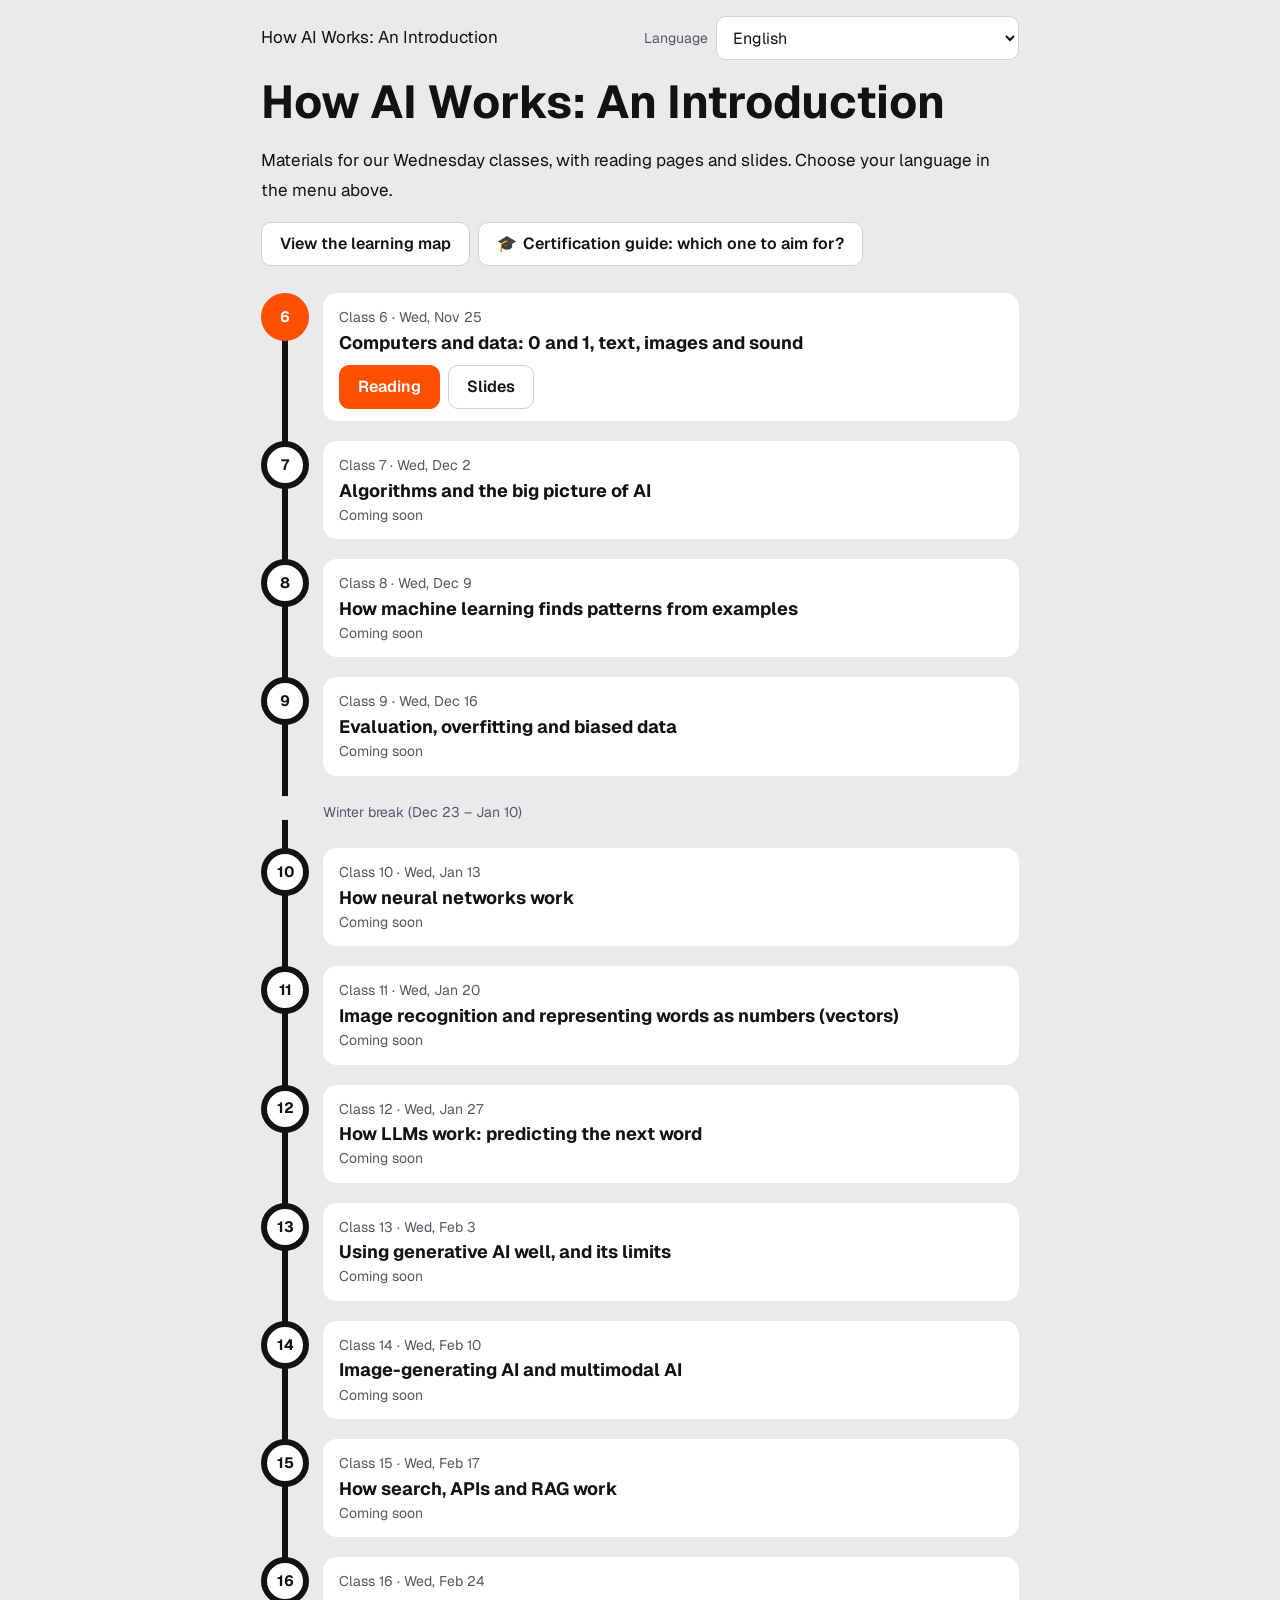
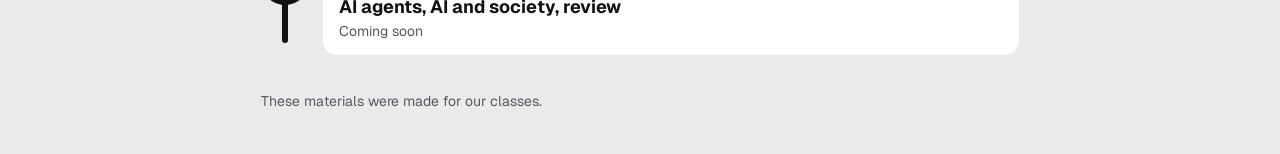
<file: index.html>
<!DOCTYPE html>
<html lang="ja">
<head>
<meta charset="utf-8">
<meta name="viewport" content="width=device-width, initial-scale=1">
<title>AI のしくみ入門</title>
<link rel="preconnect" href="https://fonts.googleapis.com"><link rel="preconnect" href="https://fonts.gstatic.com" crossorigin>
<link href="https://fonts.googleapis.com/css2?family=Geist:wght@400;600;700&family=Noto+Sans+JP:wght@400;700&family=Noto+Sans+SC:wght@400;700&family=Noto+Sans+Devanagari:wght@400;700&family=Noto+Sans+Bengali:wght@400;700&family=Noto+Sans+Sinhala:wght@400;700&family=Noto+Sans+Myanmar:wght@400;700&display=swap" rel="stylesheet">
<link rel="stylesheet" href="assets/style.css">
<style>
.route{list-style:none;margin:0;padding:0;position:relative}
.route::before{content:"";position:absolute;left:21px;top:22px;bottom:22px;width:6px;background:var(--line);border-radius:3px}
.route li{position:relative;display:grid;grid-template-columns:48px minmax(0,1fr);gap:14px;padding:10px 0;align-items:start}
.dot{width:48px;height:48px;border-radius:50%;background:var(--card);border:6px solid var(--line);display:grid;place-items:center;font-weight:700;font-size:15px;position:relative;z-index:1}
.route li.open .dot{background:var(--acc);border-color:var(--acc);color:#fff}
.route li.brk{grid-template-columns:48px minmax(0,1fr)}
.route li.brk .dot{border-style:dashed;border-color:var(--sub);background:var(--bg);width:48px;height:24px;border-width:0}
.st{background:var(--card);border-radius:14px;padding:12px 16px}
.st .d{font-size:14px;color:var(--sub)}
.st .t{font-weight:700;font-size:18px;line-height:1.4}
.st .acts{display:flex;flex-wrap:wrap;gap:8px;margin-top:10px}
.brk .st{background:none;padding:4px 0;color:var(--sub);font-size:14px}
</style>
</head>
<body>
<div class="wrap">
 <div class="top"><span class="home" data-t="siteTitle"></span><label class="langsel"><span data-t="lang"></span><select id="lang"></select></label></div>
 <h1 data-t="siteTitle"></h1>
 <p data-t="siteLead"></p>
 <p style="display:flex;flex-wrap:wrap;gap:8px"><a class="btn" href="map.html" id="maplink" data-t="mapLink"></a><a class="btn" id="certlink" href="https://tomo0916.github.io/ds/certs/">🎓 <span id="certtxt"></span></a></p>
 <ol class="route" id="route"></ol>
 <footer data-t="footer"></footer>
</div>
<script src="assets/core.js"></script>
<script src="assets/schedule.js"></script>
<script>
{
const { rb, esc, fill, detect, loadAll, langSelect, apply, fillText, locale } = window.AI;
let lang = detect();
async function render() {
  const [U] = await loadAll(["assets/i18n"], lang);
  apply(lang); fillText(U.ui); document.getElementById("maplink").href=`map.html?lang=${lang}`; document.getElementById("certtxt").innerHTML = rb(U.ui.certs); document.getElementById("certlink").href = `https://tomo0916.github.io/ds/certs/?lang=${lang}`; document.title = AI.plain(U.ui.siteTitle);
  const items = [];
  SCHEDULE.forEach((s, j) => {
    if (s.breakBefore) items.push(`<li class="brk"><span class="dot"></span><div class="st">${rb(U.ui.winterBreak)}</div></li>`);
    const open = s.ready;
    const d = fmtDate(s.date, locale(lang));
    const acts = open ? `<div class="acts"><a class="btn primary" href="lessons/${s.id}/index.html?lang=${lang}">${rb(U.ui.read)}</a><a class="btn" href="lessons/${s.id}/slides.html?lang=${lang}">${rb(U.ui.slides)}</a></div>` : `<div class="d">${rb(U.ui.soon)}</div>`;
    items.push(`<li class="${open ? "open" : ""}"><span class="dot">${s.n}</span><div class="st"><div class="d">${rb(fill(U.ui.cls, { k: s.n }))} · ${esc(d)}</div><div class="t">${rb(U.sessions[j])}</div>${acts}</div></li>`);
  });
  document.getElementById("route").innerHTML = items.join("");
}
langSelect(document.getElementById("lang"), lang, v => { lang = v; render(); });
render();
}
</script>
</body>
</html>
</file>
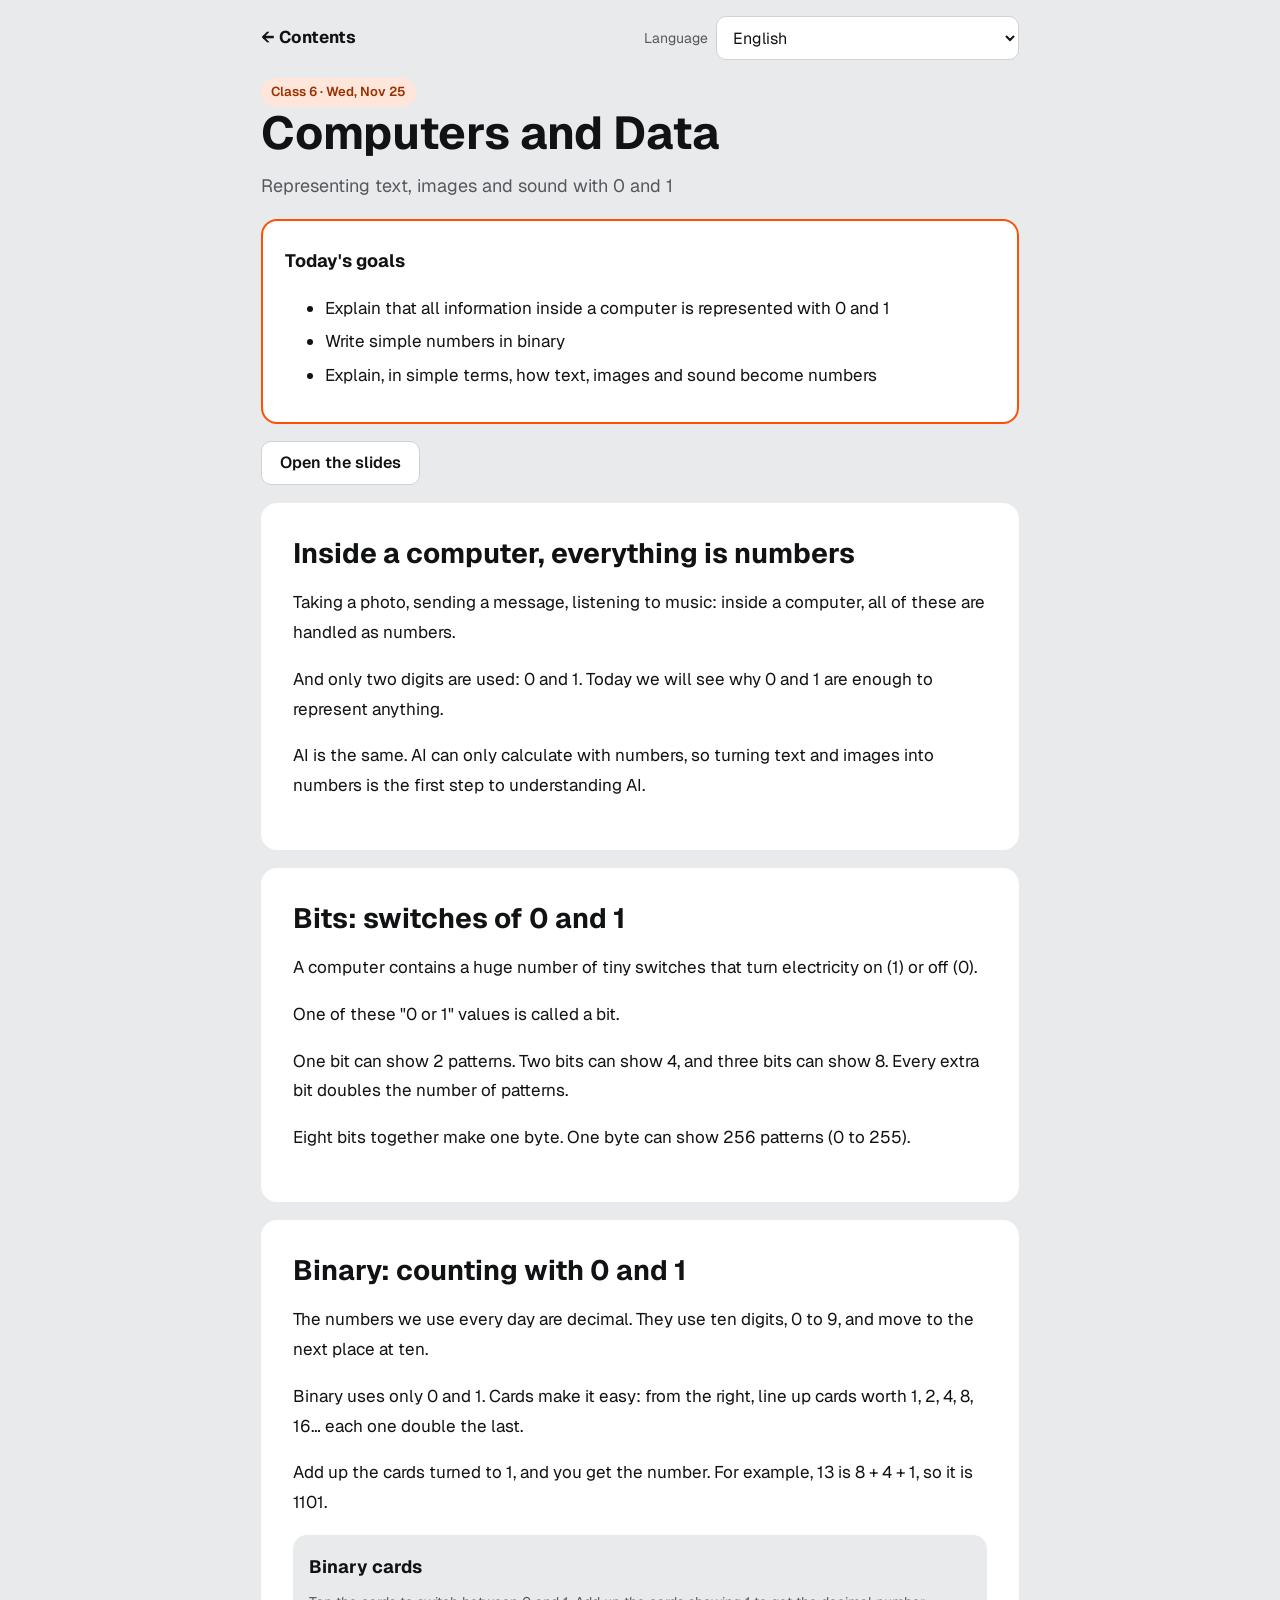
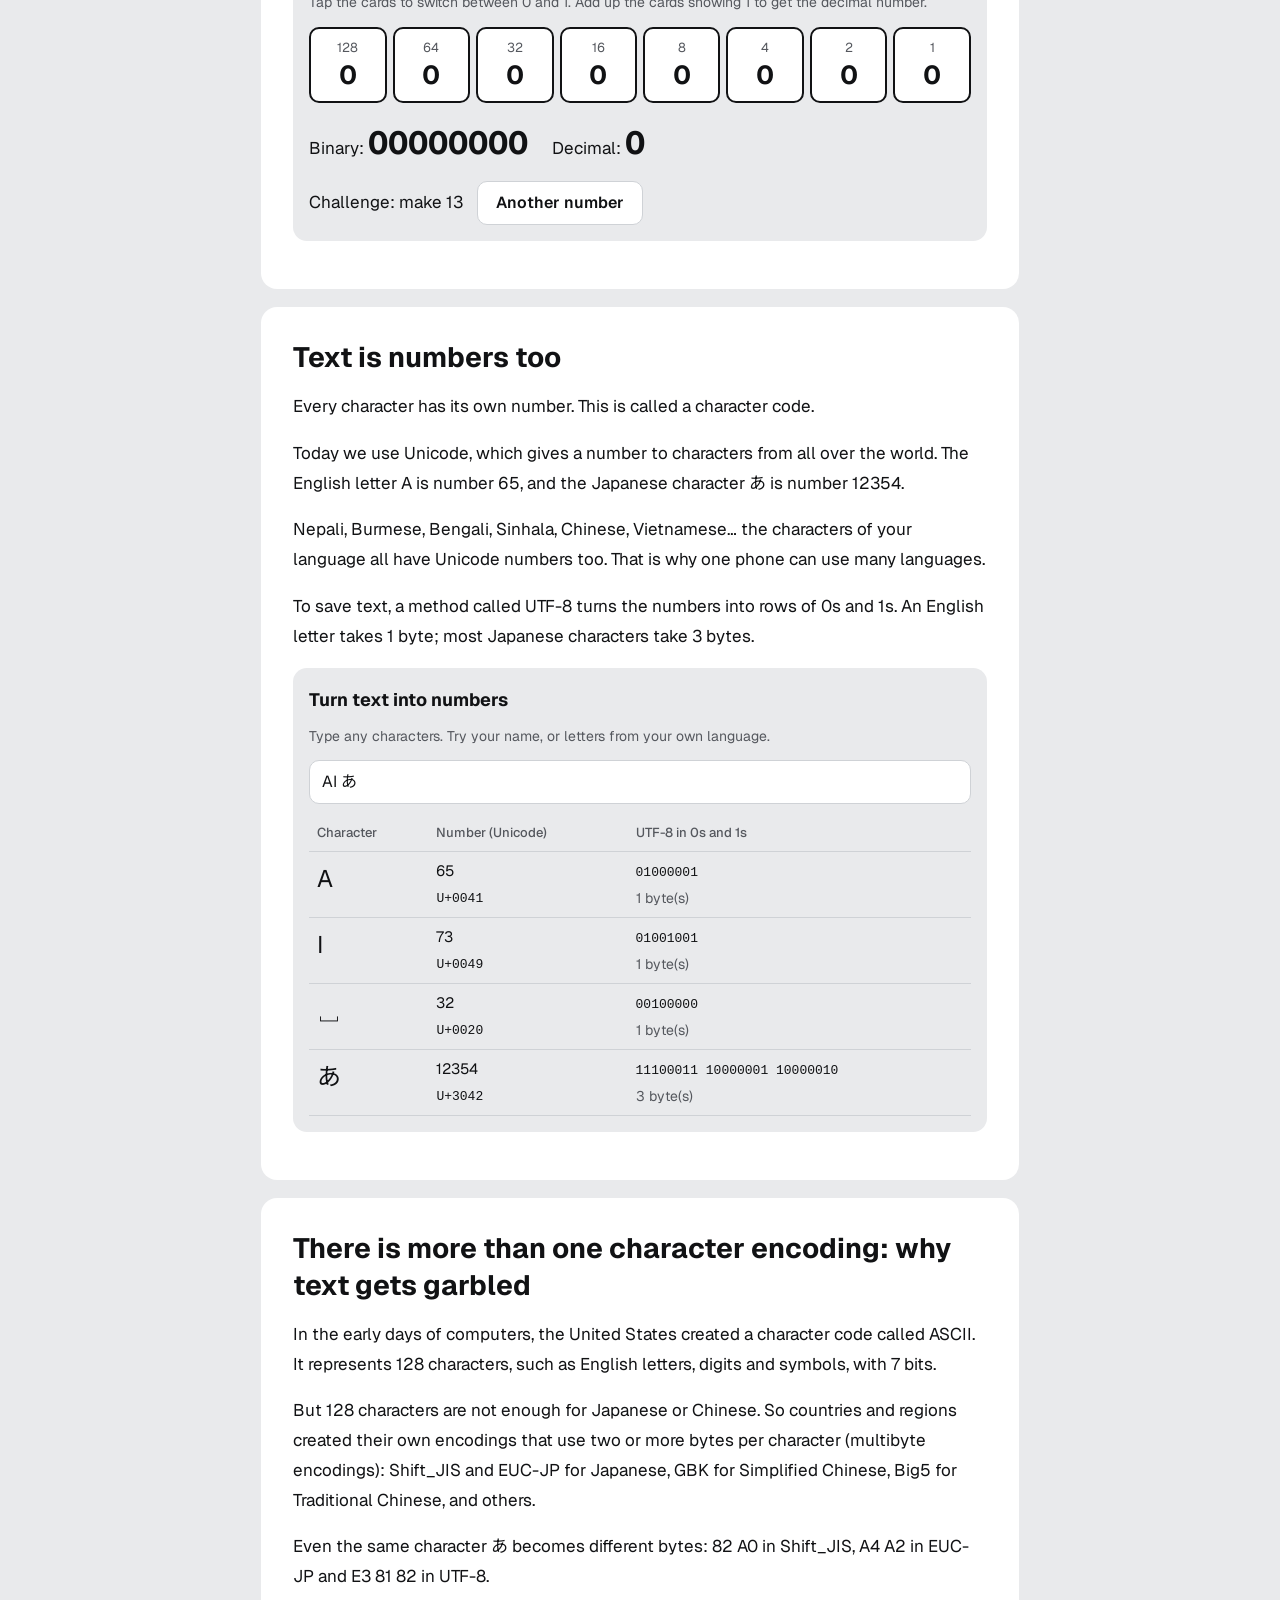
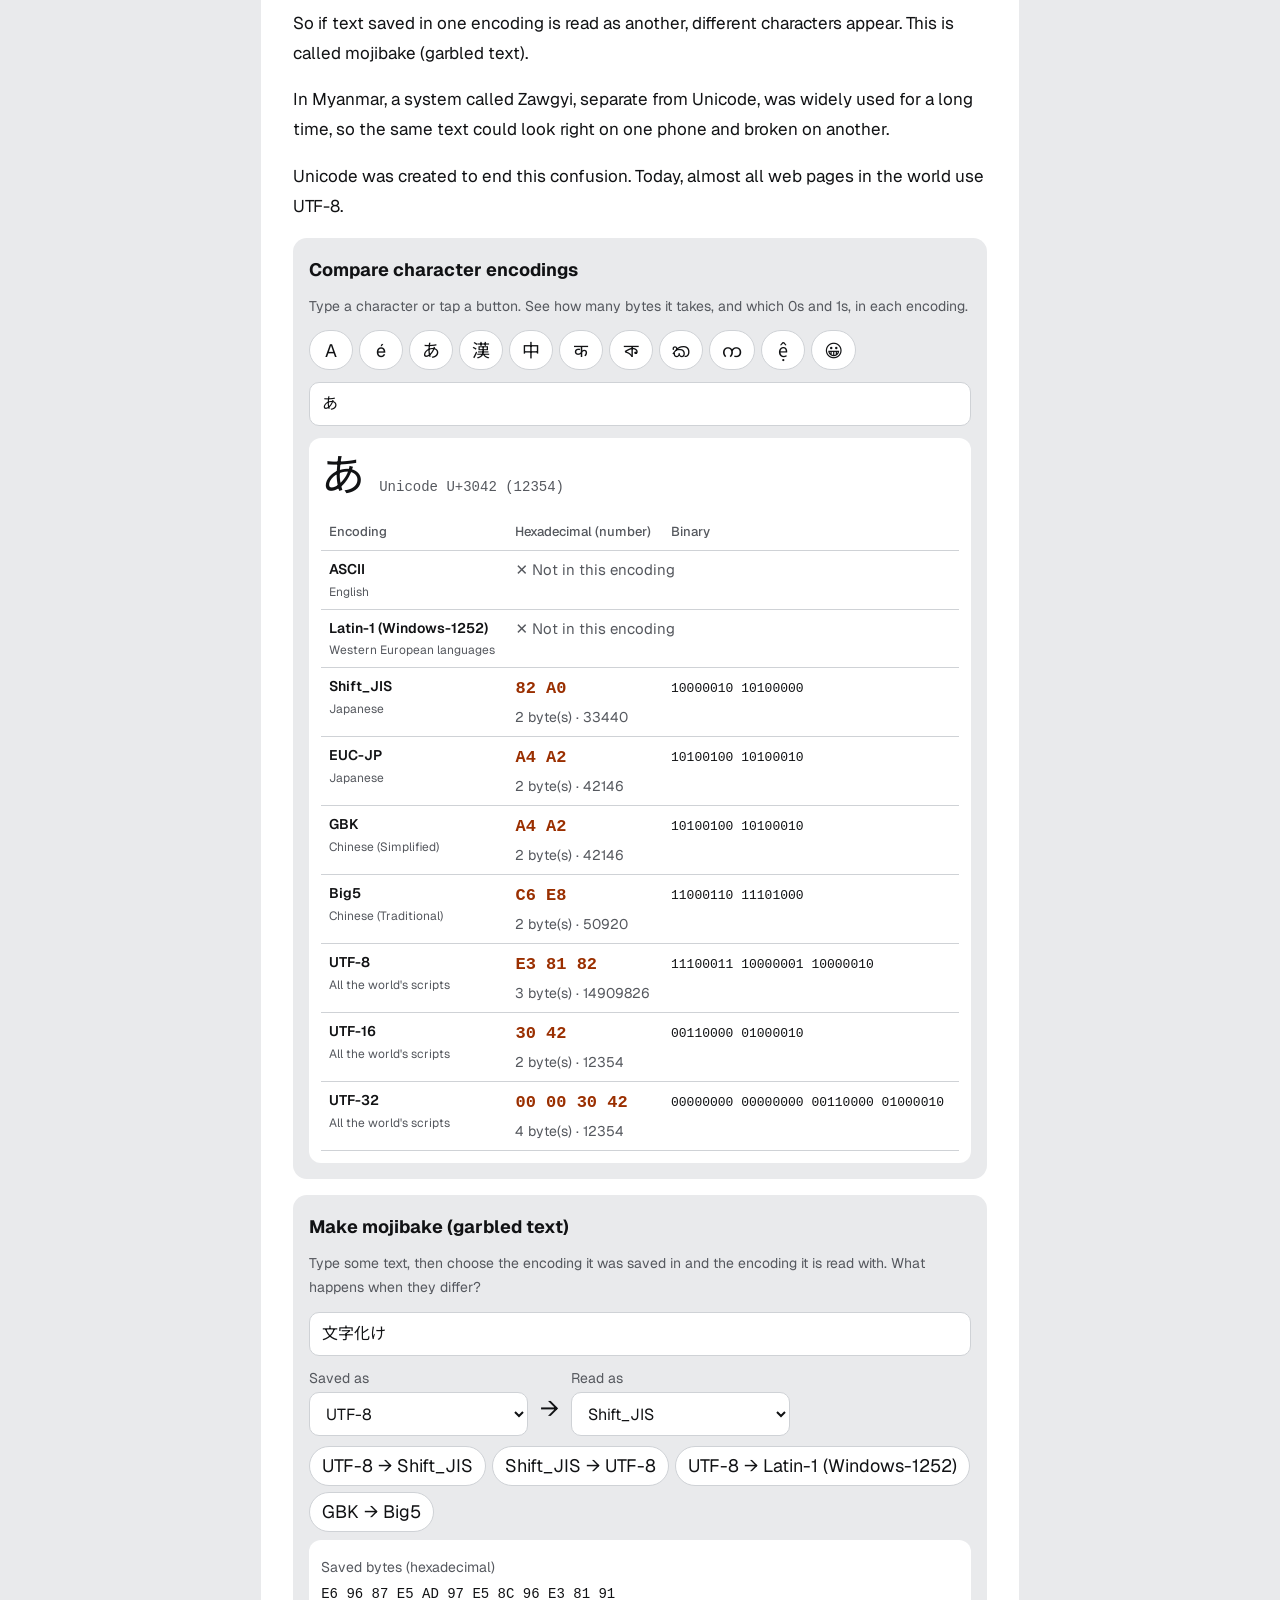
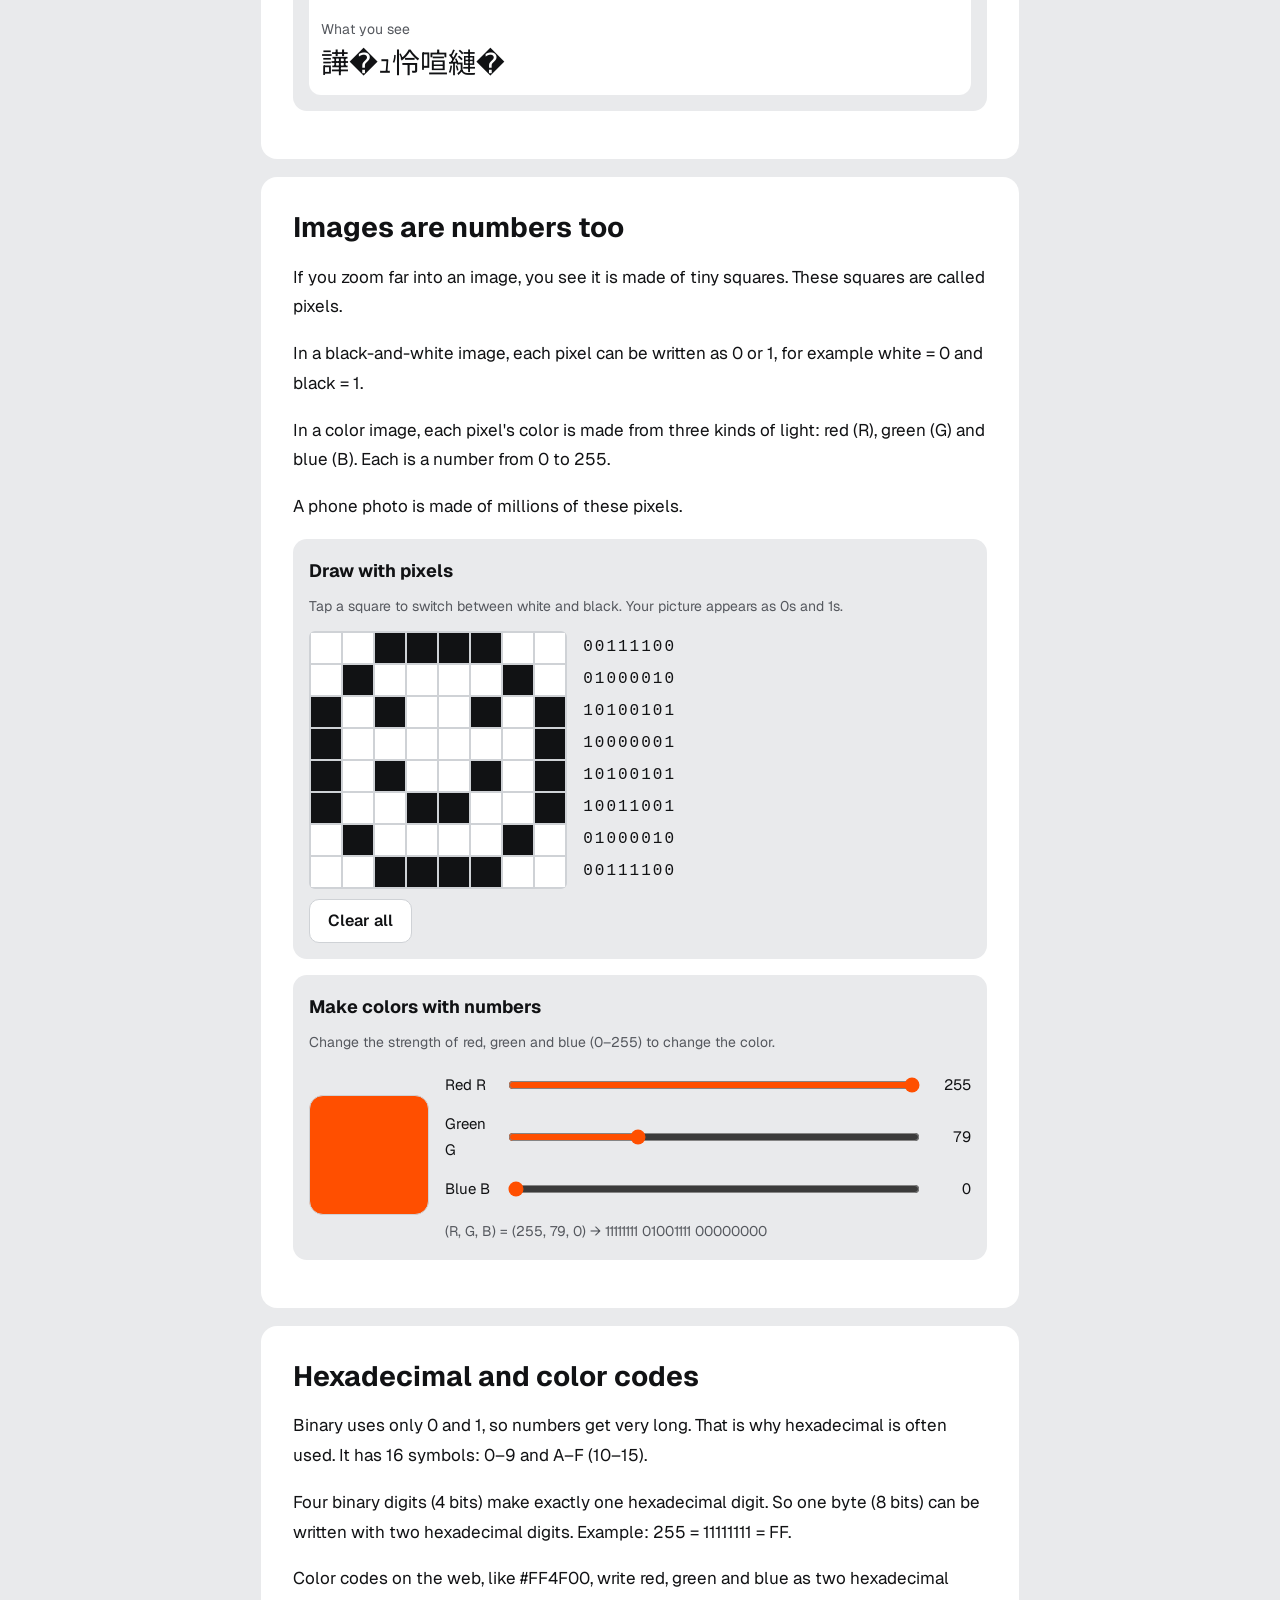
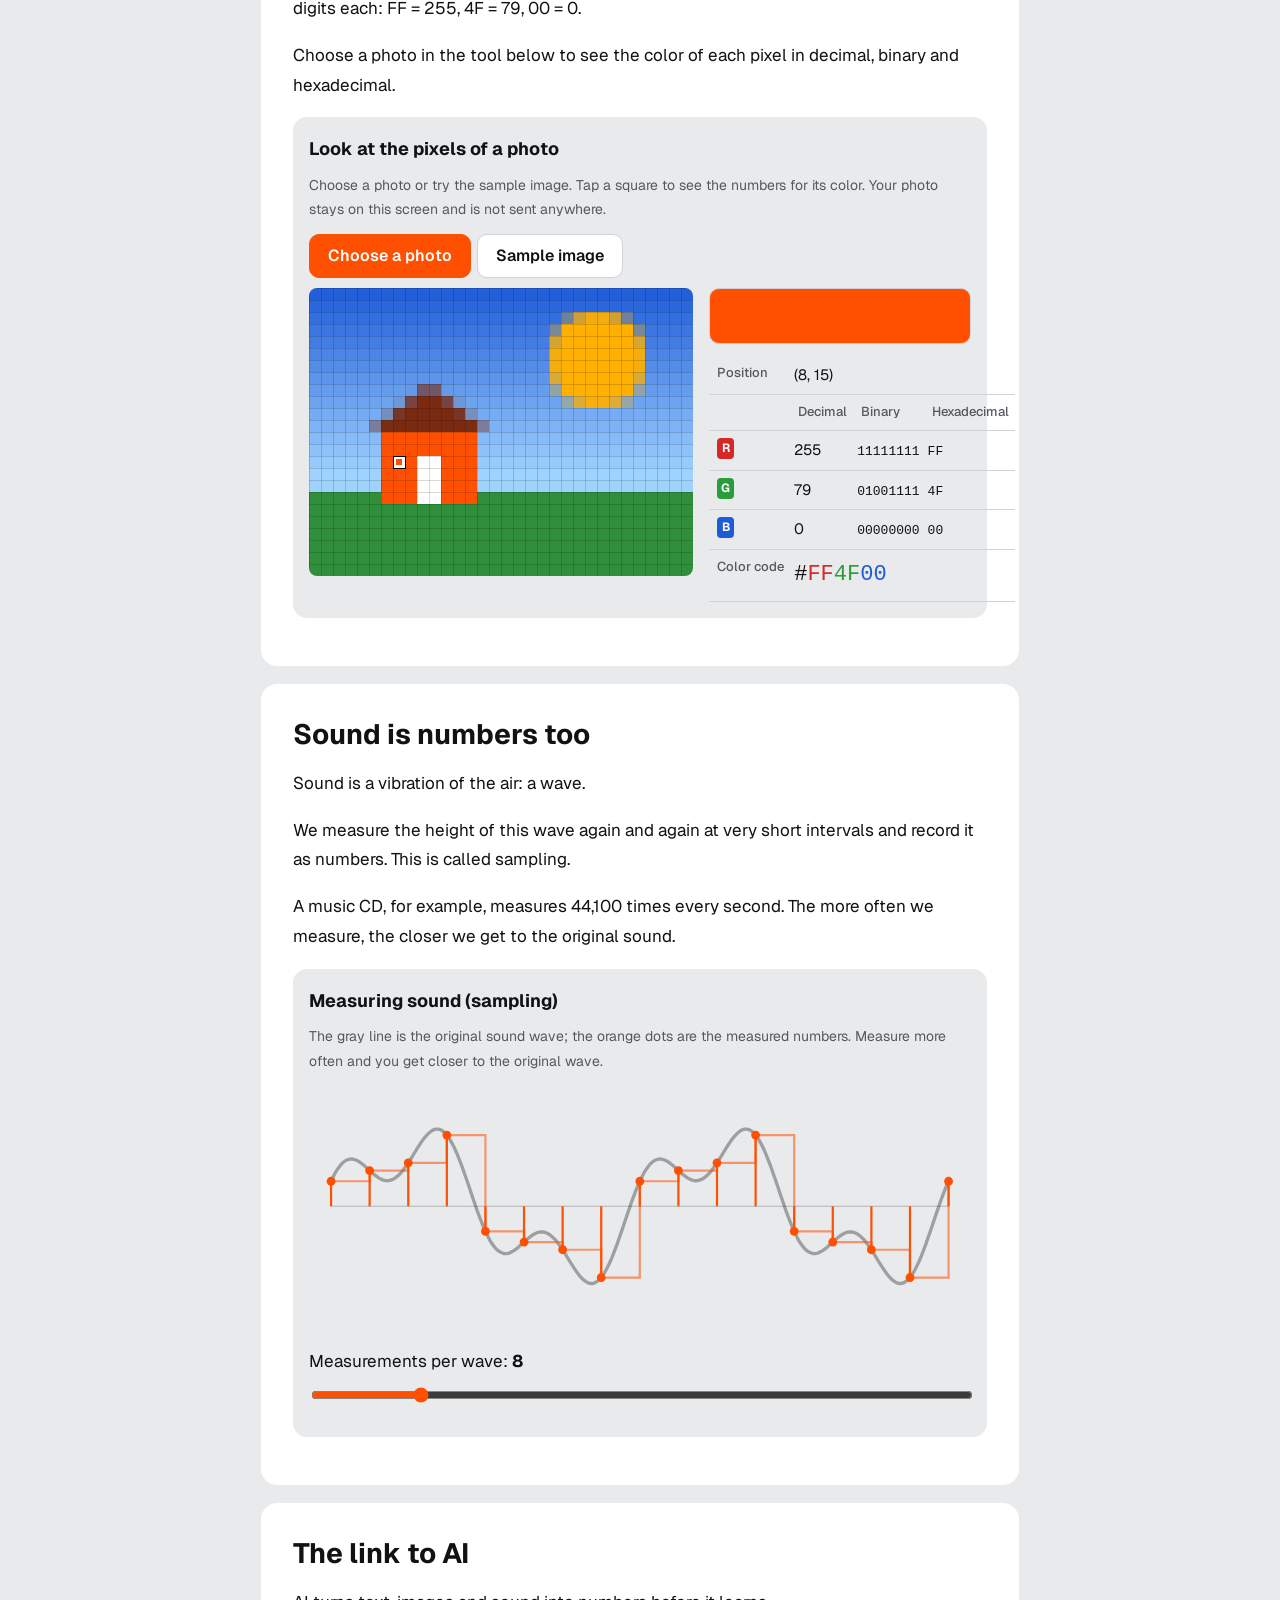
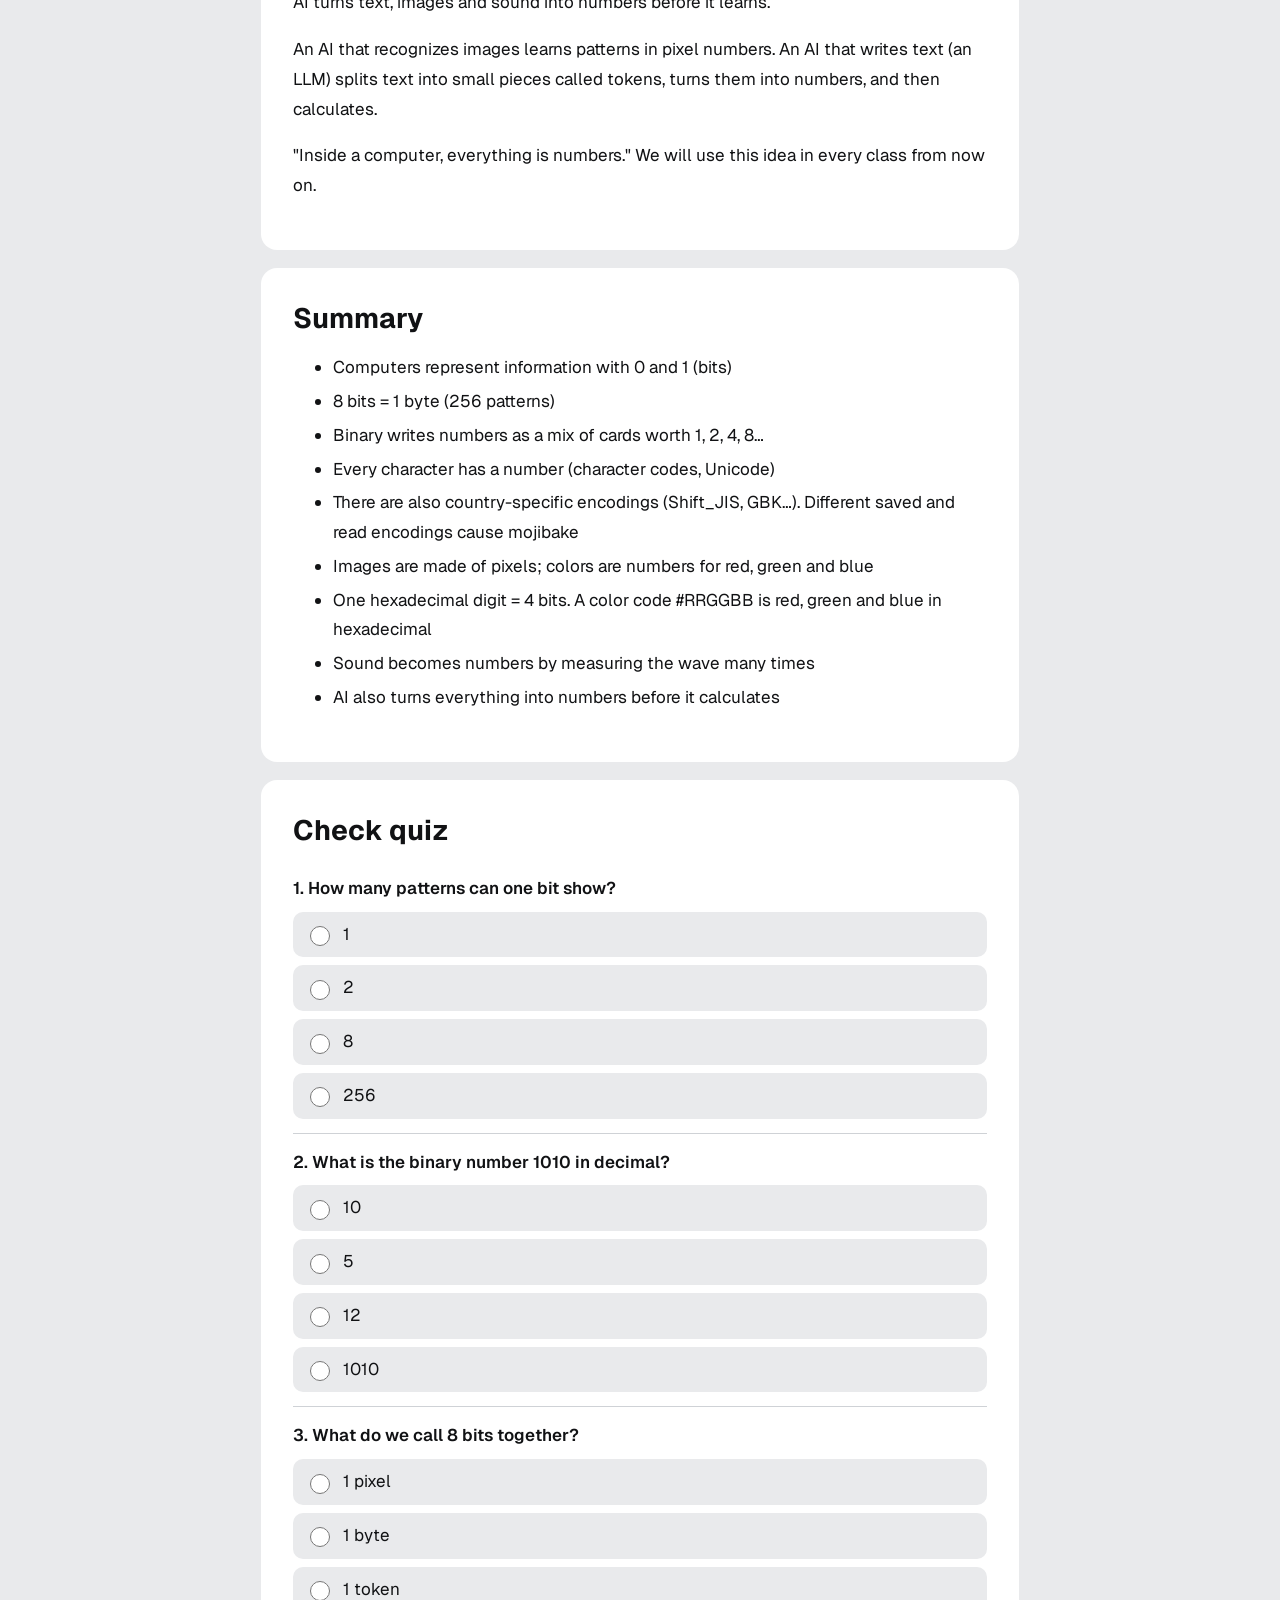
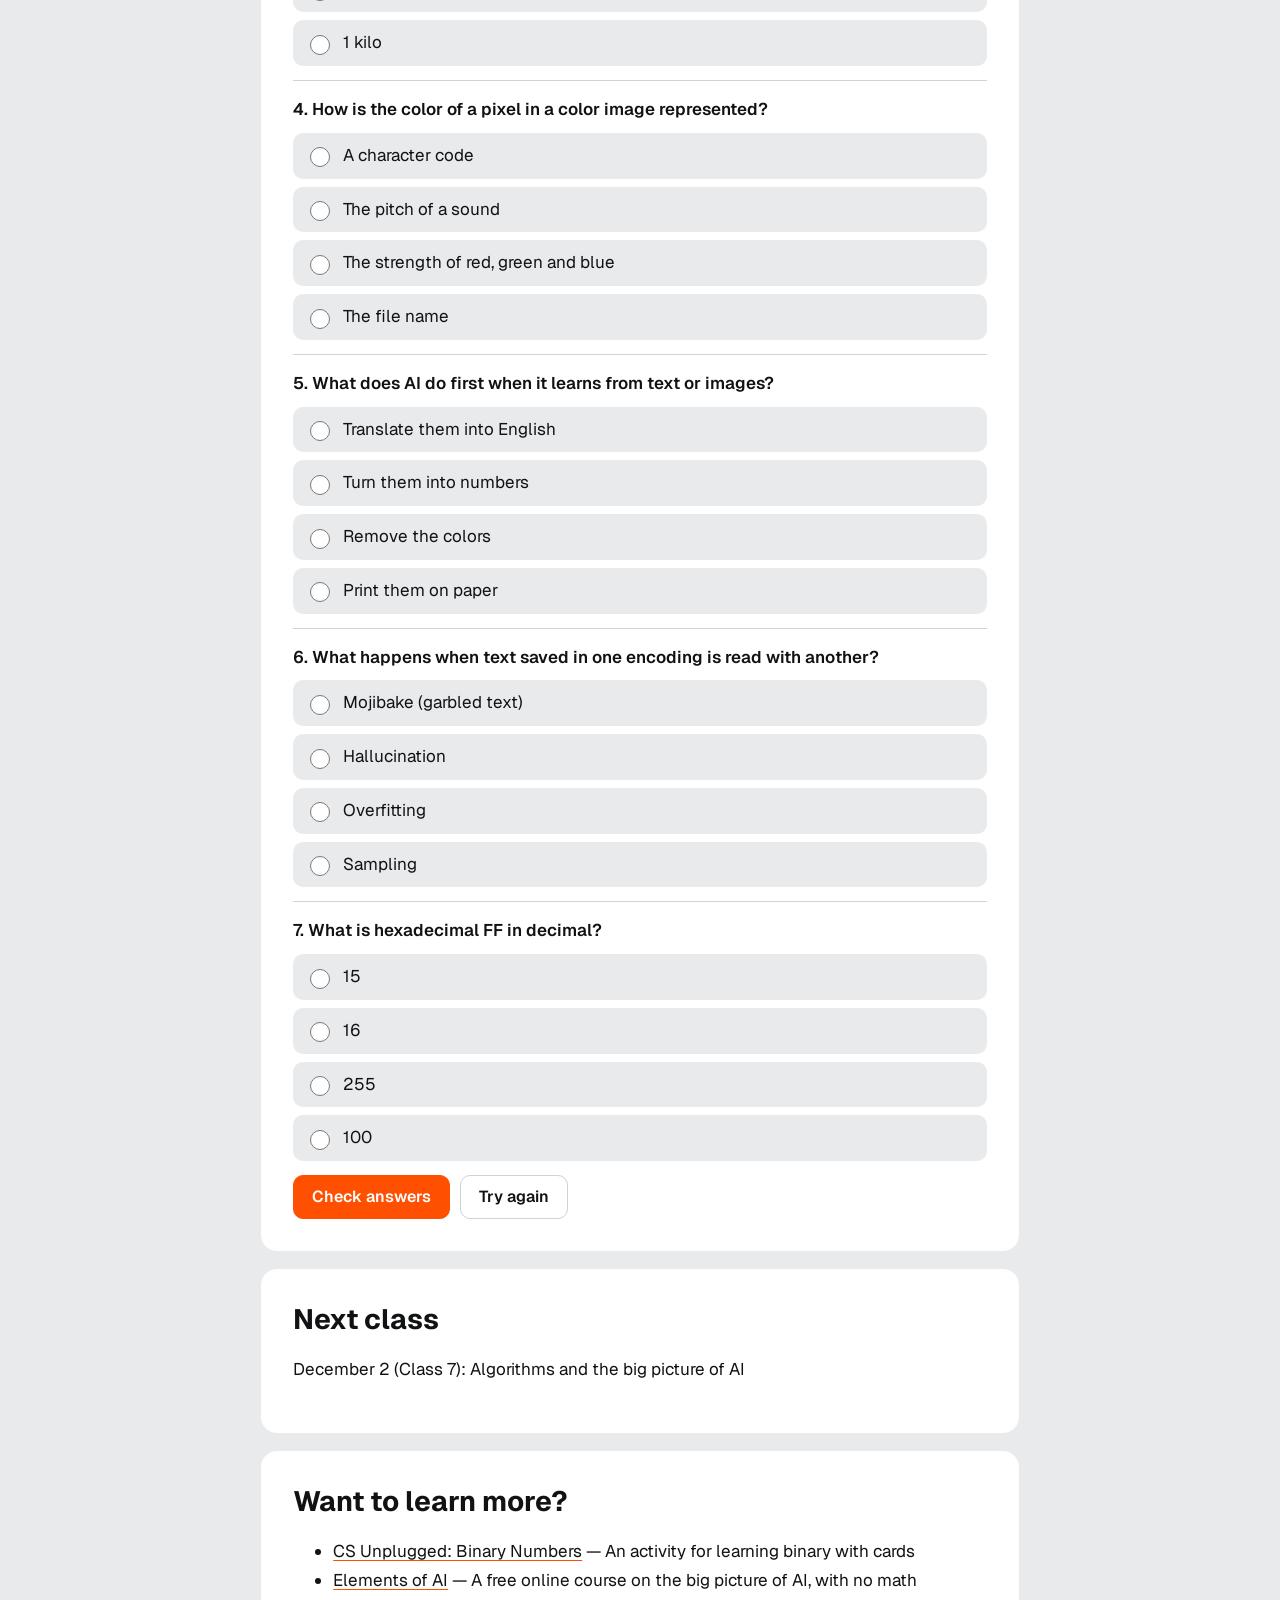
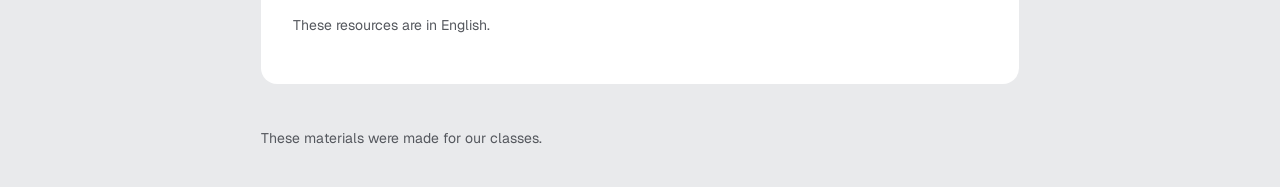
<file: lessons/06/index.html>
<!DOCTYPE html>
<html lang="ja">
<head>
<meta charset="utf-8">
<meta name="viewport" content="width=device-width, initial-scale=1">
<title>第6回 コンピュータとデータ</title>
<link rel="preconnect" href="https://fonts.googleapis.com"><link rel="preconnect" href="https://fonts.gstatic.com" crossorigin>
<link href="https://fonts.googleapis.com/css2?family=Geist:wght@400;600;700&family=Noto+Sans+JP:wght@400;700&family=Noto+Sans+SC:wght@400;700&family=Noto+Sans+Devanagari:wght@400;700&family=Noto+Sans+Bengali:wght@400;700&family=Noto+Sans+Sinhala:wght@400;700&family=Noto+Sans+Myanmar:wght@400;700&display=swap" rel="stylesheet">
<link rel="stylesheet" href="../../assets/style.css">
</head>
<body>
<div class="wrap">
 <div class="top"><a class="home" id="home" href="../../index.html">← <span data-t="toc"></span></a><label class="langsel"><span data-t="lang"></span><select id="lang"></select></label></div>
 <main id="main"></main>
 <footer data-t="footer"></footer>
</div>
<script src="../../assets/core.js"></script>
<script src="../../assets/schedule.js"></script>
<script src="../../assets/tools.js"></script>
<script>
{
const ID = "06";
const { rb, esc, fill, detect, loadAll, langSelect, apply, fillText, locale, plain } = window.AI;
let lang = detect();
const main = document.getElementById("main");
async function render() {
  const [U, L] = await loadAll(["../../assets/i18n", "i18n"], lang);
  const u = U.ui;
  apply(lang); fillText(u);
  document.getElementById("home").href = `../../index.html?lang=${lang}`;
  const s = SCHEDULE.find(x => x.id === ID);
  document.title = plain(fill(u.cls, { k: s.n }) + " " + L.title);
  const li = a => a.map(x => `<li>${rb(x)}</li>`).join("");
  const secs = L.sec.map(x => `<section class="card"><h2>${rb(x.h)}</h2>${x.p.map(p => `<p>${rb(p)}</p>`).join("")}${(x.tool || []).map(t => `<div data-tool="${t}"></div>`).join("")}</section>`).join("");
  const quiz = L.quiz.map((q, i) => `<div class="q" data-i="${i}"><p>${i + 1}. ${rb(q.q)}</p><div class="opts">${q.o.map((o, j) => `<label><input type="radio" name="q${i}" value="${j}"><span>${rb(o)}</span></label>`).join("")}</div><p class="err" hidden>${rb(u.quizNeed)}</p><div class="fb" hidden></div></div>`).join("");
  main.innerHTML = `<span class="tag">${rb(fill(u.cls, { k: s.n }))} · ${esc(fmtDate(s.date, locale(lang)))}</span>
    <h1>${rb(L.title)}</h1><p class="note" style="font-size:18px;margin-top:0">${rb(L.sub)}</p>
    <div class="goalbox"><h3>${rb(u.goalH)}</h3><ul class="goal">${li(L.goal)}</ul></div>
    <p><a class="btn" href="slides.html?lang=${lang}">${rb(u.openSlides)}</a></p>
    ${secs}
    <section class="card"><h2>${rb(u.sumH)}</h2><ul class="sum">${li(L.summary)}</ul></section>
    <section class="card" id="quiz"><h2>${rb(u.quizTitle)}</h2>${quiz}<p class="err" id="qerr" hidden>${rb(u.quizNeedAll)}</p><div style="display:flex;gap:10px;flex-wrap:wrap"><button class="btn primary" id="check">${rb(u.quizCheck)}</button><button class="btn" id="retry" hidden>${rb(u.quizRetry)}</button></div><p class="score" id="score" hidden></p></section>
    <section class="card"><h2>${rb(u.nextH)}</h2><p>${rb(L.next)}</p></section>
    <section class="card"><h2>${rb(u.moreH)}</h2><ul>${L.more.map(m => `<li><a href="${esc(m[0])}" target="_blank" rel="noopener">${esc(m[1])}</a> — ${rb(m[2])}</li>`).join("")}</ul><p class="note">${rb(u.enNote)}</p></section>`;
  Tools.mount(main, u);
  const qs = [...main.querySelectorAll(".q")];
  qs.forEach(q => q.querySelectorAll("input").forEach(r => r.addEventListener("change", () => { q.querySelector(".err").hidden = true; document.getElementById("qerr").hidden = true; })));
  document.getElementById("check").onclick = () => {
    let missing = false, score = 0;
    qs.forEach(q => { const c = q.querySelector("input:checked"); q.querySelector(".err").hidden = !!c; if (!c) missing = true; });
    if (missing) { document.getElementById("qerr").hidden = false; return; }
    qs.forEach((q, i) => {
      const a = L.quiz[i], c = +q.querySelector("input:checked").value, ok = c === a.a;
      if (ok) score++;
      const fb = q.querySelector(".fb"); fb.hidden = false; fb.className = "fb " + (ok ? "ok" : "ng");
      fb.innerHTML = `<b>${rb(ok ? u.quizRight : u.quizWrong)}</b> ${ok ? "" : rb(fill(u.quizAns, { a: a.o[a.a] })) + " "}${rb(a.e)}`;
      q.querySelectorAll("input").forEach(r => r.disabled = true);
    });
    const sc = document.getElementById("score"); sc.hidden = false; sc.innerHTML = rb(fill(u.quizScore, { s: score, t: qs.length }));
    document.getElementById("check").hidden = true; document.getElementById("retry").hidden = false;
  };
  document.getElementById("retry").onclick = () => {
    qs.forEach(q => { q.querySelectorAll("input").forEach(r => { r.disabled = false; r.checked = false; }); q.querySelector(".fb").hidden = true; });
    document.getElementById("score").hidden = true; document.getElementById("check").hidden = false; document.getElementById("retry").hidden = true;
  };
}
langSelect(document.getElementById("lang"), lang, v => { lang = v; render(); });
render();
}
</script>
</body>
</html>
</file>
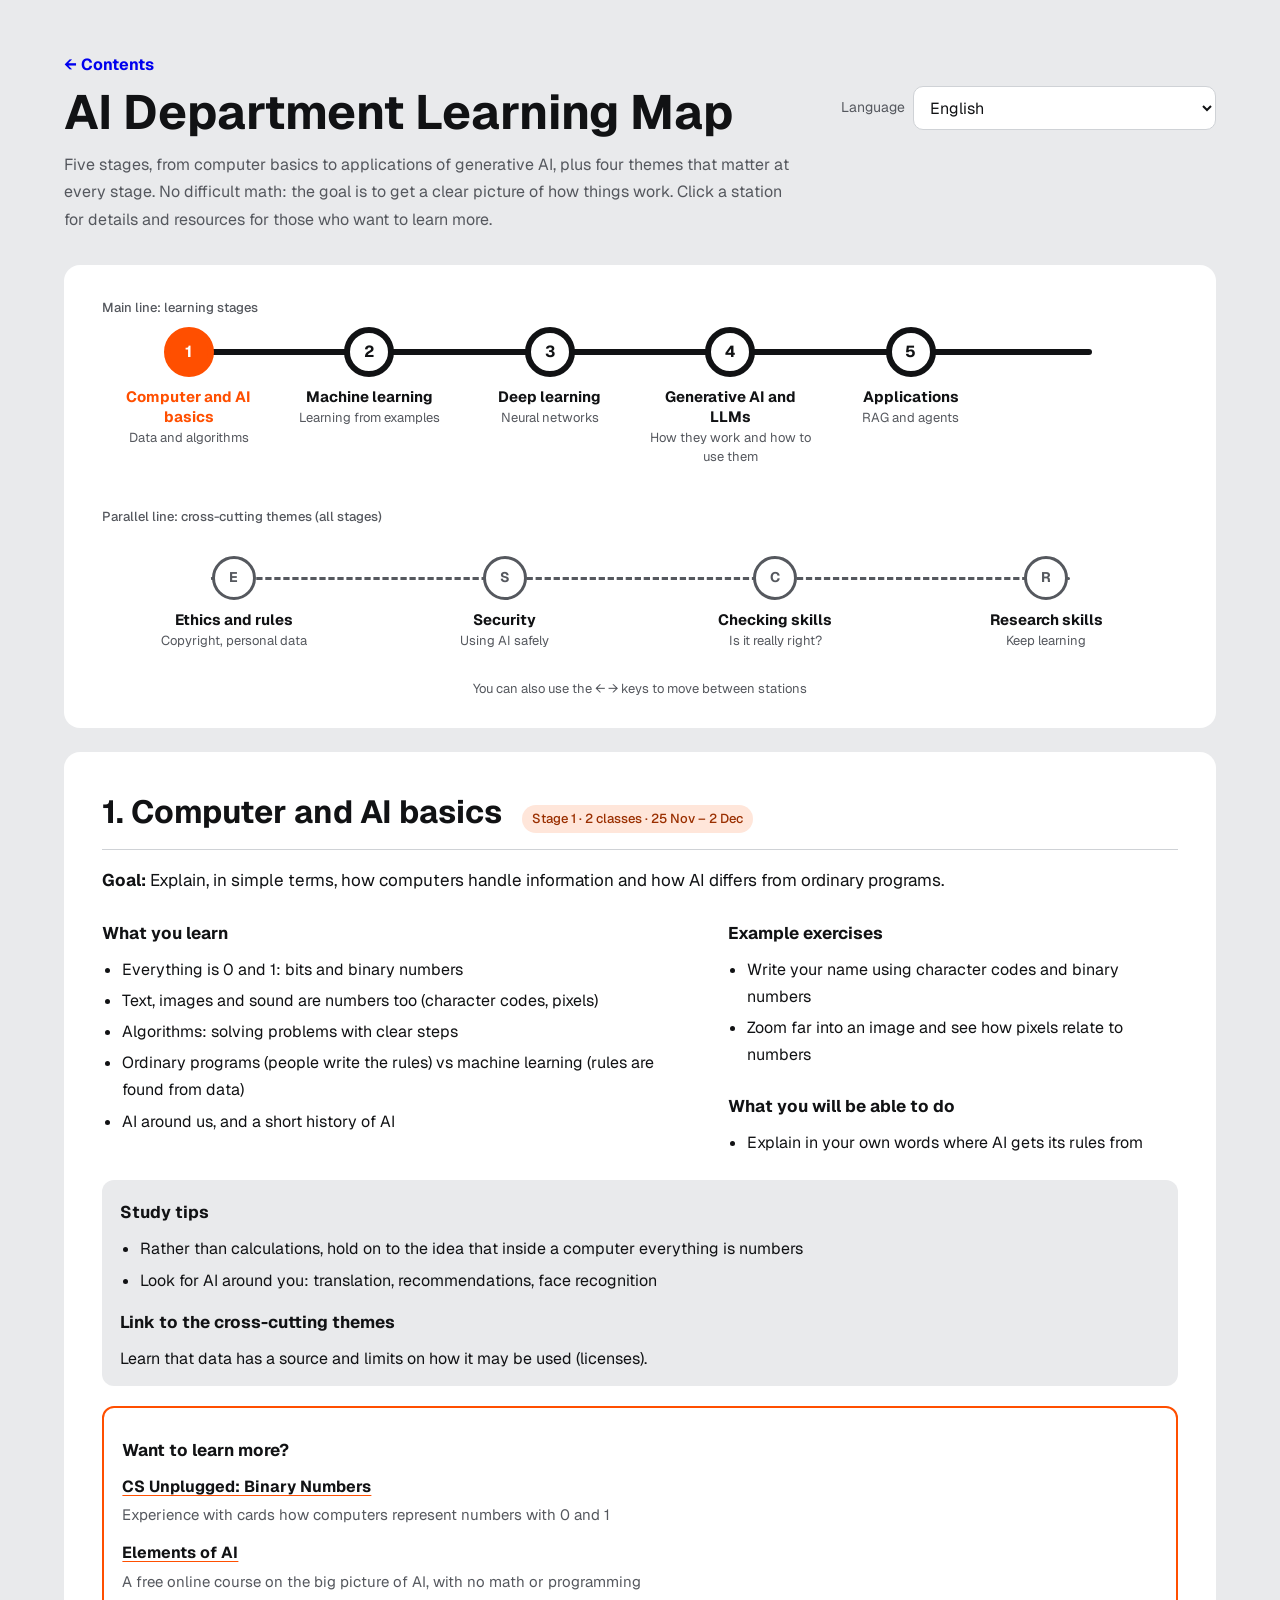
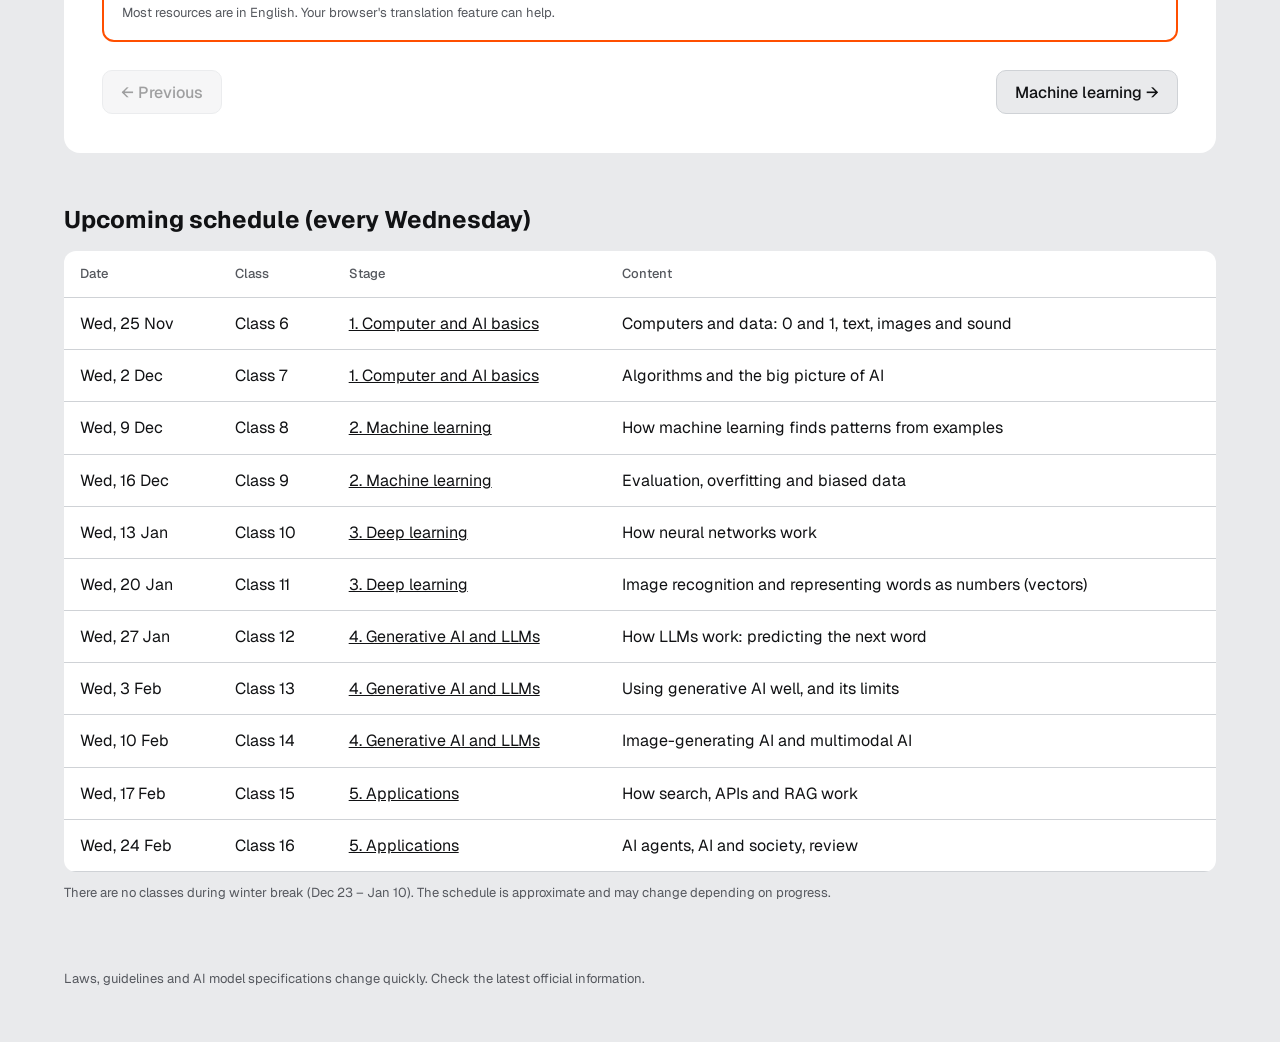
<file: map.html>
<!DOCTYPE html>
<html lang="ja">
<head>
<meta charset="utf-8">
<meta name="viewport" content="width=device-width, initial-scale=1">
<title>AI学科 学習マップ</title>
<link rel="preconnect" href="https://fonts.googleapis.com">
<link rel="preconnect" href="https://fonts.gstatic.com" crossorigin>
<link href="https://fonts.googleapis.com/css2?family=Geist:wght@400;500;700&family=Noto+Sans+JP:wght@400;500;700&family=Noto+Sans+SC:wght@400;700&family=Noto+Sans+Devanagari:wght@400;700&family=Noto+Sans+Bengali:wght@400;700&family=Noto+Sans+Sinhala:wght@400;700&family=Noto+Sans+Myanmar:wght@400;700&display=swap" rel="stylesheet">
<style>
/* VOICE: 落ち着いた教務資料。正確で、教員がそのまま授業設計に使える
   IDEA: 路線図。基礎から総合プロジェクトまでを駅として進む一本の路線
   PICTURE: 6駅の本線と、全区間を並走する横断テーマ線。駅を押すと解説が開く
   COLOUR and TYPE: アルミ地に黒、現在地だけオレンジ。Geist + Noto Sans JP
   LAYOUT: 上に路線図、下に詳細パネル、最後に年間計画表。600px以下で縦路線 */
:root{color-scheme:light dark;--bg:light-dark(#e9eaec,#141517);--card:light-dark(#ffffff,#1d1f22);--ink:light-dark(#111214,#eceef0);--sub:light-dark(#55585e,#a3a7ae);--line:light-dark(#111214,#d8dbe0);--rule:light-dark(#cfd2d6,#2e3136);--acc:#ff4f00;--accsoft:light-dark(#ffe6da,#3a1c0f)}
:root[data-theme=light]{color-scheme:light}:root[data-theme=dark]{color-scheme:dark}
*{box-sizing:border-box;min-width:0}
body{margin:0;background:var(--bg);color:var(--ink);font:16px/1.7 "Geist","Noto Sans JP","Noto Sans SC","Noto Sans Devanagari","Noto Sans Bengali","Noto Sans Sinhala","Noto Sans Myanmar",system-ui,sans-serif;overflow-x:clip}
.band{padding:clamp(28px,4vw,56px) max(5vw,16px)}
.wrap{max-width:1240px;margin:0 auto}
h1{font-size:clamp(32px,5vw,48px);line-height:1.1;margin:0 0 12px;font-weight:700;text-wrap:balance}
h2{font-size:24px;line-height:1.3;margin:0 0 16px;font-weight:700}
h3{font-size:17px;margin:24px 0 8px;font-weight:700}
.lead{color:var(--sub);max-width:46em;margin:0}
.map{margin-top:32px;background:var(--card);border-radius:16px;padding:32px clamp(16px,3vw,40px) 28px}
.track-label{font-size:13px;color:var(--sub);margin:0 0 8px;font-weight:500}
.route{position:relative;display:grid;grid-template-columns:repeat(6,minmax(0,1fr));gap:8px;list-style:none;margin:0;padding:0}
.route::before{content:"";position:absolute;left:8%;right:8%;top:22px;height:6px;background:var(--line);border-radius:3px}
.route.sub{grid-template-columns:repeat(4,minmax(0,1fr));margin-top:28px}
.route.sub::before{height:0;background:none;border-top:3px dashed var(--sub);top:21px;left:10%;right:10%}
.st{position:relative;display:flex;flex-direction:column;align-items:center;text-align:center;gap:10px;background:none;border:0;color:inherit;font:inherit;cursor:pointer;padding:0 4px 8px;min-height:44px;border-radius:10px;width:100%}
.dot{width:50px;height:50px;border-radius:50%;background:var(--card);border:6px solid var(--line);display:grid;place-items:center;font-weight:700;font-size:16px;transition:transform .2s}
.sub .dot{width:44px;height:44px;border:3px solid var(--sub);font-size:14px;color:var(--sub)}
.st>span:last-child{display:flex;flex-direction:column;align-items:center;gap:2px}
.st .nm{font-weight:700;font-size:15px;line-height:1.35}
.st .ds{font-size:13px;color:var(--sub);line-height:1.4}
.st:hover .dot{transform:scale(1.08)}
.st:focus-visible{outline:3px solid var(--acc);outline-offset:4px}
.st[aria-current=true] .dot{border-color:var(--acc);background:var(--acc);color:#fff}
.st[aria-current=true] .nm{color:var(--acc)}
.hint{font-size:13px;color:var(--sub);margin:20px 0 0;text-align:center}
.panel{background:var(--card);border-radius:16px;padding:clamp(20px,3vw,40px);margin-top:24px}
.phead{display:flex;flex-wrap:wrap;gap:12px 20px;align-items:baseline;border-bottom:1px solid var(--rule);padding-bottom:16px}
.phead h2{margin:0;font-size:clamp(24px,3vw,32px)}
.tag{font-size:13px;font-weight:500;background:var(--accsoft);color:light-dark(#9a2f00,#ffb08c);padding:3px 10px;border-radius:999px;white-space:nowrap}
.goal{font-size:17px;margin:16px 0 0;max-width:52em}
.cols{display:grid;grid-template-columns:minmax(0,1.3fr) minmax(0,1fr);gap:8px 40px}
ul.pts{margin:0;padding-left:1.2em}ul.pts li{margin:4px 0}
.box{background:var(--bg);border-radius:12px;padding:4px 18px 14px;margin-top:20px}
.box h3{margin-top:14px}
.more{border:2px solid var(--acc);border-radius:12px;padding:4px 18px 16px;margin-top:20px}
.res{list-style:none;margin:0;padding:0;display:grid;gap:12px}
.res li{display:flex;flex-direction:column;gap:2px}
.res a{color:var(--ink);font-weight:700;text-decoration-color:var(--acc);text-underline-offset:3px;overflow-wrap:anywhere}
.res span{color:var(--sub);font-size:15px}
.nav{display:flex;justify-content:space-between;gap:12px;margin-top:28px;flex-wrap:wrap}
.btn{min-height:44px;padding:0 18px;border-radius:10px;border:1px solid var(--rule);background:var(--bg);color:var(--ink);font:inherit;font-weight:500;cursor:pointer}
.btn:hover{border-color:var(--ink)}.btn:focus-visible{outline:3px solid var(--acc);outline-offset:2px}
.btn[disabled]{opacity:.4;cursor:default}
table{width:100%;border-collapse:collapse;background:var(--card);border-radius:12px;overflow:hidden}
th,td{text-align:left;padding:12px 16px;border-bottom:1px solid var(--rule);vertical-align:top}
th{font-size:13px;color:var(--sub);font-weight:500}
td.n{text-align:right;white-space:nowrap}
.note{font-size:13px;color:var(--sub);margin-top:10px}
footer{font-size:13px;color:var(--sub)}
.top{display:flex;justify-content:space-between;align-items:flex-start;gap:16px;flex-wrap:wrap}
.langsel span{white-space:nowrap}
.langsel{display:flex;align-items:center;gap:8px;font-size:14px;color:var(--sub)}
.langsel select{min-height:44px;font:inherit;font-size:16px;color:var(--ink);background:var(--card);border:1px solid var(--rule);border-radius:10px;padding:0 12px;max-width:100%}
.langsel select:focus-visible{outline:3px solid var(--acc);outline-offset:2px}
rt{font-size:.55em;color:var(--sub)}
html:lang(my) body{line-height:1.9}
@media(max-width:760px){.cols{grid-template-columns:minmax(0,1fr)}}
@media(max-width:600px){
 .route,.route.sub{grid-template-columns:minmax(0,1fr);gap:14px}
 .route::before{left:23px;right:auto;top:24px;bottom:24px;width:6px;height:auto}
 .route.sub::before{left:20px;top:22px;bottom:22px;border-top:0;border-left:3px dashed var(--sub);width:0}
 .st{flex-direction:row;text-align:left;align-items:center;gap:14px;padding:0}
 .st>span:last-child{align-items:flex-start}
 .dot{flex:none}.sub .dot{margin-left:3px}
 table{font-size:13px}.stack thead{display:none}.stack tr{display:grid;padding-block:10px;border-bottom:1px solid var(--rule)}.stack td{display:flow-root;border:0;padding:3px 12px;padding-inline-start:7em;text-align:start}.stack td::before{content:attr(data-l);float:inline-start;width:6.5em;margin-inline-start:-6.5em;color:var(--sub)}
}
@media(prefers-reduced-motion:reduce){.dot{transition:none}}
</style>
</head>
<body>
<header class="band">
 <div class="wrap">
  <p style="margin:0 0 8px"><a id="backlink" href="index.html" style="font-weight:700;text-decoration:none">← <span id="t-toc"></span></a></p>
  <div class="top">
   <h1 id="t-title">AI学科 学習マップ</h1>
   <label class="langsel"><span id="t-lang">言語</span><select id="lang"></select></label>
  </div>
  <p class="lead" id="t-lead"></p>
  <div class="map" role="navigation" aria-label="map">
   <p class="track-label" id="t-trackMain"></p>
   <ol class="route" id="main"></ol>
   <p class="track-label" style="margin-top:32px" id="t-trackSub"></p>
   <ul class="route sub" id="sub"></ul>
   <p class="hint" id="t-hint"></p>
  </div>
  <article class="panel" id="panel" aria-live="polite"></article>
 </div>
</header>
<section class="band" style="padding-top:0">
 <div class="wrap">
  <h2 id="t-planTitle"></h2>
  <table class="stack">
   <thead><tr><th id="t-thDate"></th><th id="t-thCls"></th><th id="t-thStage"></th><th id="t-thAim"></th></tr></thead>
   <tbody id="plan"></tbody>
  </table>
  <p class="note" id="t-planNote"></p>
 </div>
</section>
<footer class="band" style="padding-top:0"><div class="wrap" id="t-footer"></div></footer>
<script>
const DATA={"ja":{"ui":{"title":"AI学科 学習マップ","lead":"コンピュータの基礎から生成AIの応用までの5つの段階と、どの段階でも大切な4つのテーマをまとめました。むずかしい計算はしません。「どんなしくみか」をイメージでつかむことが目標です。駅をクリックすると、くわしい説明と、もっと学びたい人向けの教材が開きます。","trackMain":"本線:学習ステップ","trackSub":"並走線:横断テーマ(全区間で扱う)","hint":"← → キーでも前後の駅に移動できます","goal":"目標","topics":"学ぶ内容","ex":"演習の例","check":"できるようになること","tips":"学習のコツ","cross":"横断テーマとのつながり","stepTag":"ステップ{n}・{s}回・{term}","themeTag":"横断テーマ・全段階で扱う","prev":"前へ","next":"次へ","planTitle":"今後の日程(毎週水曜日)","thStage":"段階","planNote":"冬季休業(12月23日〜1月10日)のあいだは授業がありません。日程はおおまかな予定で、進み具合によって変わることがあります。","footer":"法規・ガイドライン・モデルの仕様は更新が速いため、最新版を公式情報で確認してください。","lang":"言語","sessions":"{s}回","cls":"第{k}回","thDate":"日付","thCls":"回","thAim":"内容","more":"もっと学びたい人へ","enNote":"多くは英語の教材です。ブラウザの翻訳機能を使うと読みやすくなります。"},"steps":[{"nm":"コンピュータとAIの基礎","ds":"データ・アルゴリズム","goal":"コンピュータが情報をどう扱うかと、AIがふつうのプログラムとどう違うかを、イメージで説明できる。","topics":["すべては0と1:ビットと2進数","文字・画像・音も数字で表される(文字コード、ピクセル)","アルゴリズム:手順を決めて問題を解く考え方","ふつうのプログラム(ルールを人が書く)と機械学習(データからルールを見つける)の違い","身の回りのAIと、AIの歴史"],"ex":["自分の名前を文字コードや2進数で表してみる","画像を大きく拡大して、ピクセルと数字の関係を確かめる"],"check":["「AIはルールをどこから手に入れるのか」を自分の言葉で説明できる"],"tips":["細かい計算より「コンピュータの中では何でも数字」というイメージをつかもう","翻訳・おすすめ・顔認証など、身の回りのAIを探してみよう"],"cross":"データには出どころと、使ってよい範囲(ライセンス)があることを知る。","res":["コンピュータが0と1で数を表すしくみを、カードを使って体験できる","数式もプログラミングもなしで、AIの全体像を学べる無料のオンライン講座"]},{"nm":"機械学習","ds":"例から学ぶ","goal":"機械学習が「たくさんの例からパターンを見つける」しくみであることを、身近な例で説明できる。","topics":["学習と予測:データ(例)と正解(ラベル)から学ぶ","特徴量:何に注目して判断するか","分類と回帰:種類を当てる・数を当てる","評価:学習に使っていないデータで確かめる","過学習(覚えすぎ)とデータのかたより"],"ex":["Teachable Machineで、カメラに写したものを見分けるモデルを作る","わざとかたよったデータで学習させ、結果がどう変わるか比べる"],"check":["「学習 → 予測 → 評価」の流れを図で説明できる"],"tips":["数式はいらない。「たくさんの例 → パターン → 予測」の流れをつかもう","うまくいかないときは、まずデータを見直そう"],"cross":"データがかたよっていると、AIの判断もかたよることを知る。","res":["カメラや音声で、自分だけの見分けるAIをブラウザで作れる","機械学習の基本を、アニメーションや図で学べるGoogleの無料講座"]},{"nm":"ディープラーニング","ds":"ニューラルネット","goal":"ニューラルネットワークが、たくさんの小さな計算のつながりで、まちがい(誤差)を少しずつ減らして学ぶことをイメージできる。","topics":["ニューロンと重み:入力に重みをかけて足し合わせる","層を重ねると、複雑な特徴をとらえられる","学習とは、予測と正解のずれを少しずつ小さくすること","画像認識:線 → 形 → 物と、段階的に特徴をとらえる","ベクトル:言葉や画像を数字の並びで表すと「近さ」を計算できる"],"ex":["TensorFlow Playgroundで、層やニューロンの数を変えて学習の様子を見る","意味が近い言葉どうしが近くに並ぶ「言葉の地図」を考えてみる"],"check":["ニューラルネットが学習のときに何を調整しているかを説明できる"],"tips":["脳とまったく同じではない。「たくさんの数字を少しずつ調整する計算」と考えよう","動くツールで見ると、文章で読むよりずっとわかりやすい"],"cross":"顔や声のデータにはプライバシーや肖像権があり、ディープフェイクの危険もあることを知る。","res":["ニューラルネットが学習する様子を、ブラウザで動かしながら見られる","ニューラルネットのしくみを美しいアニメーションで説明する動画シリーズ"]},{"nm":"生成AI・LLM","ds":"しくみと使い方","goal":"LLMが「次に来る言葉を予測する」ことで文章を作っていると説明でき、得意なこと・苦手なことを知って上手に使える。","topics":["トークン:文章を小さな単位に分けて扱う","次の言葉の予測をくり返して文章を作る","Transformerと注意(Attention):文の中で大事な言葉に注目するしくみ","大量の文章で学習し、人のフィードバックで調整される","ハルシネーション:もっともらしいまちがい","上手な頼み方(プロンプト):目的・条件・例・出力の形を伝える","画像を作るAIや、画像・音声も扱えるAI"],"ex":["Transformer Explainerで、次に来る言葉の確率を見てみる","同じ質問をプロンプトを変えて聞き、答えのちがいを比べる"],"check":["LLMがまちがえることがある理由を説明できる"],"tips":["AIの答えは「下書き」。大事なことは必ず自分で確かめよう","課題で生成AIを使うときは、学科のルールを守ろう"],"cross":"個人情報や秘密の情報を入力しない。AIが作ったものの著作権についても考える。","res":["LLMが次の言葉を予測する様子を、ブラウザで見ながら学べる","AIと上手に、安全に協力する方法を学べるAnthropicの無料講座","プロンプトの書き方をまとめたガイド(日本語・中国語のページもある)"]},{"nm":"応用","ds":"RAG・エージェント","goal":"AIが検索やほかのツールと組み合わさって、どのように実際のサービスになっているかをイメージできる。","topics":["検索のしくみ:データベースや索引(インデックス)で必要な情報を速く見つける","RAG:資料を検索してから、その内容をもとにAIが答える","API:ネットワーク越しにAIやサービスを呼び出すしくみ","AIエージェント:AIが計画を立て、ツールを使い、結果を確かめる","安全に使う工夫:できることをしぼる、人が確認する","AIと社会:仕事や学び方、ルールの変化"],"ex":["問い合わせチャットなど身近なサービスが、どんな部品でできているか図にしてみる","「AIに任せてよいこと・人が確認すべきこと」をグループで話し合う"],"check":["RAGやエージェントのしくみを、図を使って説明できる"],"tips":["データベースやネットワークの知識が、AIのしくみを理解するのに役立つ","興味を持ったら「もっと学びたい人へ」の教材で、実際に作ってみよう"],"cross":"外から取ってきた文章に、AIをだます指示がかくれていること(プロンプトインジェクション)があると知る。","res":["LLMを実際に動かしながら学べる本格的な無料講座(Pythonを使う)","探索や機械学習など、AIのアルゴリズムをPythonで学べるハーバード大学の講座"]}],"themes":[{"n":"倫","nm":"倫理・ルール","ds":"著作権・個人情報","goal":"AIを使うときに気をつけるべき法律やルール、公平さの問題を知り、自分で考えられる。","topics":["著作権:AIの学習と、AIで作ったものの利用では考え方がちがう","個人情報とプライバシー","AIの判断のかたより(バイアス)と公平さ","日本や世界でAIのルール作りが進んでいる(日本のAI事業者ガイドライン、EUのAI規制法など)"],"ex":["ニュースの事例をもとに「この使い方は大丈夫?」を話し合う"],"check":["AIを使うときの注意点を3つ挙げられる"],"tips":["法律の細かい解釈は自分で決めつけず、公式の情報を確認しよう"]},{"n":"守","nm":"セキュリティ","ds":"安全な使い方","goal":"AIを安全に使うための基本を知る。","topics":["秘密の情報や個人情報を入力しない","AIの答えをそのまま信じたり、そのまま公開したりしない","プロンプトインジェクション:文章にかくれた指示にAIがだまされる","ディープフェイクやなりすましに気をつける"],"ex":["あやしい画像や文章の見分け方を話し合う"],"check":["AIを使う前に確認することを説明できる"],"tips":["とくに応用(RAG・エージェント)の段階で大切になる"]},{"n":"評","nm":"確かめる力","ds":"本当に正しい?","goal":"AIの結果を「なんとなく良さそう」ではなく、根拠をもって確かめられる。","topics":["学習に使っていないデータで確かめる","1回だけでなく、いくつもの例で試す","人が見て判断することの大切さ","まちがいの例を集めて、原因を考える"],"ex":["AIに同じ種類の質問を10個して、正しかった数を数える"],"check":["AIの答えを確かめる方法を説明できる"],"tips":["機械学習で学んだ「評価」の考え方は、生成AIにも使える"]},{"n":"学","nm":"調べる力","ds":"学び続ける力","goal":"変化の速い分野で、信頼できる情報を自分で探せる。","topics":["公式サイトや公式ドキュメントを見る","情報がいつのものか、だれが書いたかを確かめる","新しいツールを自分で試してみる","英語の教材も、翻訳機能を使えば読める"],"ex":["気になったAIのニュースを1つ選び、元の情報をたどってみる"],"check":["情報が信頼できるかを判断するポイントを言える"],"tips":["卒業したあとも学び続けられることが、この分野でいちばん大きな力になる"]}],"sessions":["コンピュータとデータ:0と1、文字・画像・音","アルゴリズムと、AIの全体像","機械学習のしくみ:例からパターンを見つける","評価・過学習・データのかたより","ニューラルネットのしくみ","画像認識と、言葉を数字で表す(ベクトル)","LLMのしくみ:次の言葉の予測","生成AIの上手な使い方と限界","画像を作るAIとマルチモーダル","検索・API・RAGのしくみ","AIエージェント、AIと社会、まとめ"]},"easy":{"ui":{"title":"AI{学科|がっか} {学習|がくしゅう}マップ","lead":"コンピュータの {基礎|きそ}から {生成|せいせい}AIの {応用|おうよう}まで、5つの ステップが あります。どの ステップでも だいじな 4つの テーマも あります。むずかしい {計算|けいさん}は しません。「どんな しくみか」を イメージで つかみましょう。{駅|えき}を おすと、くわしい {説明|せつめい}と、もっと {勉強|べんきょう}したい {人|ひと}の ための {教材|きょうざい}が {出|で}ます。","trackMain":"{本線|ほんせん}:{勉強|べんきょう}の ステップ","trackSub":"もう 1つの {線|せん}:いつも {勉強|べんきょう}する テーマ","hint":"← → キーでも {駅|えき}を {移動|いどう}できます","goal":"{目標|もくひょう}","topics":"{勉強|べんきょう}する こと","ex":"{練習|れんしゅう}の {例|れい}","check":"できるように なる こと","tips":"{勉強|べんきょう}の コツ","cross":"テーマとの つながり","stepTag":"ステップ{n}・{s}{回|かい}・{term}","themeTag":"テーマ・すべての ステップで {勉強|べんきょう}する","prev":"{前|まえ}へ","next":"{次|つぎ}へ","planTitle":"これからの {日程|にってい}({毎週|まいしゅう} {水曜日|すいようび})","thStage":"ステップ","planNote":"{冬休|ふゆやす}み(12{月|がつ}23{日|にち}〜1{月|がつ}{10日|とおか})は {授業|じゅぎょう}が ありません。{予定|よてい}は {変|か}わる ことが あります。","footer":"{法律|ほうりつ}や AIの {情報|じょうほう}は すぐ {変|か}わります。{新|あたら}しい {情報|じょうほう}を たしかめて ください。","lang":"ことば","sessions":"{s}{回|かい}","cls":"{第|だい}{k}{回|かい}","thDate":"{日|ひ}にち","thCls":"{回|かい}","thAim":"{内容|ないよう}","more":"もっと {勉強|べんきょう}したい {人|ひと}へ","enNote":"{英語|えいご}の {教材|きょうざい}が {多|おお}いです。ブラウザの {翻訳|ほんやく}を {使|つか}うと {読|よ}みやすく なります。"},"steps":[{"nm":"コンピュータと AIの {基礎|きそ}","ds":"データ・アルゴリズム","goal":"コンピュータが {情報|じょうほう}を どう あつかうか、AIが ふつうの プログラムと どう ちがうかを {説明|せつめい}できる。","topics":["ぜんぶ 0と 1:ビットと 2{進数|しんすう}","{文字|もじ}・{画像|がぞう}・{音|おと}も {数字|すうじ}で あらわす({文字|もじ}コード、ピクセル)","アルゴリズム:{手順|てじゅん}を {決|き}めて {問題|もんだい}を とく","ふつうの プログラム({人|ひと}が ルールを {書|か}く)と {機械|きかい}{学習|がくしゅう}(データから ルールを 見つける)の ちがい","{身|み}の{回|まわ}りの AIと、AIの {歴史|れきし}"],"ex":["{自分|じぶん}の {名前|なまえ}を {文字|もじ}コードや 2{進数|しんすう}で あらわして みる","{画像|がぞう}を 大きく して、ピクセルと {数字|すうじ}の {関係|かんけい}を 見る"],"check":["「AIは ルールを どこから {手|て}に {入|い}れるか」を {自分|じぶん}の ことばで {説明|せつめい}できる"],"tips":["{計算|けいさん}より「コンピュータの {中|なか}は ぜんぶ {数字|すうじ}」と おぼえよう","{翻訳|ほんやく}・おすすめ・{顔|かお}{認証|にんしょう}など、{身|み}の{回|まわ}りの AIを さがして みよう"],"cross":"データには {出|で}どころと、{使|つか}って いい {範囲|はんい}(ライセンス)が ある。","res":["コンピュータが 0と 1で {数|かず}を あらわす しくみを、カードで {体験|たいけん}できる","{数式|すうしき}も プログラミングも なしで、AIの {全体|ぜんたい}が わかる {無料|むりょう}の {講座|こうざ}"]},{"nm":"{機械|きかい}{学習|がくしゅう}","ds":"{例|れい}から {学|まな}ぶ","goal":"{機械|きかい}{学習|がくしゅう}は「たくさんの {例|れい}から パターンを 見つける」しくみだと {説明|せつめい}できる。","topics":["{学習|がくしゅう}と {予測|よそく}:データ({例|れい})と {正解|せいかい}から {学|まな}ぶ","{特徴量|とくちょうりょう}:{何|なに}を 見て {判断|はんだん}するか","{分類|ぶんるい}と {回帰|かいき}:{種類|しゅるい}を あてる・{数|かず}を あてる","{評価|ひょうか}:{学習|がくしゅう}に {使|つか}って いない データで たしかめる","{過学習|かがくしゅう}(おぼえすぎ)と データの かたより"],"ex":["Teachable Machineで、カメラに うつった ものを 見わける モデルを つくる","わざと かたよった データで {学習|がくしゅう}させて、{結果|けっか}を くらべる"],"check":["「{学習|がくしゅう} → {予測|よそく} → {評価|ひょうか}」の {流|なが}れを {図|ず}で {説明|せつめい}できる"],"tips":["{数式|すうしき}は いらない。「たくさんの {例|れい} → パターン → {予測|よそく}」を おぼえよう","うまく いかない ときは、まず データを 見なおそう"],"cross":"データが かたよって いると、AIの {判断|はんだん}も かたよる。","res":["カメラや {声|こえ}で、{自分|じぶん}だけの 見わける AIを ブラウザで つくれる","{機械|きかい}{学習|がくしゅう}の {基本|きほん}を アニメや {図|ず}で {学|まな}べる Googleの {無料|むりょう}{講座|こうざ}"]},{"nm":"ディープラーニング","ds":"ニューラルネット","goal":"ニューラルネットワークは、{小|ちい}さな {計算|けいさん}が たくさん つながって、まちがいを {少|すこ}しずつ {減|へ}らして {学|まな}ぶと イメージできる。","topics":["ニューロンと {重|おも}み:{入力|にゅうりょく}に {重|おも}みを かけて たす","{層|そう}を かさねると、むずかしい {特徴|とくちょう}も わかる","{学習|がくしゅう}とは、{予測|よそく}と {正解|せいかい}の ずれを {少|すこ}しずつ {小|ちい}さく する こと","{画像|がぞう}{認識|にんしき}:{線|せん} → {形|かたち} → もの と {順番|じゅんばん}に わかる","ベクトル:ことばや {画像|がぞう}を {数字|すうじ}の ならびに すると「{近|ちか}さ」が わかる"],"ex":["TensorFlow Playgroundで、{層|そう}の {数|かず}を {変|か}えて {学習|がくしゅう}の ようすを 見る","{意味|いみ}が {近|ちか}い ことばが {近|ちか}くに ある「ことばの {地図|ちず}」を {考|かんが}える"],"check":["ニューラルネットが {学習|がくしゅう}で {何|なに}を {調整|ちょうせい}して いるか {説明|せつめい}できる"],"tips":["{脳|のう}と まったく {同|おな}じでは ない。「たくさんの {数字|すうじ}を {少|すこ}しずつ {変|か}える {計算|けいさん}」と {考|かんが}えよう","{動|うご}く ツールで 見ると、{読|よ}むより ずっと わかりやすい"],"cross":"{顔|かお}や {声|こえ}の データには プライバシーが ある。ディープフェイクの {危|あぶ}なさも ある。","res":["ニューラルネットが {学習|がくしゅう}する ようすを、ブラウザで {動|うご}かして 見られる","ニューラルネットの しくみを きれいな アニメで {説明|せつめい}する {動画|どうが}"]},{"nm":"{生成|せいせい}AI・LLM","ds":"しくみと {使|つか}い{方|かた}","goal":"LLMは「{次|つぎ}の ことばを {予測|よそく}する」ことで {文章|ぶんしょう}を つくると {説明|せつめい}できる。{得意|とくい}な こと・{苦手|にがて}な ことを {知|し}って、じょうずに {使|つか}える。","topics":["トークン:{文章|ぶんしょう}を {小|ちい}さく わけて あつかう","{次|つぎ}の ことばの {予測|よそく}を くりかえして {文章|ぶんしょう}を つくる","Transformerと {注意|ちゅうい}(Attention):だいじな ことばに {注目|ちゅうもく}する しくみ","たくさんの {文章|ぶんしょう}で {学習|がくしゅう}し、{人|ひと}の {意見|いけん}で {調整|ちょうせい}する","ハルシネーション:ほんとうの ように 見える まちがい","じょうずな たのみ{方|かた}(プロンプト):{目的|もくてき}・{条件|じょうけん}・{例|れい}・{答|こた}えの {形|かたち}を {伝|つた}える","{画像|がぞう}を つくる AI、{画像|がぞう}や {音声|おんせい}も わかる AI"],"ex":["Transformer Explainerで、{次|つぎ}の ことばの {確率|かくりつ}を 見る","{同|おな}じ {質問|しつもん}を プロンプトを {変|か}えて {聞|き}き、{答|こた}えを くらべる"],"check":["LLMが まちがえる ことが ある {理由|りゆう}を {説明|せつめい}できる"],"tips":["AIの {答|こた}えは「したがき」。だいじな ことは かならず {自分|じぶん}で たしかめよう","{宿題|しゅくだい}で {生成|せいせい}AIを {使|つか}う ときは、{学科|がっか}の ルールを まもろう"],"cross":"{個人|こじん}{情報|じょうほう}や ひみつの {情報|じょうほう}を {入力|にゅうりょく}しない。AIが つくった ものの {著作権|ちょさくけん}も {考|かんが}える。","res":["LLMが {次|つぎ}の ことばを {予測|よそく}する ようすを、ブラウザで 見ながら {学|まな}べる","AIと じょうずに、{安全|あんぜん}に {協力|きょうりょく}する {方法|ほうほう}を {学|まな}べる Anthropicの {無料|むりょう}{講座|こうざ}","プロンプトの {書|か}き{方|かた}の ガイド({日本語|にほんご}・{中国語|ちゅうごくご}も ある)"]},{"nm":"{応用|おうよう}","ds":"RAG・エージェント","goal":"AIが {検索|けんさく}や ほかの ツールと くみあわさって、どう {実際|じっさい}の サービスに なるかを イメージできる。","topics":["{検索|けんさく}の しくみ:データベースや {索引|さくいん}で はやく さがす","RAG:{資料|しりょう}を さがしてから、それを もとに AIが {答|こた}える","API:ネットワークで AIや サービスを {呼|よ}び{出|だ}す しくみ","AIエージェント:AIが {計画|けいかく}して、ツールを {使|つか}い、{結果|けっか}を たしかめる","{安全|あんぜん}に {使|つか}う くふう:できる ことを しぼる、{人|ひと}が たしかめる","AIと {社会|しゃかい}:{仕事|しごと}や {学|まな}び{方|かた}、ルールの {変化|へんか}"],"ex":["{問|と}い{合|あ}わせチャットなど {身近|みぢか}な サービスの しくみを {図|ず}に する","「AIに まかせて いい こと・{人|ひと}が たしかめる こと」を {話|はな}しあう"],"check":["RAGや エージェントの しくみを {図|ず}で {説明|せつめい}できる"],"tips":["データベースや ネットワークの {知識|ちしき}が、AIの {理解|りかい}に {役立|やくだ}つ","{興味|きょうみ}が あったら、{下|した}の {教材|きょうざい}で {実際|じっさい}に つくって みよう"],"cross":"{外|そと}から とった {文章|ぶんしょう}に、AIを だます {指示|しじ}が かくれて いる ことが ある(プロンプトインジェクション)。","res":["LLMを {実際|じっさい}に {動|うご}かして {学|まな}ぶ {本格的|ほんかくてき}な {無料|むりょう}{講座|こうざ}(Pythonを {使|つか}う)","AIの アルゴリズムを Pythonで {学|まな}べる ハーバード{大学|だいがく}の {講座|こうざ}"]}],"themes":[{"n":"{倫|りん}","nm":"{倫理|りんり}・ルール","ds":"{著作権|ちょさくけん}・{個人|こじん}{情報|じょうほう}","goal":"AIを {使|つか}う ときの {法律|ほうりつ}や ルール、{公平|こうへい}さの {問題|もんだい}を {知|し}り、{自分|じぶん}で {考|かんが}えられる。","topics":["{著作権|ちょさくけん}:AIの {学習|がくしゅう}と、AIで つくった ものを {使|つか}う ときで {考|かんが}え{方|かた}が ちがう","{個人|こじん}{情報|じょうほう}と プライバシー","AIの {判断|はんだん}の かたよりと {公平|こうへい}さ","{日本|にほん}や {世界|せかい}で AIの ルールが つくられて いる({日本|にほん}の AI{事業者|じぎょうしゃ}ガイドライン、EUの AI{規制法|きせいほう}など)"],"ex":["ニュースの {例|れい}で「この {使|つか}い{方|かた}は だいじょうぶ?」と {話|はな}しあう"],"check":["AIを {使|つか}う ときの {注意|ちゅうい}を 3つ {言|い}える"],"tips":["{法律|ほうりつ}は {自分|じぶん}で {決|き}めないで、{公式|こうしき}の {情報|じょうほう}を たしかめよう"]},{"n":"{守|まも}","nm":"セキュリティ","ds":"{安全|あんぜん}に {使|つか}う","goal":"AIを {安全|あんぜん}に {使|つか}う {基本|きほん}を {知|し}る。","topics":["ひみつの {情報|じょうほう}や {個人|こじん}{情報|じょうほう}を {入力|にゅうりょく}しない","AIの {答|こた}えを そのまま {信|しん}じない、そのまま {公開|こうかい}しない","プロンプトインジェクション:{文章|ぶんしょう}に かくれた {指示|しじ}に AIが だまされる","ディープフェイクや なりすましに {気|き}を つける"],"ex":["あやしい {画像|がぞう}や {文章|ぶんしょう}の 見わけ{方|かた}を {話|はな}しあう"],"check":["AIを {使|つか}う {前|まえ}に たしかめる ことを {説明|せつめい}できる"],"tips":["とくに {応用|おうよう}(RAG・エージェント)で だいじ"]},{"n":"{確|たし}","nm":"たしかめる {力|ちから}","ds":"ほんとうに {正|ただ}しい?","goal":"AIの {結果|けっか}を「なんとなく いい」では なく、{理由|りゆう}を もって たしかめられる。","topics":["{学習|がくしゅう}に {使|つか}って いない データで たしかめる","1{回|かい}だけで なく、たくさんの {例|れい}で ためす","{人|ひと}が 見て {判断|はんだん}する ことも だいじ","まちがいの {例|れい}を あつめて、{原因|げんいん}を {考|かんが}える"],"ex":["AIに {同|おな}じ {種類|しゅるい}の {質問|しつもん}を 10こ して、{正|ただ}しかった {数|かず}を かぞえる"],"check":["AIの {答|こた}えを たしかめる {方法|ほうほう}を {説明|せつめい}できる"],"tips":["{機械|きかい}{学習|がくしゅう}の「{評価|ひょうか}」の {考|かんが}え{方|かた}は、{生成|せいせい}AIにも {使|つか}える"]},{"n":"{学|まな}","nm":"しらべる {力|ちから}","ds":"{学|まな}びつづける {力|ちから}","goal":"はやく {変|か}わる {分野|ぶんや}で、{信|しん}じられる {情報|じょうほう}を {自分|じぶん}で さがせる。","topics":["{公式|こうしき}の サイトや {説明|せつめい}を 見る","いつの {情報|じょうほう}か、だれが {書|か}いたかを たしかめる","{新|あたら}しい ツールを {自分|じぶん}で ためす","{英語|えいご}の {教材|きょうざい}も、{翻訳|ほんやく}を {使|つか}えば {読|よ}める"],"ex":["{気|き}に なった AIの ニュースを 1つ えらび、もとの {情報|じょうほう}を さがす"],"check":["{情報|じょうほう}が {信|しん}じられるか {判断|はんだん}する ポイントを {言|い}える"],"tips":["{卒業|そつぎょう}した あとも {学|まな}びつづける ことが、いちばん {大切|たいせつ}な {力|ちから}"]}],"sessions":["コンピュータと データ:0と 1、{文字|もじ}・{画像|がぞう}・{音|おと}","アルゴリズムと、AIの {全体|ぜんたい}","{機械|きかい}{学習|がくしゅう}の しくみ:{例|れい}から パターンを 見つける","{評価|ひょうか}・{過学習|かがくしゅう}・データの かたより","ニューラルネットの しくみ","{画像|がぞう}{認識|にんしき}と、ことばを {数字|すうじ}で あらわす(ベクトル)","LLMの しくみ:{次|つぎ}の ことばの {予測|よそく}","{生成|せいせい}AIの じょうずな {使|つか}い{方|かた}と できない こと","{画像|がぞう}を つくる AIと マルチモーダル","{検索|けんさく}・API・RAGの しくみ","AIエージェント、AIと {社会|しゃかい}、まとめ"]},"en":{"ui":{"title":"AI Department Learning Map","lead":"Five stages, from computer basics to applications of generative AI, plus four themes that matter at every stage. No difficult math: the goal is to get a clear picture of how things work. Click a station for details and resources for those who want to learn more.","trackMain":"Main line: learning stages","trackSub":"Parallel line: cross-cutting themes (all stages)","hint":"You can also use the ← → keys to move between stations","goal":"Goal","topics":"What you learn","ex":"Example exercises","check":"What you will be able to do","tips":"Study tips","cross":"Link to the cross-cutting themes","stepTag":"Stage {n} · {s} classes · {term}","themeTag":"Cross-cutting theme · all stages","prev":"Previous","next":"Next","planTitle":"Upcoming schedule (every Wednesday)","thStage":"Stage","planNote":"There are no classes during winter break (Dec 23 – Jan 10). The schedule is approximate and may change depending on progress.","footer":"Laws, guidelines and AI model specifications change quickly. Check the latest official information.","lang":"Language","sessions":"{s} classes","cls":"Class {k}","thDate":"Date","thCls":"Class","thAim":"Content","more":"Want to learn more?","enNote":"Most resources are in English. Your browser's translation feature can help."},"steps":[{"nm":"Computer and AI basics","ds":"Data and algorithms","goal":"Explain, in simple terms, how computers handle information and how AI differs from ordinary programs.","topics":["Everything is 0 and 1: bits and binary numbers","Text, images and sound are numbers too (character codes, pixels)","Algorithms: solving problems with clear steps","Ordinary programs (people write the rules) vs machine learning (rules are found from data)","AI around us, and a short history of AI"],"ex":["Write your name using character codes and binary numbers","Zoom far into an image and see how pixels relate to numbers"],"check":["Explain in your own words where AI gets its rules from"],"tips":["Rather than calculations, hold on to the idea that inside a computer everything is numbers","Look for AI around you: translation, recommendations, face recognition"],"cross":"Learn that data has a source and limits on how it may be used (licenses).","res":["Experience with cards how computers represent numbers with 0 and 1","A free online course on the big picture of AI, with no math or programming"]},{"nm":"Machine learning","ds":"Learning from examples","goal":"Explain with everyday examples that machine learning finds patterns from many examples.","topics":["Learning and prediction: learning from data (examples) and answers (labels)","Features: what to pay attention to when deciding","Classification and regression: guessing a type or a number","Evaluation: checking with data not used for learning","Overfitting (memorizing too much) and biased data"],"ex":["Build a model in Teachable Machine that recognizes things in front of the camera","Train with deliberately biased data and compare how the results change"],"check":["Explain the flow \"learn → predict → evaluate\" with a diagram"],"tips":["No formulas needed. Get the flow: many examples → pattern → prediction","When things don't work, look at the data first"],"cross":"Learn that biased data leads to biased AI decisions.","res":["Make your own recognition AI with your camera or voice, right in the browser","Google's free course on machine learning basics with animations and diagrams"]},{"nm":"Deep learning","ds":"Neural networks","goal":"Picture a neural network as many small calculations connected together that learn by reducing errors little by little.","topics":["Neurons and weights: multiply inputs by weights and add them up","Stacking layers lets the network capture complex features","Learning means making the gap between prediction and answer smaller, step by step","Image recognition: from lines to shapes to objects","Vectors: representing words and images as lists of numbers lets us measure how close they are"],"ex":["In TensorFlow Playground, change the number of layers and neurons and watch it learn","Imagine a \"map of words\" where words with similar meanings sit close together"],"check":["Explain what a neural network adjusts while it learns"],"tips":["It is not the same as a brain. Think of it as a big calculation that slowly adjusts many numbers","Seeing a working tool is much easier than reading about it"],"cross":"Learn that face and voice data involve privacy and portrait rights, and that deepfakes are a risk.","res":["Watch a neural network learn and play with it in your browser","A video series explaining neural networks with beautiful animations"]},{"nm":"Generative AI and LLMs","ds":"How they work and how to use them","goal":"Explain that LLMs write text by predicting the next word, know what they are good and bad at, and use them well.","topics":["Tokens: text is split into small pieces","Text is created by predicting the next word again and again","The Transformer and attention: focusing on the important words in a sentence","Trained on huge amounts of text and adjusted with human feedback","Hallucination: mistakes that sound convincing","Asking well (prompts): give the goal, conditions, examples and output format","AI that creates images, and AI that handles images and sound"],"ex":["Use Transformer Explainer to see the probabilities of the next word","Ask the same question with different prompts and compare the answers"],"check":["Explain why LLMs sometimes make mistakes"],"tips":["Treat AI answers as drafts. Always check important things yourself","Follow the department rules when you use generative AI for assignments"],"cross":"Never enter personal or confidential information. Think about copyright for AI-made content.","res":["Learn by watching an LLM predict the next word in your browser","Anthropic's free course on working with AI effectively and safely","A guide to writing prompts (also has Japanese and Chinese pages)"]},{"nm":"Applications","ds":"RAG and agents","goal":"Picture how AI is combined with search and other tools to become real services.","topics":["How search works: databases and indexes find information quickly","RAG: search documents first, then the AI answers based on them","APIs: calling AI and services over the network","AI agents: the AI plans, uses tools and checks the results","Using AI safely: limit what it can do, and have people check","AI and society: changes in work, learning and rules"],"ex":["Draw what parts a familiar service (such as a support chat) is made of","Discuss in groups what we can leave to AI and what people should check"],"check":["Explain how RAG and agents work using a diagram"],"tips":["Knowledge of databases and networks helps you understand how AI works","If you are interested, try building something with the resources below"],"cross":"Learn that text taken from outside may hide instructions that trick the AI (prompt injection).","res":["A full free course where you run LLMs yourself (uses Python)","Harvard's course on AI algorithms such as search and machine learning, in Python"]}],"themes":[{"n":"E","nm":"Ethics and rules","ds":"Copyright, personal data","goal":"Know the laws, rules and fairness issues to watch out for when using AI, and think about them yourself.","topics":["Copyright: different ideas apply to AI training and to using what AI creates","Personal information and privacy","Bias and fairness in AI decisions","Rules for AI are being made in Japan and around the world (Japan's AI Guidelines for Business, the EU AI Act, etc.)"],"ex":["Discuss news cases: is this use OK?"],"check":["Name three things to be careful about when using AI"],"tips":["Don't decide legal details on your own; check official information"]},{"n":"S","nm":"Security","ds":"Using AI safely","goal":"Know the basics of using AI safely.","topics":["Never enter secret or personal information","Don't blindly trust or publish AI answers as they are","Prompt injection: AI tricked by instructions hidden in text","Watch out for deepfakes and impersonation"],"ex":["Discuss how to spot suspicious images and text"],"check":["Explain what to check before using AI"],"tips":["This becomes especially important in the applications stage (RAG and agents)"]},{"n":"C","nm":"Checking skills","ds":"Is it really right?","goal":"Check AI results with evidence, not just \"it seems fine\".","topics":["Check with data not used for learning","Try many examples, not just one","The importance of people looking and judging","Collect mistakes and think about the causes"],"ex":["Ask an AI ten similar questions and count how many answers were correct"],"check":["Explain how to check AI answers"],"tips":["The idea of evaluation from machine learning also works for generative AI"]},{"n":"R","nm":"Research skills","ds":"Keep learning","goal":"Find reliable information yourself in a fast-changing field.","topics":["Look at official websites and documentation","Check when information was written and by whom","Try new tools yourself","English materials can be read with translation tools"],"ex":["Pick one AI news story and trace it back to the original source"],"check":["Name points for judging whether information is reliable"],"tips":["Being able to keep learning after graduation is the biggest strength in this field"]}],"sessions":["Computers and data: 0 and 1, text, images and sound","Algorithms and the big picture of AI","How machine learning finds patterns from examples","Evaluation, overfitting and biased data","How neural networks work","Image recognition and representing words as numbers (vectors)","How LLMs work: predicting the next word","Using generative AI well, and its limits","Image-generating AI and multimodal AI","How search, APIs and RAG work","AI agents, AI and society, review"]},"ne":{"ui":{"title":"AI विभाग सिकाइ नक्सा","lead":"कम्प्युटरको आधारदेखि जेनेरेटिभ AI को प्रयोगसम्म पाँच वटा चरण, र हरेक चरणमा महत्त्वपूर्ण चार वटा विषय छन्। गाह्रो हिसाब गरिँदैन; कुरा कसरी काम गर्छ भन्ने चित्र मनमा बनाउनु नै लक्ष्य हो। विस्तृत व्याख्या र थप सिक्न चाहनेहरूका लागि सामग्री हेर्न स्टेसनमा क्लिक गर्नुहोस्।","trackMain":"मुख्य लाइन: सिकाइका चरणहरू","trackSub":"समानान्तर लाइन: साझा विषयहरू (सबै चरणमा)","hint":"← → किबाट पनि स्टेसन बदल्न सकिन्छ","goal":"लक्ष्य","topics":"सिकिने कुराहरू","ex":"अभ्यासका उदाहरण","check":"तपाईं के गर्न सक्नुहुनेछ","tips":"सिकाइका सुझाव","cross":"साझा विषयहरूसँगको सम्बन्ध","stepTag":"चरण {n} · {s} कक्षा · {term}","themeTag":"साझा विषय · सबै चरणमा","prev":"अघिल्लो","next":"अर्को","planTitle":"आगामी तालिका (हरेक बुधबार)","thStage":"चरण","planNote":"जाडो बिदा (डिसेम्बर २३ – जनवरी १०) मा कक्षा हुँदैन। तालिका अनुमानित हो र प्रगति अनुसार बदलिन सक्छ।","footer":"कानुन, निर्देशिका र AI मोडेलका विवरणहरू छिटो बदलिन्छन्। सबैभन्दा नयाँ आधिकारिक जानकारी जाँच गर्नुहोस्।","lang":"भाषा","sessions":"{s} कक्षा","cls":"कक्षा {k}","thDate":"मिति","thCls":"कक्षा","thAim":"विषयवस्तु","more":"थप सिक्न चाहनेहरूका लागि","enNote":"धेरैजसो सामग्री अंग्रेजीमा छन्। ब्राउजरको अनुवाद सुविधाले सहयोग गर्छ।"},"steps":[{"nm":"कम्प्युटर र AI को आधार","ds":"डेटा र एल्गोरिदम","goal":"कम्प्युटरले जानकारी कसरी चलाउँछ र AI साधारण प्रोग्रामभन्दा कसरी फरक छ भनेर सजिलो गरी व्याख्या गर्न सक्नु।","topics":["सबै कुरा ० र १: बिट र बाइनरी संख्या","अक्षर, तस्बिर र आवाज पनि संख्या हुन् (क्यारेक्टर कोड, पिक्सेल)","एल्गोरिदम: स्पष्ट चरणहरूबाट समस्या समाधान","साधारण प्रोग्राम (मानिसले नियम लेख्छ) र मेसिन लर्निङ (डेटाबाट नियम पत्ता लगाउँछ) को फरक","हाम्रो वरिपरिको AI र AI को छोटो इतिहास"],"ex":["आफ्नो नाम क्यारेक्टर कोड र बाइनरीमा लेख्ने","तस्बिर ठूलो बनाएर पिक्सेल र संख्याको सम्बन्ध हेर्ने"],"check":["AI ले नियम कहाँबाट पाउँछ भनेर आफ्नै शब्दमा व्याख्या गर्न सक्नु"],"tips":["हिसाबभन्दा पनि \"कम्प्युटरभित्र सबै कुरा संख्या हो\" भन्ने कुरा सम्झनुहोस्","अनुवाद, सिफारिस, अनुहार पहिचान जस्ता वरिपरिका AI खोज्नुहोस्"],"cross":"डेटाको स्रोत र प्रयोग गर्न मिल्ने सीमा (लाइसेन्स) हुन्छ भन्ने थाहा पाउनु।","res":["कम्प्युटरले ० र १ ले संख्या कसरी देखाउँछ भनेर कार्डबाट अनुभव गर्न सकिन्छ","गणित र प्रोग्रामिङ बिना AI को समग्र चित्र सिक्ने निःशुल्क अनलाइन कोर्स"]},{"nm":"मेसिन लर्निङ","ds":"उदाहरणबाट सिक्ने","goal":"मेसिन लर्निङले धेरै उदाहरणबाट ढाँचा पत्ता लगाउँछ भनेर दैनिक जीवनका उदाहरणबाट व्याख्या गर्न सक्नु।","topics":["सिक्ने र पूर्वानुमान गर्ने: डेटा (उदाहरण) र उत्तर (लेबल) बाट","फिचर: निर्णय गर्दा केमा ध्यान दिने","वर्गीकरण र रिग्रेसन: प्रकार वा संख्या अनुमान गर्ने","मूल्याङ्कन: सिक्न प्रयोग नगरेको डेटाबाट जाँच्ने","ओभरफिटिङ (धेरै घोक्नु) र पक्षपाती डेटा"],"ex":["Teachable Machine मा क्यामेराअगाडिको वस्तु चिन्ने मोडेल बनाउने","जानीजानी पक्षपाती डेटाले सिकाएर नतिजा तुलना गर्ने"],"check":["\"सिक्ने → पूर्वानुमान → मूल्याङ्कन\" को प्रवाह चित्रबाट व्याख्या गर्न सक्नु"],"tips":["सूत्र चाहिँदैन। \"धेरै उदाहरण → ढाँचा → पूर्वानुमान\" बुझ्नुहोस्","काम नगरेमा पहिले डेटा हेर्नुहोस्"],"cross":"पक्षपाती डेटाले AI को निर्णय पनि पक्षपाती बनाउँछ भन्ने थाहा पाउनु।","res":["क्यामेरा वा आवाजबाट ब्राउजरमै आफ्नै चिन्ने AI बनाउन सकिन्छ","एनिमेसन र चित्रबाट मेसिन लर्निङको आधार सिकाउने Google को निःशुल्क कोर्स"]},{"nm":"डिप लर्निङ","ds":"न्युरल नेटवर्क","goal":"न्युरल नेटवर्क धेरै साना हिसाबहरू जोडिएर बनेको हो र त्रुटि बिस्तारै घटाउँदै सिक्छ भनेर कल्पना गर्न सक्नु।","topics":["न्युरोन र तौल: इनपुटलाई तौलले गुणन गरी जोड्ने","तहहरू थप्दा जटिल विशेषता बुझ्न सकिन्छ","सिक्नु भनेको पूर्वानुमान र उत्तरबीचको फरक बिस्तारै घटाउनु हो","तस्बिर पहिचान: रेखाबाट आकार, अनि वस्तु","भेक्टर: शब्द र तस्बिरलाई संख्याको लहरमा देखाउँदा तिनीहरू कति नजिक छन् भनेर नाप्न सकिन्छ"],"ex":["TensorFlow Playground मा तह र न्युरोनको संख्या बदलेर सिकाइ हेर्ने","अर्थ मिल्ने शब्दहरू नजिकै बस्ने \"शब्दको नक्सा\" कल्पना गर्ने"],"check":["सिक्दा न्युरल नेटवर्कले के मिलाउँछ भनेर व्याख्या गर्न सक्नु"],"tips":["यो मस्तिष्क जस्तै होइन। धेरै संख्यालाई बिस्तारै मिलाउने ठूलो हिसाब ठान्नुहोस्","चल्ने उपकरण हेर्दा पढ्नुभन्दा धेरै सजिलो हुन्छ"],"cross":"अनुहार र आवाजको डेटामा गोपनीयता र व्यक्तिगत अधिकार हुन्छ, र डिपफेकको जोखिम पनि छ भन्ने थाहा पाउनु।","res":["न्युरल नेटवर्क सिकेको ब्राउजरमै चलाएर हेर्न सकिन्छ","सुन्दर एनिमेसनबाट न्युरल नेटवर्क बुझाउने भिडियो शृङ्खला"]},{"nm":"जेनेरेटिभ AI र LLM","ds":"सिद्धान्त र प्रयोग","goal":"LLM ले अर्को शब्दको पूर्वानुमान गरेर पाठ लेख्छ भनेर व्याख्या गर्न, यसले के राम्रो र के कमजोर गर्छ थाहा पाउन, र राम्रोसँग प्रयोग गर्न सक्नु।","topics":["टोकन: पाठलाई साना टुक्रामा बाँडिन्छ","अर्को शब्दको पूर्वानुमान दोहोर्‍याएर पाठ बनाइन्छ","Transformer र attention: वाक्यका महत्त्वपूर्ण शब्दमा ध्यान दिने तरिका","धेरै ठूलो पाठबाट सिकेर मानिसको प्रतिक्रियाले मिलाइन्छ","ह्यालुसिनेसन: सही जस्तो सुनिने गल्ती","राम्रोसँग सोध्ने (प्रम्प्ट): उद्देश्य, सर्त, उदाहरण र उत्तरको ढाँचा बताउने","तस्बिर बनाउने AI, र तस्बिर र आवाज बुझ्ने AI"],"ex":["Transformer Explainer मा अर्को शब्दको सम्भाव्यता हेर्ने","एउटै प्रश्न फरक प्रम्प्टमा सोधेर उत्तर तुलना गर्ने"],"check":["LLM किन कहिलेकाहीँ गल्ती गर्छ भनेर व्याख्या गर्न सक्नु"],"tips":["AI को उत्तर मस्यौदा मात्र हो। महत्त्वपूर्ण कुरा सधैं आफैं जाँच्नुहोस्","गृहकार्यमा जेनेरेटिभ AI प्रयोग गर्दा विभागको नियम पालना गर्नुहोस्"],"cross":"व्यक्तिगत वा गोप्य जानकारी नहाल्ने। AI ले बनाएको कुराको प्रतिलिपि अधिकारबारे पनि सोच्ने।","res":["LLM ले अर्को शब्दको पूर्वानुमान गरेको ब्राउजरमै हेर्दै सिक्न सकिन्छ","AI सँग प्रभावकारी र सुरक्षित रूपमा काम गर्न सिकाउने Anthropic को निःशुल्क कोर्स","प्रम्प्ट लेख्ने तरिकाको गाइड (जापानी र चिनियाँ पाना पनि छन्)"]},{"nm":"प्रयोग","ds":"RAG र एजेन्ट","goal":"AI खोज र अन्य उपकरणसँग मिलेर कसरी वास्तविक सेवा बन्छ भनेर कल्पना गर्न सक्नु।","topics":["खोज कसरी काम गर्छ: डेटाबेस र इन्डेक्सले छिटो जानकारी भेट्टाउँछ","RAG: पहिले कागजात खोजेर, त्यसको आधारमा AI ले उत्तर दिन्छ","API: नेटवर्कमार्फत AI र सेवाहरू बोलाउने तरिका","AI एजेन्ट: AI ले योजना बनाउँछ, उपकरण चलाउँछ र नतिजा जाँच्छ","सुरक्षित प्रयोग: AI ले गर्न सक्ने काम सीमित गर्ने, मानिसले जाँच्ने","AI र समाज: काम, सिकाइ र नियममा परिवर्तन"],"ex":["ग्राहक सेवा च्याट जस्ता चिनेका सेवा कुन-कुन भागबाट बनेका छन् चित्र बनाउने","AI लाई के सुम्पन मिल्छ र मानिसले के जाँच्नुपर्छ भनेर समूहमा छलफल गर्ने"],"check":["RAG र एजेन्ट कसरी काम गर्छन् चित्रबाट व्याख्या गर्न सक्नु"],"tips":["डेटाबेस र नेटवर्कको ज्ञानले AI बुझ्न सहयोग गर्छ","रुचि लागेमा तलका सामग्री प्रयोग गरेर आफैं केही बनाउनुहोस्"],"cross":"बाहिरबाट ल्याएको पाठमा AI लाई झुक्याउने निर्देशन लुकेको हुन सक्छ (प्रम्प्ट इन्जेक्सन) भन्ने थाहा पाउनु।","res":["आफैं LLM चलाएर सिक्ने पूर्ण निःशुल्क कोर्स (Python प्रयोग गरिन्छ)","खोज र मेसिन लर्निङ जस्ता AI एल्गोरिदम Python मा सिकाउने हार्वर्डको कोर्स"]}],"themes":[{"n":"नै","nm":"नैतिकता र नियम","ds":"प्रतिलिपि अधिकार, व्यक्तिगत जानकारी","goal":"AI प्रयोग गर्दा ध्यान दिनुपर्ने कानुन, नियम र निष्पक्षताका कुरा थाहा पाई आफैं सोच्न सक्नु।","topics":["प्रतिलिपि अधिकार: AI को तालिम र AI ले बनाएको कुराको प्रयोगमा फरक सोच लागू हुन्छ","व्यक्तिगत जानकारी र गोपनीयता","AI को निर्णयमा पक्षपात र निष्पक्षता","जापान र विश्वमा AI का नियम बनिरहेका छन् (जापानको व्यवसायका लागि AI निर्देशिका, EU को AI ऐन आदि)"],"ex":["समाचारका उदाहरणबाट \"यो प्रयोग ठीक हो?\" भनेर छलफल गर्ने"],"check":["AI प्रयोग गर्दा ध्यान दिनुपर्ने तीन कुरा भन्न सक्नु"],"tips":["कानुनी विवरण आफैं निर्णय नगरी आधिकारिक जानकारी हेर्नुहोस्"]},{"n":"सु","nm":"सुरक्षा","ds":"AI सुरक्षित रूपमा प्रयोग","goal":"AI सुरक्षित रूपमा प्रयोग गर्ने आधारभूत कुरा थाहा पाउनु।","topics":["गोप्य वा व्यक्तिगत जानकारी नहाल्ने","AI को उत्तर तुरुन्तै नपत्याउने र जस्ताको तस्तै प्रकाशित नगर्ने","प्रम्प्ट इन्जेक्सन: पाठमा लुकेको निर्देशनले AI झुक्किन्छ","डिपफेक र नक्कली पहिचानदेखि सावधान"],"ex":["शङ्कास्पद तस्बिर र पाठ कसरी चिन्ने भनेर छलफल गर्ने"],"check":["AI प्रयोग गर्नुअघि के जाँच्ने भनेर व्याख्या गर्न सक्नु"],"tips":["विशेष गरी प्रयोग चरण (RAG र एजेन्ट) मा महत्त्वपूर्ण हुन्छ"]},{"n":"जाँ","nm":"जाँच्ने क्षमता","ds":"साँच्चै सही हो?","goal":"\"ठीकै जस्तो छ\" होइन, प्रमाणसहित AI को नतिजा जाँच्न सक्नु।","topics":["सिक्न प्रयोग नगरेको डेटाबाट जाँच्ने","एउटा मात्र होइन, धेरै उदाहरणमा प्रयास गर्ने","मानिसले हेरेर निर्णय गर्नुको महत्त्व","गल्तीका उदाहरण जम्मा गरी कारण सोच्ने"],"ex":["AI लाई एकै किसिमका दश प्रश्न सोधेर कति सही भए गन्ने"],"check":["AI को उत्तर जाँच्ने तरिका व्याख्या गर्न सक्नु"],"tips":["मेसिन लर्निङमा सिकेको मूल्याङ्कनको सोच जेनेरेटिभ AI मा पनि काम लाग्छ"]},{"n":"खो","nm":"खोज्ने क्षमता","ds":"निरन्तर सिक्ने","goal":"छिटो बदलिने क्षेत्रमा भरपर्दो जानकारी आफैं खोज्न सक्नु।","topics":["आधिकारिक वेबसाइट र कागजात हेर्ने","जानकारी कहिले र कसले लेखेको हो जाँच्ने","नयाँ उपकरण आफैं प्रयोग गरेर हेर्ने","अंग्रेजी सामग्री पनि अनुवाद उपकरणबाट पढ्न सकिन्छ"],"ex":["रुचि लागेको एउटा AI समाचार छानेर मूल स्रोतसम्म पुग्ने"],"check":["जानकारी भरपर्दो छ कि छैन जाँच्ने बुँदा भन्न सक्नु"],"tips":["स्नातक भएपछि पनि निरन्तर सिक्न सक्नु यस क्षेत्रको सबैभन्दा ठूलो शक्ति हो"]}],"sessions":["कम्प्युटर र डेटा: ० र १, अक्षर, तस्बिर, आवाज","एल्गोरिदम र AI को समग्र चित्र","मेसिन लर्निङले उदाहरणबाट ढाँचा कसरी भेट्टाउँछ","मूल्याङ्कन, ओभरफिटिङ र पक्षपाती डेटा","न्युरल नेटवर्क कसरी काम गर्छ","तस्बिर पहिचान र शब्दलाई संख्यामा देखाउने (भेक्टर)","LLM कसरी काम गर्छ: अर्को शब्दको पूर्वानुमान","जेनेरेटिभ AI को राम्रो प्रयोग र यसका सीमा","तस्बिर बनाउने AI र मल्टिमोडल AI","खोज, API र RAG कसरी काम गर्छन्","AI एजेन्ट, AI र समाज, सारांश"]},"fr":{"ui":{"title":"Carte d'apprentissage du département IA","lead":"Cinq étapes, des bases de l'informatique jusqu'aux applications de l'IA générative, et quatre thèmes importants à chaque étape. Pas de calculs difficiles : l'objectif est de bien comprendre comment les choses fonctionnent. Cliquez sur une station pour voir les détails et des ressources pour aller plus loin.","trackMain":"Ligne principale : étapes d'apprentissage","trackSub":"Ligne parallèle : thèmes transversaux (toutes les étapes)","hint":"Vous pouvez aussi utiliser les touches ← → pour changer de station","goal":"Objectif","topics":"Ce que l'on apprend","ex":"Exemples d'exercices","check":"Ce que vous saurez faire","tips":"Conseils pour apprendre","cross":"Lien avec les thèmes transversaux","stepTag":"Étape {n} · {s} séances · {term}","themeTag":"Thème transversal · toutes les étapes","prev":"Précédent","next":"Suivant","planTitle":"Calendrier à venir (chaque mercredi)","thStage":"Étape","planNote":"Pas de cours pendant les vacances d'hiver (23 décembre – 10 janvier). Le calendrier est indicatif et peut changer selon l'avancement.","footer":"Les lois, les recommandations et les caractéristiques des modèles d'IA évoluent vite. Vérifiez les informations officielles les plus récentes.","lang":"Langue","sessions":"{s} séances","cls":"Séance {k}","thDate":"Date","thCls":"Séance","thAim":"Contenu","more":"Pour aller plus loin","enNote":"La plupart des ressources sont en anglais. La traduction du navigateur peut aider."},"steps":[{"nm":"Bases de l'informatique et de l'IA","ds":"Données et algorithmes","goal":"Expliquer simplement comment un ordinateur traite l'information et en quoi l'IA diffère d'un programme ordinaire.","topics":["Tout est 0 et 1 : bits et nombres binaires","Le texte, les images et le son sont aussi des nombres (codes de caractères, pixels)","Les algorithmes : résoudre un problème par des étapes claires","Programme ordinaire (les humains écrivent les règles) et apprentissage automatique (les règles viennent des données)","L'IA autour de nous et un peu d'histoire"],"ex":["Écrire son prénom avec des codes de caractères et en binaire","Agrandir fortement une image pour voir le lien entre pixels et nombres"],"check":["Expliquer avec vos mots d'où l'IA tire ses règles"],"tips":["Plutôt que les calculs, retenez l'idée : dans un ordinateur, tout est nombre","Cherchez l'IA autour de vous : traduction, recommandations, reconnaissance faciale"],"cross":"Savoir que les données ont une origine et des limites d'utilisation (licences).","res":["Découvrir avec des cartes comment l'ordinateur représente les nombres avec 0 et 1","Un cours en ligne gratuit sur la vue d'ensemble de l'IA, sans maths ni programmation"]},{"nm":"Apprentissage automatique","ds":"Apprendre par l'exemple","goal":"Expliquer avec des exemples du quotidien que l'apprentissage automatique trouve des motifs à partir de nombreux exemples.","topics":["Apprendre et prédire : à partir de données (exemples) et de réponses (étiquettes)","Les caractéristiques : sur quoi se fonder pour décider","Classification et régression : deviner un type ou un nombre","Évaluation : vérifier avec des données non utilisées pour apprendre","Le surapprentissage (trop mémoriser) et les données biaisées"],"ex":["Créer dans Teachable Machine un modèle qui reconnaît ce qui est devant la caméra","Entraîner avec des données volontairement biaisées et comparer les résultats"],"check":["Expliquer le schéma « apprendre → prédire → évaluer » avec un dessin"],"tips":["Pas besoin de formules : retenez « beaucoup d'exemples → motif → prédiction »","Quand ça ne marche pas, regardez d'abord les données"],"cross":"Savoir que des données biaisées donnent des décisions d'IA biaisées.","res":["Créer sa propre IA de reconnaissance avec la caméra ou la voix, dans le navigateur","Le cours gratuit de Google sur les bases de l'apprentissage automatique, avec animations et schémas"]},{"nm":"Apprentissage profond","ds":"Réseaux de neurones","goal":"Se représenter un réseau de neurones comme beaucoup de petits calculs reliés qui apprennent en réduisant peu à peu l'erreur.","topics":["Neurones et poids : multiplier les entrées par des poids et les additionner","Empiler des couches permet de saisir des caractéristiques complexes","Apprendre, c'est réduire petit à petit l'écart entre prédiction et réponse","Reconnaissance d'images : des lignes aux formes puis aux objets","Vecteurs : représenter mots et images par des listes de nombres permet de mesurer leur proximité"],"ex":["Dans TensorFlow Playground, changer le nombre de couches et de neurones et regarder l'apprentissage","Imaginer une « carte des mots » où les mots de sens proche sont voisins"],"check":["Expliquer ce qu'un réseau de neurones ajuste quand il apprend"],"tips":["Ce n'est pas un cerveau : c'est un grand calcul qui ajuste peu à peu beaucoup de nombres","Voir un outil fonctionner est bien plus clair que de lire une explication"],"cross":"Savoir que les données de visage et de voix touchent à la vie privée et au droit à l'image, et que les deepfakes sont un risque.","res":["Voir un réseau de neurones apprendre et jouer avec dans le navigateur","Une série de vidéos qui explique les réseaux de neurones avec de belles animations"]},{"nm":"IA générative et LLM","ds":"Fonctionnement et usage","goal":"Expliquer qu'un LLM écrit en prédisant le mot suivant, connaître ses forces et ses faiblesses, et bien l'utiliser.","topics":["Tokens : le texte est découpé en petits morceaux","Le texte se construit en prédisant le mot suivant, encore et encore","Le Transformer et l'attention : se concentrer sur les mots importants","Entraîné sur d'énormes quantités de texte et ajusté avec des retours humains","Hallucinations : des erreurs qui ont l'air vraies","Bien demander (prompt) : donner le but, les conditions, des exemples et le format attendu","IA qui crée des images, et IA qui comprend images et sons"],"ex":["Voir dans Transformer Explainer les probabilités du mot suivant","Poser la même question avec des prompts différents et comparer les réponses"],"check":["Expliquer pourquoi un LLM peut se tromper"],"tips":["Une réponse d'IA est un brouillon : vérifiez toujours vous-même les points importants","Respectez les règles du département quand vous utilisez l'IA générative pour vos devoirs"],"cross":"Ne jamais saisir d'informations personnelles ou confidentielles ; réfléchir au droit d'auteur des contenus créés par l'IA.","res":["Apprendre en regardant un LLM prédire le mot suivant dans le navigateur","Le cours gratuit d'Anthropic pour collaborer avec l'IA efficacement et en sécurité","Un guide pour écrire des prompts (avec aussi des pages en japonais et en chinois)"]},{"nm":"Applications","ds":"RAG et agents","goal":"Se représenter comment l'IA, combinée à la recherche et à d'autres outils, devient un vrai service.","topics":["Comment marche la recherche : bases de données et index pour trouver vite l'information","RAG : chercher d'abord dans des documents, puis l'IA répond à partir d'eux","API : appeler une IA ou un service via le réseau","Agents IA : l'IA planifie, utilise des outils et vérifie les résultats","Utiliser l'IA en sécurité : limiter ce qu'elle peut faire, faire vérifier par des humains","IA et société : changements dans le travail, l'apprentissage et les règles"],"ex":["Dessiner de quelles pièces est fait un service connu (comme un chat d'assistance)","Discuter en groupe de ce qu'on peut confier à l'IA et de ce que les humains doivent vérifier"],"check":["Expliquer le fonctionnement du RAG et des agents avec un schéma"],"tips":["Les bases de données et les réseaux aident à comprendre le fonctionnement de l'IA","Si le sujet vous plaît, essayez de construire quelque chose avec les ressources ci-dessous"],"cross":"Savoir qu'un texte venu de l'extérieur peut cacher des instructions qui trompent l'IA (injection de prompt).","res":["Un cours complet et gratuit où l'on fait tourner soi-même des LLM (en Python)","Le cours de Harvard sur les algorithmes de l'IA (recherche, apprentissage automatique) en Python"]}],"themes":[{"n":"É","nm":"Éthique et règles","ds":"Droit d'auteur, données personnelles","goal":"Connaître les lois, règles et questions d'équité à surveiller avec l'IA, et y réfléchir soi-même.","topics":["Droit d'auteur : l'entraînement de l'IA et l'usage de ce qu'elle crée ne suivent pas les mêmes idées","Informations personnelles et vie privée","Biais et équité dans les décisions de l'IA","Des règles pour l'IA se mettent en place au Japon et dans le monde (lignes directrices japonaises sur l'IA pour les entreprises, règlement européen sur l'IA, etc.)"],"ex":["Discuter de cas d'actualité : cet usage est-il acceptable ?"],"check":["Citer trois points d'attention quand on utilise l'IA"],"tips":["Ne tranchez pas seul les détails juridiques ; vérifiez les informations officielles"]},{"n":"S","nm":"Sécurité","ds":"Utiliser l'IA en sécurité","goal":"Connaître les bases pour utiliser l'IA en sécurité.","topics":["Ne jamais saisir d'informations secrètes ou personnelles","Ne pas croire ni publier telles quelles les réponses de l'IA","Injection de prompt : l'IA trompée par des instructions cachées dans un texte","Se méfier des deepfakes et des usurpations d'identité"],"ex":["Discuter de la façon de repérer des images ou des textes suspects"],"check":["Expliquer ce qu'il faut vérifier avant d'utiliser l'IA"],"tips":["Particulièrement important à l'étape des applications (RAG et agents)"]},{"n":"V","nm":"Savoir vérifier","ds":"Est-ce vraiment juste ?","goal":"Vérifier les résultats de l'IA avec des preuves, pas avec « ça a l'air bien ».","topics":["Vérifier avec des données non utilisées pour apprendre","Essayer de nombreux exemples, pas un seul","L'importance du jugement humain","Rassembler les erreurs et chercher leurs causes"],"ex":["Poser dix questions du même type à une IA et compter les bonnes réponses"],"check":["Expliquer comment vérifier les réponses d'une IA"],"tips":["L'idée d'évaluation vue en apprentissage automatique sert aussi pour l'IA générative"]},{"n":"R","nm":"Savoir chercher","ds":"Continuer à apprendre","goal":"Trouver soi-même des informations fiables dans un domaine qui change vite.","topics":["Consulter les sites et documentations officiels","Vérifier la date et l'auteur d'une information","Essayer soi-même de nouveaux outils","Les ressources en anglais se lisent avec un outil de traduction"],"ex":["Choisir une actualité sur l'IA et remonter jusqu'à la source d'origine"],"check":["Citer des critères pour juger si une information est fiable"],"tips":["Savoir continuer à apprendre après le diplôme est la plus grande force dans ce domaine"]}],"sessions":["Ordinateurs et données : 0 et 1, texte, images et son","Algorithmes et vue d'ensemble de l'IA","Comment l'apprentissage automatique trouve des motifs","Évaluation, surapprentissage et données biaisées","Fonctionnement des réseaux de neurones","Reconnaissance d'images et mots représentés par des nombres (vecteurs)","Fonctionnement des LLM : prédire le mot suivant","Bien utiliser l'IA générative, et ses limites","IA qui crée des images et IA multimodale","Recherche, API et RAG","Agents IA, IA et société, bilan"]},"my":{"ui":{"title":"AI ဌာန သင်ယူမှု မြေပုံ","lead":"ကွန်ပျူတာ အခြေခံမှ generative AI အသုံးချမှုအထိ အဆင့် ငါးဆင့်နှင့် အဆင့်တိုင်းတွင် အရေးကြီးသော အကြောင်းအရာ လေးခု ပါဝင်သည်။ ခက်ခဲသော တွက်ချက်မှု မရှိပါ။ အရာများ မည်သို့ အလုပ်လုပ်သည်ကို ရှင်းလင်းစွာ မြင်ယောင်နိုင်ရန် ရည်ရွယ်သည်။ အသေးစိတ် ရှင်းလင်းချက်နှင့် ပိုလေ့လာလိုသူများအတွက် သင်ထောက်ကူများကို ကြည့်ရန် ဘူတာကို နှိပ်ပါ။","trackMain":"အဓိကလမ်း- သင်ယူမှု အဆင့်များ","trackSub":"ပြိုင်လမ်း- ဘုံအကြောင်းအရာများ (အဆင့်အားလုံး)","hint":"← → ခလုတ်များဖြင့်လည်း ဘူတာ ပြောင်းနိုင်သည်","goal":"ရည်မှန်းချက်","topics":"လေ့လာရမည့် အကြောင်းအရာ","ex":"လေ့ကျင့်ခန်း ဥပမာ","check":"လုပ်နိုင်လာမည့်အရာ","tips":"လေ့လာနည်း အကြံပြုချက်","cross":"ဘုံအကြောင်းအရာများနှင့် ဆက်စပ်မှု","stepTag":"အဆင့် {n} · အတန်း {s} ကြိမ် · {term}","themeTag":"ဘုံအကြောင်းအရာ · အဆင့်အားလုံး","prev":"ရှေ့သို့","next":"နောက်သို့","planTitle":"လာမည့် အချိန်ဇယား (ဗုဒ္ဓဟူးနေ့တိုင်း)","thStage":"အဆင့်","planNote":"ဆောင်းရာသီ ကျောင်းပိတ်ရက် (ဒီဇင်ဘာ ၂၃ – ဇန်နဝါရီ ၁၀) အတွင်း အတန်း မရှိပါ။ အချိန်ဇယားသည် ခန့်မှန်းချက်ဖြစ်ပြီး တိုးတက်မှုအလိုက် ပြောင်းလဲနိုင်သည်။","footer":"ဥပဒေ၊ လမ်းညွှန်ချက်နှင့် AI မော်ဒယ်များ၏ အသေးစိတ်တို့သည် မြန်မြန် ပြောင်းလဲသည်။ နောက်ဆုံးရ တရားဝင် သတင်းအချက်အလက်ကို စစ်ဆေးပါ။","lang":"ဘာသာစကား","sessions":"{s} ကြိမ်","cls":"အတန်း {k}","thDate":"ရက်စွဲ","thCls":"အတန်း","thAim":"အကြောင်းအရာ","more":"ပိုမို လေ့လာလိုသူများအတွက်","enNote":"သင်ထောက်ကူ အများစုမှာ အင်္ဂလိပ်ဘာသာ ဖြစ်သည်။ browser ၏ ဘာသာပြန် လုပ်ဆောင်ချက်က ကူညီနိုင်သည်။"},"steps":[{"nm":"ကွန်ပျူတာနှင့် AI အခြေခံ","ds":"ဒေတာနှင့် algorithm","goal":"ကွန်ပျူတာက သတင်းအချက်အလက်ကို မည်သို့ ကိုင်တွယ်သည်နှင့် AI သည် သာမန်ပရိုဂရမ်နှင့် မည်သို့ ကွာခြားသည်ကို ရိုးရှင်းစွာ ရှင်းပြနိုင်ခြင်း။","topics":["အရာအားလုံး 0 နှင့် 1- bit နှင့် binary ဂဏန်း","စာ၊ ပုံ၊ အသံတို့သည်လည်း ဂဏန်းများ ဖြစ်သည် (character code၊ pixel)","algorithm- ရှင်းလင်းသော အဆင့်များဖြင့် ပြဿနာ ဖြေရှင်းခြင်း","သာမန်ပရိုဂရမ် (လူက စည်းမျဉ်း ရေးသည်) နှင့် machine learning (ဒေတာမှ စည်းမျဉ်း ရှာသည်) ကွာခြားချက်","ကျွန်ုပ်တို့ ပတ်ဝန်းကျင်ရှိ AI နှင့် AI သမိုင်း အကျဉ်း"],"ex":["ကိုယ့်နာမည်ကို character code နှင့် binary ဖြင့် ရေးကြည့်ခြင်း","ပုံကို ချဲ့ကြည့်ပြီး pixel နှင့် ဂဏန်း ဆက်စပ်မှုကို ကြည့်ခြင်း"],"check":["AI က စည်းမျဉ်းများကို ဘယ်ကရသည်ကို ကိုယ့်စကားဖြင့် ရှင်းပြနိုင်ခြင်း"],"tips":["တွက်ချက်ခြင်းထက် \"ကွန်ပျူတာထဲတွင် အရာအားလုံး ဂဏန်း\" ဆိုသည်ကို မှတ်ထားပါ","ဘာသာပြန်၊ အကြံပြုချက်၊ မျက်နှာ မှတ်သားခြင်း စသည့် ပတ်ဝန်းကျင်ရှိ AI ကို ရှာကြည့်ပါ"],"cross":"ဒေတာတွင် ရင်းမြစ်နှင့် အသုံးပြုခွင့် ကန့်သတ်ချက် (လိုင်စင်) ရှိကြောင်း သိခြင်း။","res":["ကွန်ပျူတာက 0 နှင့် 1 ဖြင့် ဂဏန်းကို မည်သို့ ဖော်ပြသည်ကို ကတ်များဖြင့် လက်တွေ့ ကြုံတွေ့နိုင်သည်","သင်္ချာ သို့မဟုတ် ပရိုဂရမ် မလိုဘဲ AI ၏ ခြုံငုံပုံကို လေ့လာနိုင်သော အခမဲ့ အွန်လိုင်းသင်တန်း"]},{"nm":"Machine learning","ds":"ဥပမာများမှ သင်ယူခြင်း","goal":"machine learning သည် ဥပမာများစွာမှ ပုံစံကို ရှာဖွေသည်ကို နေ့စဉ် ဥပမာများဖြင့် ရှင်းပြနိုင်ခြင်း။","topics":["သင်ယူခြင်းနှင့် ခန့်မှန်းခြင်း- ဒေတာ (ဥပမာ) နှင့် အဖြေ (label) မှ","feature- ဆုံးဖြတ်ရာတွင် ဘာကို အာရုံစိုက်မည်","classification နှင့် regression- အမျိုးအစား သို့မဟုတ် ဂဏန်းကို ခန့်မှန်းခြင်း","အကဲဖြတ်ခြင်း- သင်ယူရာတွင် မသုံးခဲ့သော ဒေတာဖြင့် စစ်ဆေးခြင်း","overfitting (အလွန်အကျွံ အလွတ်ကျက်ခြင်း) နှင့် ဘက်လိုက်သော ဒေတာ"],"ex":["Teachable Machine တွင် ကင်မရာရှေ့ရှိ အရာကို မှတ်သားသည့် မော်ဒယ် တည်ဆောက်ခြင်း","တမင် ဘက်လိုက်သော ဒေတာဖြင့် သင်ကြားပြီး ရလဒ်များကို နှိုင်းယှဉ်ခြင်း"],"check":["\"သင်ယူ → ခန့်မှန်း → အကဲဖြတ်\" စီးဆင်းမှုကို ပုံဖြင့် ရှင်းပြနိုင်ခြင်း"],"tips":["ပုံသေနည်း မလိုပါ။ \"ဥပမာများစွာ → ပုံစံ → ခန့်မှန်းချက်\" ကို နားလည်ပါ","အဆင်မပြေလျှင် ဒေတာကို အရင် ပြန်ကြည့်ပါ"],"cross":"ဘက်လိုက်သော ဒေတာက AI ၏ ဆုံးဖြတ်ချက်ကိုလည်း ဘက်လိုက်စေကြောင်း သိခြင်း။","res":["ကင်မရာ သို့မဟုတ် အသံဖြင့် browser ထဲတွင်ပင် ကိုယ်ပိုင် မှတ်သားသည့် AI ကို ဖန်တီးနိုင်သည်","animation နှင့် ပုံများဖြင့် machine learning အခြေခံကို သင်ပေးသော Google ၏ အခမဲ့ သင်တန်း"]},{"nm":"Deep learning","ds":"neural network","goal":"neural network သည် ချိတ်ဆက်ထားသော တွက်ချက်မှု အသေးများစွာဖြစ်ပြီး အမှားကို တဖြည်းဖြည်း လျှော့ချ၍ သင်ယူသည်ကို မြင်ယောင်နိုင်ခြင်း။","topics":["neuron နှင့် အလေးချိန်- input ကို အလေးချိန်ဖြင့် မြှောက်ပြီး ပေါင်းခြင်း","အလွှာများ ထပ်ခြင်းဖြင့် ရှုပ်ထွေးသော လက္ခဏာများကို ဖမ်းယူနိုင်သည်","သင်ယူခြင်းဆိုသည်မှာ ခန့်မှန်းချက်နှင့် အဖြေ ကွာဟချက်ကို တဖြည်းဖြည်း လျှော့ချခြင်း","ပုံ မှတ်သားခြင်း- မျဉ်းမှ ပုံသဏ္ဌာန်၊ ထို့နောက် အရာဝတ္ထု","vector- စကားလုံးနှင့် ပုံကို ဂဏန်းစဉ်ဖြင့် ဖော်ပြလျှင် မည်မျှ နီးစပ်သည်ကို တိုင်းတာနိုင်သည်"],"ex":["TensorFlow Playground တွင် အလွှာနှင့် neuron အရေအတွက် ပြောင်း၍ သင်ယူပုံကို ကြည့်ခြင်း","အဓိပ္ပာယ်တူ စကားလုံးများ အနီးတွင် ရှိသော \"စကားလုံး မြေပုံ\" ကို စိတ်ကူးကြည့်ခြင်း"],"check":["သင်ယူစဉ် neural network က ဘာကို ချိန်ညှိသည်ကို ရှင်းပြနိုင်ခြင်း"],"tips":["ဦးနှောက်နှင့် အတူတူ မဟုတ်ပါ။ ဂဏန်းများစွာကို တဖြည်းဖြည်း ချိန်ညှိသည့် တွက်ချက်မှုကြီးဟု တွေးပါ","အလုပ်လုပ်နေသော ကိရိယာကို ကြည့်ခြင်းက ဖတ်ခြင်းထက် များစွာ နားလည်လွယ်သည်"],"cross":"မျက်နှာနှင့် အသံ ဒေတာတွင် ကိုယ်ရေးလုံခြုံမှုနှင့် ပုံရိပ်အခွင့်အရေး ပါဝင်ပြီး deepfake အန္တရာယ်လည်း ရှိကြောင်း သိခြင်း။","res":["neural network သင်ယူပုံကို browser တွင် လက်တွေ့ လှုပ်ရှားကြည့်နိုင်သည်","လှပသော animation ဖြင့် neural network ကို ရှင်းပြသည့် ဗီဒီယို စီးရီး"]},{"nm":"Generative AI နှင့် LLM","ds":"အလုပ်လုပ်ပုံနှင့် အသုံးပြုပုံ","goal":"LLM သည် နောက်စကားလုံးကို ခန့်မှန်း၍ စာသားရေးသည်ကို ရှင်းပြနိုင်ခြင်း၊ ၎င်း၏ အားသာချက်နှင့် အားနည်းချက်ကို သိခြင်း၊ ကောင်းစွာ အသုံးပြုနိုင်ခြင်း။","topics":["token- စာသားကို အပိုင်းအသေးများအဖြစ် ခွဲသည်","နောက်စကားလုံးကို ထပ်ခါထပ်ခါ ခန့်မှန်း၍ စာသား ဖန်တီးသည်","Transformer နှင့် attention- ဝါကျထဲရှိ အရေးကြီးသော စကားလုံးများကို အာရုံစိုက်ခြင်း","စာသား အမြောက်အမြားဖြင့် သင်ယူပြီး လူ့တုံ့ပြန်ချက်ဖြင့် ချိန်ညှိသည်","hallucination- ယုံကြည်ရသလို ထင်ရသော အမှား","ကောင်းစွာ တောင်းဆိုခြင်း (prompt)- ရည်ရွယ်ချက်၊ အခြေအနေ၊ ဥပမာနှင့် အဖြေပုံစံကို ပြောပါ","ပုံ ဖန်တီးသည့် AI နှင့် ပုံ၊ အသံကို နားလည်သည့် AI"],"ex":["Transformer Explainer တွင် နောက်စကားလုံး၏ ဖြစ်နိုင်ခြေကို ကြည့်ခြင်း","မေးခွန်းတစ်ခုတည်းကို prompt အမျိုးမျိုးဖြင့် မေးပြီး အဖြေများကို နှိုင်းယှဉ်ခြင်း"],"check":["LLM တစ်ခါတစ်ရံ ဘာကြောင့် မှားသည်ကို ရှင်းပြနိုင်ခြင်း"],"tips":["AI ၏ အဖြေသည် မူကြမ်းသာ ဖြစ်သည်။ အရေးကြီးသောအရာကို အမြဲ ကိုယ်တိုင် စစ်ဆေးပါ","အိမ်စာတွင် generative AI သုံးသည့်အခါ ဌာန၏ စည်းကမ်းကို လိုက်နာပါ"],"cross":"ကိုယ်ရေး သို့မဟုတ် လျှို့ဝှက် အချက်အလက် မထည့်ပါနှင့်။ AI ဖန်တီးသည့်အရာ၏ မူပိုင်ခွင့်ကိုလည်း စဉ်းစားပါ။","res":["LLM က နောက်စကားလုံးကို ခန့်မှန်းပုံကို browser တွင် ကြည့်ရင်း လေ့လာနိုင်သည်","AI နှင့် ထိရောက်ပြီး ဘေးကင်းစွာ ပူးပေါင်းဆောင်ရွက်နည်းကို သင်ပေးသော Anthropic ၏ အခမဲ့ သင်တန်း","prompt ရေးနည်း လမ်းညွှန် (ဂျပန်နှင့် တရုတ် စာမျက်နှာများလည်း ပါသည်)"]},{"nm":"အသုံးချခြင်း","ds":"RAG နှင့် agent","goal":"AI သည် ရှာဖွေခြင်းနှင့် အခြားကိရိယာများနှင့် ပေါင်းစပ်၍ လက်တွေ့ ဝန်ဆောင်မှု ဖြစ်လာပုံကို မြင်ယောင်နိုင်ခြင်း။","topics":["ရှာဖွေမှု အလုပ်လုပ်ပုံ- database နှင့် index က အချက်အလက်ကို မြန်မြန် ရှာပေးသည်","RAG- စာရွက်စာတမ်းကို အရင်ရှာပြီး ၎င်းကို အခြေခံ၍ AI က ဖြေသည်","API- network မှတစ်ဆင့် AI နှင့် ဝန်ဆောင်မှုများကို ခေါ်ခြင်း","AI agent- AI က အစီအစဉ်ဆွဲ၊ ကိရိယာသုံး၊ ရလဒ် စစ်ဆေးသည်","ဘေးကင်းစွာ သုံးခြင်း- AI လုပ်နိုင်သည်ကို ကန့်သတ်ခြင်း၊ လူက စစ်ဆေးခြင်း","AI နှင့် လူ့အဖွဲ့အစည်း- အလုပ်၊ သင်ယူပုံနှင့် စည်းမျဉ်း ပြောင်းလဲမှု"],"ex":["ဖောက်သည်ဝန်ဆောင်မှု chat ကဲ့သို့ ရင်းနှီးသော ဝန်ဆောင်မှု၏ အစိတ်အပိုင်းများကို ပုံဆွဲခြင်း","AI ကို ဘာလွှဲပေးနိုင်ပြီး လူက ဘာစစ်ဆေးရမည်ကို အဖွဲ့လိုက် ဆွေးနွေးခြင်း"],"check":["RAG နှင့် agent အလုပ်လုပ်ပုံကို ပုံဖြင့် ရှင်းပြနိုင်ခြင်း"],"tips":["database နှင့် network ဗဟုသုတက AI ကို နားလည်ရန် အထောက်အကူ ဖြစ်သည်","စိတ်ဝင်စားလျှင် အောက်ပါ သင်ထောက်ကူများဖြင့် ကိုယ်တိုင် တစ်ခုခု တည်ဆောက်ကြည့်ပါ"],"cross":"ပြင်ပမှ ယူလာသော စာသားထဲတွင် AI ကို လှည့်စားသည့် ညွှန်ကြားချက် ဝှက်ထားနိုင်ကြောင်း (prompt injection) သိခြင်း။","res":["ကိုယ်တိုင် LLM ကို လည်ပတ်၍ လေ့လာသော ပြည့်စုံသည့် အခမဲ့ သင်တန်း (Python ကို သုံးသည်)","ရှာဖွေခြင်း၊ machine learning စသည့် AI algorithm များကို Python ဖြင့် သင်ပေးသော Harvard ၏ သင်တန်း"]}],"themes":[{"n":"က","nm":"ကျင့်ဝတ်နှင့် စည်းမျဉ်း","ds":"မူပိုင်ခွင့်၊ ကိုယ်ရေးအချက်အလက်","goal":"AI သုံးရာတွင် သတိထားရမည့် ဥပဒေ၊ စည်းမျဉ်းနှင့် တရားမျှတမှု ပြဿနာများကို သိပြီး ကိုယ်တိုင် စဉ်းစားနိုင်ခြင်း။","topics":["မူပိုင်ခွင့်- AI သင်ကြားမှုနှင့် AI ဖန်တီးသည့်အရာ အသုံးပြုမှုတွင် အတွေးအခေါ် ကွာခြားသည်","ကိုယ်ရေးအချက်အလက်နှင့် ကိုယ်ရေးလုံခြုံမှု","AI ဆုံးဖြတ်ချက်တွင် ဘက်လိုက်မှုနှင့် တရားမျှတမှု","ဂျပန်နှင့် ကမ္ဘာတစ်ဝှမ်းတွင် AI စည်းမျဉ်းများ ချမှတ်နေသည် (ဂျပန်၏ လုပ်ငန်းများအတွက် AI လမ်းညွှန်ချက်၊ EU AI ဥပဒေ စသည်)"],"ex":["သတင်း ဥပမာများကို အခြေခံ၍ \"ဤသို့ သုံးခြင်း ရသလား\" ဆွေးနွေးခြင်း"],"check":["AI သုံးရာတွင် သတိထားရမည့် အချက် သုံးခုကို ပြောနိုင်ခြင်း"],"tips":["ဥပဒေ အသေးစိတ်ကို ကိုယ်တိုင် မဆုံးဖြတ်ဘဲ တရားဝင် အချက်အလက်ကို စစ်ဆေးပါ"]},{"n":"လ","nm":"လုံခြုံရေး","ds":"AI ကို ဘေးကင်းစွာ သုံးခြင်း","goal":"AI ကို ဘေးကင်းစွာ အသုံးပြုရန် အခြေခံကို သိခြင်း။","topics":["လျှို့ဝှက် သို့မဟုတ် ကိုယ်ရေး အချက်အလက် မထည့်ရ","AI ၏ အဖြေကို မျက်စိမှိတ် မယုံရ၊ ဒီအတိုင်း မထုတ်ပြန်ရ","prompt injection- စာသားထဲ ဝှက်ထားသော ညွှန်ကြားချက်ကြောင့် AI အလှည့်စားခံရခြင်း","deepfake နှင့် အယောင်ဆောင်ခြင်းကို သတိထားပါ"],"ex":["သံသယဖြစ်ဖွယ် ပုံနှင့် စာသားကို ခွဲခြားနည်း ဆွေးနွေးခြင်း"],"check":["AI မသုံးမီ ဘာစစ်ဆေးရမည်ကို ရှင်းပြနိုင်ခြင်း"],"tips":["အထူးသဖြင့် အသုံးချအဆင့် (RAG နှင့် agent) တွင် အရေးကြီးသည်"]},{"n":"စ","nm":"စစ်ဆေးနိုင်စွမ်း","ds":"တကယ် မှန်သလား","goal":"\"ကောင်းပုံရတယ်\" မဟုတ်ဘဲ အထောက်အထားဖြင့် AI ရလဒ်ကို စစ်ဆေးနိုင်ခြင်း။","topics":["သင်ယူရာတွင် မသုံးခဲ့သော ဒေတာဖြင့် စစ်ဆေးခြင်း","တစ်ခုတည်း မဟုတ်ဘဲ ဥပမာများစွာဖြင့် စမ်းခြင်း","လူက ကြည့်၍ ဆုံးဖြတ်ခြင်း၏ အရေးပါမှု","အမှား ဥပမာများကို စုပြီး အကြောင်းရင်းကို စဉ်းစားခြင်း"],"ex":["AI ကို အမျိုးအစားတူ မေးခွန်း ဆယ်ခု မေးပြီး မှန်သည့် အရေအတွက်ကို ရေတွက်ခြင်း"],"check":["AI အဖြေကို စစ်ဆေးနည်းကို ရှင်းပြနိုင်ခြင်း"],"tips":["machine learning တွင် သင်ယူခဲ့သော အကဲဖြတ်ပုံ အတွေးကို generative AI တွင်လည်း သုံးနိုင်သည်"]},{"n":"သ","nm":"ရှာဖွေနိုင်စွမ်း","ds":"ဆက်လက် သင်ယူခြင်း","goal":"မြန်ဆန်စွာ ပြောင်းလဲနေသော နယ်ပယ်တွင် ယုံကြည်ရသော အချက်အလက်ကို ကိုယ်တိုင် ရှာနိုင်ခြင်း။","topics":["တရားဝင် website နှင့် စာရွက်စာတမ်းများကို ကြည့်ခြင်း","အချက်အလက်ကို ဘယ်အချိန် ဘယ်သူ ရေးသည်ကို စစ်ဆေးခြင်း","ကိရိယာ အသစ်များကို ကိုယ်တိုင် စမ်းကြည့်ခြင်း","အင်္ဂလိပ် သင်ထောက်ကူကိုလည်း ဘာသာပြန်ကိရိယာဖြင့် ဖတ်နိုင်သည်"],"ex":["စိတ်ဝင်စားသော AI သတင်းတစ်ခုကို ရွေးပြီး မူလ ရင်းမြစ်အထိ လိုက်ရှာခြင်း"],"check":["အချက်အလက် ယုံကြည်ရမရ ဆုံးဖြတ်သည့် အချက်များကို ပြောနိုင်ခြင်း"],"tips":["ဘွဲ့ရပြီးနောက်တွင်လည်း ဆက်လက် သင်ယူနိုင်ခြင်းသည် ဤနယ်ပယ်တွင် အကြီးမားဆုံး အင်အား ဖြစ်သည်"]}],"sessions":["ကွန်ပျူတာနှင့် ဒေတာ- 0 နှင့် 1၊ စာ၊ ပုံ၊ အသံ","algorithm နှင့် AI ၏ ခြုံငုံပုံ","machine learning က ဥပမာများမှ ပုံစံကို ရှာပုံ","အကဲဖြတ်ခြင်း၊ overfitting နှင့် ဘက်လိုက်သော ဒေတာ","neural network အလုပ်လုပ်ပုံ","ပုံ မှတ်သားခြင်းနှင့် စကားလုံးကို ဂဏန်းဖြင့် ဖော်ပြခြင်း (vector)","LLM အလုပ်လုပ်ပုံ- နောက်စကားလုံး ခန့်မှန်းခြင်း","generative AI ကို ကောင်းစွာ သုံးခြင်းနှင့် ကန့်သတ်ချက်","ပုံဖန်တီးသည့် AI နှင့် multimodal AI","ရှာဖွေခြင်း၊ API နှင့် RAG အလုပ်လုပ်ပုံ","AI agent၊ AI နှင့် လူ့အဖွဲ့အစည်း၊ အနှစ်ချုပ်"]},"bn":{"ui":{"title":"AI বিভাগের শেখার মানচিত্র","lead":"কম্পিউটারের মৌলিক বিষয় থেকে জেনারেটিভ AI-এর প্রয়োগ পর্যন্ত পাঁচটি ধাপ, এবং প্রতিটি ধাপে গুরুত্বপূর্ণ চারটি বিষয়। কঠিন হিসাব নেই; লক্ষ্য হলো জিনিসগুলো কীভাবে কাজ করে তার একটি স্পষ্ট ছবি পাওয়া। বিস্তারিত ব্যাখ্যা ও আরও শিখতে চাইলে উপকরণ দেখতে একটি স্টেশনে ক্লিক করো।","trackMain":"প্রধান লাইন: শেখার ধাপ","trackSub":"সমান্তরাল লাইন: সাধারণ বিষয় (সব ধাপে)","hint":"← → কী দিয়েও স্টেশন বদলানো যায়","goal":"লক্ষ্য","topics":"যা শেখা হবে","ex":"অনুশীলনের উদাহরণ","check":"যা করতে পারবে","tips":"শেখার কৌশল","cross":"সাধারণ বিষয়ের সাথে সম্পর্ক","stepTag":"ধাপ {n} · {s}টি ক্লাস · {term}","themeTag":"সাধারণ বিষয় · সব ধাপে","prev":"আগের","next":"পরের","planTitle":"আগামী সময়সূচি (প্রতি বুধবার)","thStage":"ধাপ","planNote":"শীতকালীন ছুটিতে (২৩ ডিসেম্বর – ১০ জানুয়ারি) ক্লাস নেই। সময়সূচি আনুমানিক, অগ্রগতি অনুযায়ী বদলাতে পারে।","footer":"আইন, নির্দেশিকা ও AI মডেলের বৈশিষ্ট্য দ্রুত বদলায়। সর্বশেষ সরকারি তথ্য যাচাই করুন।","lang":"ভাষা","sessions":"{s}টি ক্লাস","cls":"ক্লাস {k}","thDate":"তারিখ","thCls":"ক্লাস","thAim":"বিষয়বস্তু","more":"আরও শিখতে চাইলে","enNote":"বেশিরভাগ উপকরণ ইংরেজিতে। ব্রাউজারের অনুবাদ সুবিধা কাজে লাগবে।"},"steps":[{"nm":"কম্পিউটার ও AI-এর মৌলিক","ds":"ডেটা ও অ্যালগরিদম","goal":"কম্পিউটার কীভাবে তথ্য নিয়ে কাজ করে এবং AI সাধারণ প্রোগ্রাম থেকে কীভাবে আলাদা, তা সহজভাবে ব্যাখ্যা করতে পারা।","topics":["সবকিছু ০ আর ১: বিট ও বাইনারি সংখ্যা","লেখা, ছবি ও শব্দও সংখ্যা (ক্যারেক্টার কোড, পিক্সেল)","অ্যালগরিদম: স্পষ্ট ধাপে সমস্যার সমাধান","সাধারণ প্রোগ্রাম (মানুষ নিয়ম লেখে) আর মেশিন লার্নিং (ডেটা থেকে নিয়ম খুঁজে পায়)-এর পার্থক্য","আমাদের চারপাশের AI ও AI-এর সংক্ষিপ্ত ইতিহাস"],"ex":["নিজের নাম ক্যারেক্টার কোড ও বাইনারিতে লেখা","ছবি বড় করে পিক্সেল ও সংখ্যার সম্পর্ক দেখা"],"check":["AI তার নিয়ম কোথা থেকে পায় তা নিজের ভাষায় ব্যাখ্যা করতে পারা"],"tips":["হিসাবের চেয়ে মনে রাখো: কম্পিউটারের ভেতরে সবকিছুই সংখ্যা","অনুবাদ, সুপারিশ, মুখ শনাক্তকরণের মতো চারপাশের AI খুঁজে দেখো"],"cross":"ডেটার একটি উৎস ও ব্যবহারের সীমা (লাইসেন্স) থাকে তা জানা।","res":["কম্পিউটার কীভাবে ০ আর ১ দিয়ে সংখ্যা প্রকাশ করে, কার্ড দিয়ে অনুভব করা যায়","গণিত বা প্রোগ্রামিং ছাড়াই AI-এর পূর্ণ ছবি শেখার বিনামূল্যের অনলাইন কোর্স"]},{"nm":"মেশিন লার্নিং","ds":"উদাহরণ থেকে শেখা","goal":"মেশিন লার্নিং অনেক উদাহরণ থেকে প্যাটার্ন খুঁজে পায়, তা দৈনন্দিন উদাহরণ দিয়ে ব্যাখ্যা করতে পারা।","topics":["শেখা ও পূর্বাভাস: ডেটা (উদাহরণ) ও উত্তর (লেবেল) থেকে","ফিচার: সিদ্ধান্ত নিতে কোন দিকে নজর দেওয়া","শ্রেণিবিন্যাস ও রিগ্রেশন: ধরন বা সংখ্যা অনুমান","মূল্যায়ন: শেখায় ব্যবহার না হওয়া ডেটা দিয়ে যাচাই","ওভারফিটিং (বেশি মুখস্থ করা) ও পক্ষপাতদুষ্ট ডেটা"],"ex":["Teachable Machine-এ ক্যামেরার সামনের জিনিস চেনার মডেল তৈরি","ইচ্ছা করে পক্ষপাতদুষ্ট ডেটা দিয়ে শিখিয়ে ফলাফল তুলনা করা"],"check":["\"শেখা → পূর্বাভাস → মূল্যায়ন\"-এর ধারা চিত্রে ব্যাখ্যা করতে পারা"],"tips":["সূত্র লাগবে না। ধারাটা বোঝো: অনেক উদাহরণ → প্যাটার্ন → পূর্বাভাস","কাজ না হলে আগে ডেটা দেখো"],"cross":"পক্ষপাতদুষ্ট ডেটা AI-এর সিদ্ধান্তকেও পক্ষপাতদুষ্ট করে তা জানা।","res":["ক্যামেরা বা কণ্ঠ দিয়ে ব্রাউজারেই নিজের চেনার AI তৈরি করা যায়","অ্যানিমেশন ও চিত্রে মেশিন লার্নিংয়ের মূল বিষয় শেখায় এমন Google-এর বিনামূল্যের কোর্স"]},{"nm":"ডিপ লার্নিং","ds":"নিউরাল নেটওয়ার্ক","goal":"নিউরাল নেটওয়ার্ক অনেক ছোট হিসাবের সংযোগ, যা একটু একটু করে ভুল কমিয়ে শেখে, তা কল্পনা করতে পারা।","topics":["নিউরন ও ওজন: ইনপুটকে ওজন দিয়ে গুণ করে যোগ করা","স্তর বাড়ালে জটিল বৈশিষ্ট্য ধরা যায়","শেখা মানে পূর্বাভাস আর উত্তরের পার্থক্য একটু একটু করে কমানো","ছবি চেনা: রেখা থেকে আকার, তারপর বস্তু","ভেক্টর: শব্দ ও ছবিকে সংখ্যার সারিতে প্রকাশ করলে কতটা কাছাকাছি তা মাপা যায়"],"ex":["TensorFlow Playground-এ স্তর ও নিউরনের সংখ্যা বদলে শেখার প্রক্রিয়া দেখা","একই রকম অর্থের শব্দ কাছাকাছি থাকে এমন \"শব্দের মানচিত্র\" কল্পনা করা"],"check":["শেখার সময় নিউরাল নেটওয়ার্ক কী সমন্বয় করে তা ব্যাখ্যা করতে পারা"],"tips":["এটা মস্তিষ্কের মতো হুবহু নয়। অনেক সংখ্যা একটু একটু করে বদলানোর বড় হিসাব ভাবো","চলমান টুল দেখলে পড়ার চেয়ে অনেক সহজে বোঝা যায়"],"cross":"মুখ ও কণ্ঠের ডেটায় গোপনীয়তা ও ছবির অধিকার জড়িত, আর ডিপফেকের ঝুঁকি আছে তা জানা।","res":["নিউরাল নেটওয়ার্কের শেখা ব্রাউজারেই চালিয়ে দেখা যায়","সুন্দর অ্যানিমেশনে নিউরাল নেটওয়ার্ক বোঝানো ভিডিও সিরিজ"]},{"nm":"জেনারেটিভ AI ও LLM","ds":"কার্যপ্রণালী ও ব্যবহার","goal":"LLM পরের শব্দের পূর্বাভাস দিয়ে লেখা তৈরি করে তা ব্যাখ্যা করতে, এর শক্তি ও দুর্বলতা জানতে এবং ভালোভাবে ব্যবহার করতে পারা।","topics":["টোকেন: লেখাকে ছোট টুকরায় ভাগ করা হয়","পরের শব্দের পূর্বাভাস বারবার করে লেখা তৈরি হয়","Transformer ও attention: বাক্যের গুরুত্বপূর্ণ শব্দে মনোযোগ দেওয়া","বিপুল লেখা থেকে শেখে এবং মানুষের মতামতে সমন্বয় করা হয়","হ্যালুসিনেশন: বিশ্বাসযোগ্য শোনায় এমন ভুল","ভালোভাবে চাওয়া (প্রম্পট): উদ্দেশ্য, শর্ত, উদাহরণ ও উত্তরের ধরন জানানো","ছবি তৈরির AI, এবং ছবি ও শব্দ বোঝে এমন AI"],"ex":["Transformer Explainer-এ পরের শব্দের সম্ভাবনা দেখা","একই প্রশ্ন ভিন্ন প্রম্পটে করে উত্তর তুলনা করা"],"check":["LLM কেন মাঝে মাঝে ভুল করে তা ব্যাখ্যা করতে পারা"],"tips":["AI-এর উত্তর একটি খসড়া। গুরুত্বপূর্ণ বিষয় সবসময় নিজে যাচাই করো","অ্যাসাইনমেন্টে জেনারেটিভ AI ব্যবহারের সময় বিভাগের নিয়ম মেনে চলো"],"cross":"ব্যক্তিগত বা গোপন তথ্য দেবে না। AI-এর তৈরি জিনিসের কপিরাইট নিয়েও ভাবো।","res":["ব্রাউজারে LLM-এর পরের শব্দের পূর্বাভাস দেখে শেখা যায়","AI-এর সাথে কার্যকর ও নিরাপদে কাজ শেখায় Anthropic-এর বিনামূল্যের কোর্স","প্রম্পট লেখার গাইড (জাপানি ও চীনা পাতাও আছে)"]},{"nm":"প্রয়োগ","ds":"RAG ও এজেন্ট","goal":"AI অনুসন্ধান ও অন্যান্য টুলের সাথে মিলে কীভাবে বাস্তব সেবা হয়ে ওঠে তা কল্পনা করতে পারা।","topics":["অনুসন্ধান কীভাবে কাজ করে: ডেটাবেস ও ইনডেক্স দ্রুত তথ্য খুঁজে দেয়","RAG: আগে নথি খুঁজে, তার ভিত্তিতে AI উত্তর দেয়","API: নেটওয়ার্কের মাধ্যমে AI ও সেবা ডাকার উপায়","AI এজেন্ট: AI পরিকল্পনা করে, টুল ব্যবহার করে ও ফল যাচাই করে","নিরাপদ ব্যবহার: AI যা করতে পারে তা সীমিত রাখা, মানুষ যাচাই করা","AI ও সমাজ: কাজ, শেখা ও নিয়মের পরিবর্তন"],"ex":["গ্রাহক সেবা চ্যাটের মতো পরিচিত সেবা কোন অংশ দিয়ে তৈরি তা আঁকা","দলে আলোচনা: কোন কাজ AI-কে দেওয়া যায়, কোনটা মানুষের যাচাই করা উচিত"],"check":["RAG ও এজেন্ট কীভাবে কাজ করে চিত্রে ব্যাখ্যা করতে পারা"],"tips":["ডেটাবেস ও নেটওয়ার্কের জ্ঞান AI বুঝতে সাহায্য করে","আগ্রহ হলে নিচের উপকরণ দিয়ে নিজে কিছু বানিয়ে দেখো"],"cross":"বাইরে থেকে আনা লেখায় AI-কে ধোঁকা দেওয়ার নির্দেশ লুকানো থাকতে পারে (প্রম্পট ইনজেকশন) তা জানা।","res":["নিজে LLM চালিয়ে শেখার পূর্ণাঙ্গ বিনামূল্যের কোর্স (Python ব্যবহার হয়)","অনুসন্ধান ও মেশিন লার্নিংয়ের মতো AI অ্যালগরিদম Python-এ শেখায় হার্ভার্ডের কোর্স"]}],"themes":[{"n":"নৈ","nm":"নৈতিকতা ও নিয়ম","ds":"কপিরাইট, ব্যক্তিগত তথ্য","goal":"AI ব্যবহারে যে আইন, নিয়ম ও ন্যায্যতার বিষয়ে সতর্ক থাকতে হয় তা জেনে নিজে ভাবতে পারা।","topics":["কপিরাইট: AI-এর প্রশিক্ষণ আর AI-এর তৈরি জিনিস ব্যবহারে ভিন্ন ধারণা প্রযোজ্য","ব্যক্তিগত তথ্য ও গোপনীয়তা","AI-এর সিদ্ধান্তে পক্ষপাত ও ন্যায্যতা","জাপান ও বিশ্বে AI-এর নিয়ম তৈরি হচ্ছে (জাপানের ব্যবসার জন্য AI নির্দেশিকা, EU AI আইন ইত্যাদি)"],"ex":["খবরের উদাহরণ নিয়ে আলোচনা: এই ব্যবহার কি ঠিক?"],"check":["AI ব্যবহারের তিনটি সতর্কতা বলতে পারা"],"tips":["আইনের খুঁটিনাটি নিজে ঠিক না করে সরকারি তথ্য দেখো"]},{"n":"নি","nm":"নিরাপত্তা","ds":"নিরাপদে AI ব্যবহার","goal":"নিরাপদে AI ব্যবহারের মূল বিষয় জানা।","topics":["গোপন বা ব্যক্তিগত তথ্য না দেওয়া","AI-এর উত্তর অন্ধভাবে বিশ্বাস বা হুবহু প্রকাশ না করা","প্রম্পট ইনজেকশন: লেখায় লুকানো নির্দেশে AI ধোঁকা খায়","ডিপফেক ও ছদ্মবেশ থেকে সাবধান"],"ex":["সন্দেহজনক ছবি ও লেখা চেনার উপায় নিয়ে আলোচনা"],"check":["AI ব্যবহারের আগে কী যাচাই করতে হবে তা ব্যাখ্যা করতে পারা"],"tips":["বিশেষ করে প্রয়োগ ধাপে (RAG ও এজেন্ট) গুরুত্বপূর্ণ"]},{"n":"যা","nm":"যাচাইয়ের দক্ষতা","ds":"সত্যিই ঠিক?","goal":"\"ঠিক মনে হচ্ছে\" নয়, প্রমাণসহ AI-এর ফল যাচাই করতে পারা।","topics":["শেখায় ব্যবহার না হওয়া ডেটা দিয়ে যাচাই","একটি নয়, অনেক উদাহরণে চেষ্টা","মানুষের দেখে বিচার করার গুরুত্ব","ভুলের উদাহরণ জড়ো করে কারণ ভাবা"],"ex":["AI-কে একই ধরনের দশটি প্রশ্ন করে কতগুলো সঠিক হলো গোনা"],"check":["AI-এর উত্তর যাচাইয়ের উপায় ব্যাখ্যা করতে পারা"],"tips":["মেশিন লার্নিংয়ে শেখা মূল্যায়নের চিন্তা জেনারেটিভ AI-তেও কাজে লাগে"]},{"n":"খো","nm":"খোঁজার দক্ষতা","ds":"শেখা চালিয়ে যাওয়া","goal":"দ্রুত বদলানো ক্ষেত্রে নির্ভরযোগ্য তথ্য নিজে খুঁজে পেতে পারা।","topics":["অফিসিয়াল ওয়েবসাইট ও ডকুমেন্ট দেখা","তথ্য কবে ও কে লিখেছে তা যাচাই","নতুন টুল নিজে চালিয়ে দেখা","ইংরেজি উপকরণও অনুবাদ টুল দিয়ে পড়া যায়"],"ex":["আগ্রহের একটি AI খবর বেছে মূল উৎস পর্যন্ত খোঁজা"],"check":["তথ্য নির্ভরযোগ্য কিনা বিচারের বিষয়গুলো বলতে পারা"],"tips":["স্নাতক হওয়ার পরেও শেখা চালিয়ে যেতে পারাই এই ক্ষেত্রের সবচেয়ে বড় শক্তি"]}],"sessions":["কম্পিউটার ও ডেটা: ০ ও ১, লেখা, ছবি, শব্দ","অ্যালগরিদম ও AI-এর পূর্ণ ছবি","মেশিন লার্নিং কীভাবে উদাহরণ থেকে প্যাটার্ন খোঁজে","মূল্যায়ন, ওভারফিটিং ও পক্ষপাতদুষ্ট ডেটা","নিউরাল নেটওয়ার্ক কীভাবে কাজ করে","ছবি চেনা ও শব্দকে সংখ্যায় প্রকাশ (ভেক্টর)","LLM কীভাবে কাজ করে: পরের শব্দের পূর্বাভাস","জেনারেটিভ AI-এর ভালো ব্যবহার ও সীমা","ছবি তৈরির AI ও মাল্টিমোডাল AI","অনুসন্ধান, API ও RAG কীভাবে কাজ করে","AI এজেন্ট, AI ও সমাজ, সারসংক্ষেপ"]},"si":{"ui":{"title":"AI අංශයේ ඉගෙනුම් සිතියම","lead":"පරිගණක මූලිකාංගවල සිට උත්පාදක AI යෙදුම් දක්වා අදියර පහක් ද, සෑම අදියරකම වැදගත් තේමා හතරක් ද ඇත. අපහසු ගණනය කිරීම් නැත; දේවල් ක්‍රියා කරන ආකාරය පිළිබඳ පැහැදිලි චිත්‍රයක් ලබා ගැනීම ඉලක්කයයි. විස්තර සහ තවත් ඉගෙන ගැනීමට කැමති අය සඳහා ද්‍රව්‍ය බැලීමට ස්ථානයක් ක්ලික් කරන්න.","trackMain":"ප්‍රධාන මාර්ගය: ඉගෙනුම් අදියර","trackSub":"සමාන්තර මාර්ගය: පොදු තේමා (සියලු අදියරවල)","hint":"← → යතුරු භාවිතයෙන් ද ස්ථාන මාරු කළ හැක","goal":"ඉලක්කය","topics":"ඉගෙන ගන්නා දේ","ex":"අභ්‍යාස උදාහරණ","check":"ඔබට කළ හැකි වන දේ","tips":"ඉගෙනුම් උපදෙස්","cross":"පොදු තේමා සමඟ සම්බන්ධය","stepTag":"අදියර {n} · පන්ති {s} · {term}","themeTag":"පොදු තේමාව · සියලු අදියරවල","prev":"පෙර","next":"ඊළඟ","planTitle":"ඉදිරි කාලසටහන (සෑම බදාදාම)","thStage":"අදියර","planNote":"ශීත නිවාඩුව (දෙසැම්බර් 23 – ජනවාරි 10) තුළ පන්ති නැත. කාලසටහන ආසන්න එකක් වන අතර ප්‍රගතිය අනුව වෙනස් විය හැක.","footer":"නීති, මාර්ගෝපදේශ සහ AI ආකෘතිවල විස්තර ඉක්මනින් වෙනස් වේ. නවතම නිල තොරතුරු පරීක්ෂා කරන්න.","lang":"භාෂාව","sessions":"පන්ති {s}","cls":"පන්තිය {k}","thDate":"දිනය","thCls":"පන්තිය","thAim":"අන්තර්ගතය","more":"තවත් ඉගෙන ගැනීමට කැමති අයට","enNote":"බොහෝ ද්‍රව්‍ය ඉංග්‍රීසියෙනි. බ්‍රව්සරයේ පරිවර්තන පහසුකම උපකාරී වේ."},"steps":[{"nm":"පරිගණක සහ AI මූලිකාංග","ds":"දත්ත සහ ඇල්ගොරිතම","goal":"පරිගණකය තොරතුරු හසුරුවන ආකාරය සහ AI සාමාන්‍ය වැඩසටහනකින් වෙනස් වන ආකාරය සරලව පැහැදිලි කිරීම.","topics":["සියල්ල 0 සහ 1: බිට් සහ ද්විමය සංඛ්‍යා","අකුරු, රූප සහ ශබ්ද ද සංඛ්‍යා වේ (අක්ෂර කේත, පික්සල)","ඇල්ගොරිතම: පැහැදිලි පියවරවලින් ගැටලු විසඳීම","සාමාන්‍ය වැඩසටහන (මිනිසුන් නීති ලියයි) සහ යන්ත්‍ර ඉගෙනුම (දත්තවලින් නීති සොයා ගනී) අතර වෙනස","අප අවට ඇති AI සහ AI හි කෙටි ඉතිහාසය"],"ex":["ඔබේ නම අක්ෂර කේත සහ ද්විමය ලෙස ලිවීම","රූපයක් විශාල කර පික්සල සහ සංඛ්‍යා අතර සම්බන්ධය බැලීම"],"check":["AI නීති ලබා ගන්නේ කොහෙන්දැයි ඔබේම වචනවලින් පැහැදිලි කිරීම"],"tips":["ගණනය කිරීම්වලට වඩා \"පරිගණකය ඇතුළත සියල්ල සංඛ්‍යා\" යන අදහස මතක තබා ගන්න","පරිවර්තනය, නිර්දේශ, මුහුණු හඳුනාගැනීම වැනි ඔබ අවට AI සොයන්න"],"cross":"දත්තවලට මූලාශ්‍රයක් සහ භාවිත සීමාවන් (බලපත්‍ර) ඇති බව දැන ගැනීම.","res":["පරිගණකය 0 සහ 1 මඟින් සංඛ්‍යා නිරූපණය කරන ආකාරය කාඩ්පත් මඟින් අත්විඳිය හැක","ගණිතය හෝ ක්‍රමලේඛනය නොමැතිව AI හි සමස්ත චිත්‍රය ඉගෙන ගත හැකි නොමිලේ මාර්ගගත පාඨමාලාව"]},{"nm":"යන්ත්‍ර ඉගෙනුම","ds":"උදාහරණවලින් ඉගෙනීම","goal":"යන්ත්‍ර ඉගෙනුම උදාහරණ රැසකින් රටා සොයා ගන්නා බව එදිනෙදා උදාහරණවලින් පැහැදිලි කිරීම.","topics":["ඉගෙනීම සහ පුරෝකථනය: දත්ත (උදාහරණ) සහ පිළිතුරු (ලේබල) වලින්","ලක්ෂණ: තීරණය කිරීමේදී අවධානය යොමු කරන දේ","වර්ගීකරණය සහ ප්‍රතිගමනය: වර්ගයක් හෝ සංඛ්‍යාවක් අනුමාන කිරීම","ඇගයීම: ඉගෙනීමට භාවිත නොකළ දත්තවලින් පරීක්ෂා කිරීම","අධි-ගැළපීම (අධික ලෙස කටපාඩම් කිරීම) සහ පක්ෂග්‍රාහී දත්ත"],"ex":["Teachable Machine හි කැමරාව ඉදිරිපිට ඇති දේ හඳුනා ගන්නා ආකෘතියක් සෑදීම","හිතාමතා පක්ෂග්‍රාහී දත්තවලින් පුහුණු කර ප්‍රතිඵල සැසඳීම"],"check":["\"ඉගෙනීම → පුරෝකථනය → ඇගයීම\" ප්‍රවාහය රූප සටහනකින් පැහැදිලි කිරීම"],"tips":["සූත්‍ර අවශ්‍ය නැත. \"උදාහරණ රැසක් → රටාව → පුරෝකථනය\" තේරුම් ගන්න","වැඩ නොකරන විට මුලින්ම දත්ත බලන්න"],"cross":"පක්ෂග්‍රාහී දත්ත AI තීරණ ද පක්ෂග්‍රාහී කරන බව දැන ගැනීම.","res":["කැමරාව හෝ හඬ භාවිතයෙන් බ්‍රව්සරයේම ඔබේම හඳුනාගැනීමේ AI සෑදිය හැක","සජීවිකරණ සහ රූප සටහන් සමඟ යන්ත්‍ර ඉගෙනුමේ මූලිකාංග උගන්වන Google හි නොමිලේ පාඨමාලාව"]},{"nm":"ගැඹුරු ඉගෙනුම","ds":"ස්නායු ජාල","goal":"ස්නායු ජාලයක් යනු එකිනෙකට සම්බන්ධ කුඩා ගණනය කිරීම් රැසක් බවත්, දෝෂය ටිකෙන් ටික අඩු කරමින් ඉගෙන ගන්නා බවත් සිතින් මවා ගැනීම.","topics":["නියුරෝන සහ බර: ආදාන බරින් ගුණ කර එකතු කිරීම","ස්ථර එකතු කිරීමෙන් සංකීර්ණ ලක්ෂණ ග්‍රහණය කළ හැක","ඉගෙනීම යනු පුරෝකථනය සහ පිළිතුර අතර පරතරය ටිකෙන් ටික අඩු කිරීමයි","රූප හඳුනාගැනීම: රේඛාවල සිට හැඩ, ඉන්පසු වස්තු","දෛශික: වචන සහ රූප සංඛ්‍යා පෙළක් ලෙස නිරූපණය කළ විට ඒවා කොතරම් ළඟදැයි මැනිය හැක"],"ex":["TensorFlow Playground හි ස්ථර සහ නියුරෝන ගණන වෙනස් කර ඉගෙනීම බැලීම","සමාන අර්ථ ඇති වචන ළඟින් පිහිටන \"වචන සිතියමක්\" සිතින් මවා ගැනීම"],"check":["ඉගෙනීමේදී ස්නායු ජාලය සකස් කරන්නේ කුමක්දැයි පැහැදිලි කිරීම"],"tips":["එය මොළයට සමාන නොවේ. සංඛ්‍යා රැසක් ටිකෙන් ටික සකස් කරන විශාල ගණනයක් ලෙස සිතන්න","ක්‍රියාත්මක මෙවලමක් බැලීම කියවීමට වඩා බොහෝ පහසුය"],"cross":"මුහුණු සහ හඬ දත්ත පෞද්ගලිකත්වය හා රූප අයිතිය සමඟ සම්බන්ධ බවත්, ඩීප්ෆේක් අවදානම ඇති බවත් දැන ගැනීම.","res":["ස්නායු ජාලයක් ඉගෙන ගන්නා ආකාරය බ්‍රව්සරයේම ක්‍රියාත්මක කර බැලිය හැක","ලස්සන සජීවිකරණ මඟින් ස්නායු ජාල පැහැදිලි කරන වීඩියෝ මාලාව"]},{"nm":"උත්පාදක AI සහ LLM","ds":"ක්‍රියාකාරිත්වය සහ භාවිතය","goal":"LLM ඊළඟ වචනය පුරෝකථනය කරමින් පෙළ ලියන බව පැහැදිලි කිරීම, එහි ශක්තීන් හා දුර්වලතා දැන ගැනීම, සහ හොඳින් භාවිත කිරීම.","topics":["ටෝකන: පෙළ කුඩා කොටස්වලට බෙදනු ලැබේ","ඊළඟ වචනය නැවත නැවත පුරෝකථනය කරමින් පෙළ සෑදේ","Transformer සහ attention: වාක්‍යයේ වැදගත් වචනවලට අවධානය යොමු කිරීම","විශාල පෙළ ප්‍රමාණයකින් ඉගෙන, මිනිස් ප්‍රතිචාරවලින් සකස් කෙරේ","මායාව: විශ්වාසදායක ලෙස ඇසෙන වැරදි","හොඳින් ඉල්ලීම (ප්‍රොම්ප්ට්): අරමුණ, කොන්දේසි, උදාහරණ සහ පිළිතුරේ ආකෘතිය දැක්වීම","රූප සාදන AI, සහ රූප හා ශබ්ද තේරුම් ගන්නා AI"],"ex":["Transformer Explainer හි ඊළඟ වචනයේ සම්භාවිතාව බැලීම","එකම ප්‍රශ්නය වෙනස් ප්‍රොම්ප්ට්වලින් අසා පිළිතුරු සැසඳීම"],"check":["LLM සමහර විට වැරදි කරන්නේ ඇයිදැයි පැහැදිලි කිරීම"],"tips":["AI පිළිතුර කෙටුම්පතක් පමණි. වැදගත් දේ සෑම විටම ඔබම පරීක්ෂා කරන්න","පැවරුම්වල උත්පාදක AI භාවිත කරන විට අංශයේ නීති අනුගමනය කරන්න"],"cross":"පුද්ගලික හෝ රහස්‍ය තොරතුරු ඇතුළත් නොකරන්න. AI සෑදූ දේවල ප්‍රකාශන අයිතිය ගැන ද සිතන්න.","res":["LLM ඊළඟ වචනය පුරෝකථනය කරන ආකාරය බ්‍රව්සරයේ බලමින් ඉගෙන ගත හැක","AI සමඟ ඵලදායීව හා ආරක්ෂිතව වැඩ කිරීම ඉගැන්වෙන Anthropic හි නොමිලේ පාඨමාලාව","ප්‍රොම්ප්ට් ලිවීමේ මාර්ගෝපදේශය (ජපන් සහ චීන පිටු ද ඇත)"]},{"nm":"යෙදුම්","ds":"RAG සහ නියෝජිතයන්","goal":"AI සෙවීම සහ වෙනත් මෙවලම් සමඟ එක්ව සැබෑ සේවාවක් බවට පත් වන ආකාරය සිතින් මවා ගැනීම.","topics":["සෙවීම ක්‍රියා කරන ආකාරය: දත්ත සමුදා සහ සුචි මඟින් තොරතුරු ඉක්මනින් සොයා ගැනීම","RAG: මුලින් ලේඛන සොයා, ඒවා මත පදනම්ව AI පිළිතුරු දෙයි","API: ජාලය හරහා AI සහ සේවා ඇමතීම","AI නියෝජිතයන්: AI සැලසුම් කරයි, මෙවලම් භාවිත කරයි, ප්‍රතිඵල පරීක්ෂා කරයි","ආරක්ෂිත භාවිතය: AI හට කළ හැකි දේ සීමා කිරීම, මිනිසුන් පරීක්ෂා කිරීම","AI සහ සමාජය: රැකියා, ඉගෙනුම සහ නීතිවල වෙනස්කම්"],"ex":["පාරිභෝගික සේවා චැට් වැනි හුරුපුරුදු සේවාවක් සෑදී ඇති කොටස් රූප සටහනක් ලෙස ඇඳීම","AI ට භාර දිය හැකි දේ සහ මිනිසුන් පරීක්ෂා කළ යුතු දේ ගැන කණ්ඩායමේ සාකච්ඡා කිරීම"],"check":["RAG සහ නියෝජිතයන් ක්‍රියා කරන ආකාරය රූප සටහනකින් පැහැදිලි කිරීම"],"tips":["දත්ත සමුදා සහ ජාල පිළිබඳ දැනුම AI තේරුම් ගැනීමට උපකාරී වේ","උනන්දුවක් ඇත්නම්, පහත ද්‍රව්‍ය භාවිතයෙන් ඔබම යමක් සාදා බලන්න"],"cross":"පිටතින් ගත් පෙළක AI රවටන උපදෙස් සැඟවී තිබිය හැකි බව (ප්‍රොම්ප්ට් එන්නත් කිරීම) දැන ගැනීම.","res":["ඔබම LLM ක්‍රියාත්මක කරමින් ඉගෙන ගන්නා සම්පූර්ණ නොමිලේ පාඨමාලාව (Python භාවිත වේ)","සෙවීම සහ යන්ත්‍ර ඉගෙනුම වැනි AI ඇල්ගොරිතම Python මඟින් උගන්වන හාවර්ඩ් පාඨමාලාව"]}],"themes":[{"n":"ආ","nm":"ආචාර ධර්ම සහ නීති","ds":"ප්‍රකාශන අයිතිය, පුද්ගලික තොරතුරු","goal":"AI භාවිතයේදී සැලකිලිමත් විය යුතු නීති, රීති සහ සාධාරණත්ව ගැටලු දැන, ඔබම සිතා බැලීම.","topics":["ප්‍රකාශන අයිතිය: AI පුහුණුවට සහ AI සෑදූ දේ භාවිතයට වෙනස් අදහස් අදාළ වේ","පුද්ගලික තොරතුරු සහ පෞද්ගලිකත්වය","AI තීරණවල පක්ෂග්‍රාහීත්වය සහ සාධාරණත්වය","ජපානයේ සහ ලොව පුරා AI නීති සකස් වෙමින් පවතී (ජපානයේ ව්‍යාපාර සඳහා AI මාර්ගෝපදේශ, EU AI පනත ආදිය)"],"ex":["පුවත් උදාහරණ මත \"මෙම භාවිතය හරිද?\" යැයි සාකච්ඡා කිරීම"],"check":["AI භාවිතයේදී සැලකිලිමත් විය යුතු කරුණු තුනක් කිව හැකි වීම"],"tips":["නීතිමය විස්තර ඔබම තීරණය නොකර නිල තොරතුරු පරීක්ෂා කරන්න"]},{"n":"ආර","nm":"ආරක්ෂාව","ds":"AI ආරක්ෂිතව භාවිතය","goal":"AI ආරක්ෂිතව භාවිත කිරීමේ මූලිකාංග දැන ගැනීම.","topics":["රහස්‍ය හෝ පුද්ගලික තොරතුරු ඇතුළත් නොකිරීම","AI පිළිතුරු අන්ධ ලෙස විශ්වාස නොකිරීම හා එලෙසම ප්‍රකාශයට පත් නොකිරීම","ප්‍රොම්ප්ට් එන්නත් කිරීම: පෙළක සැඟවුණු උපදෙස්වලින් AI රැවටීම","ඩීප්ෆේක් සහ අනන්‍යතා වංචා ගැන සැලකිලිමත් වීම"],"ex":["සැක සහිත රූප සහ පෙළ හඳුනා ගන්නා ආකාරය සාකච්ඡා කිරීම"],"check":["AI භාවිතයට පෙර පරීක්ෂා කළ යුතු දේ පැහැදිලි කිරීම"],"tips":["විශේෂයෙන් යෙදුම් අදියරේදී (RAG සහ නියෝජිතයන්) වැදගත් වේ"]},{"n":"ප","nm":"පරීක්ෂා කිරීමේ හැකියාව","ds":"ඇත්තටම නිවැරදිද?","goal":"\"හොඳ වගේ\" නොව, සාක්ෂි සහිතව AI ප්‍රතිඵල පරීක්ෂා කිරීම.","topics":["ඉගෙනීමට භාවිත නොකළ දත්තවලින් පරීක්ෂා කිරීම","එකක් පමණක් නොව, උදාහරණ රැසක් උත්සාහ කිරීම","මිනිසුන් බලා විනිශ්චය කිරීමේ වැදගත්කම","වැරදි උදාහරණ එකතු කර හේතු ගැන සිතීම"],"ex":["AI ගෙන් එකම වර්ගයේ ප්‍රශ්න දහයක් අසා නිවැරදි පිළිතුරු ගණන් කිරීම"],"check":["AI පිළිතුරු පරීක්ෂා කරන ආකාරය පැහැදිලි කිරීම"],"tips":["යන්ත්‍ර ඉගෙනුමේ ඇගයීමේ අදහස උත්පාදක AI සඳහා ද යොදා ගත හැක"]},{"n":"තො","nm":"සෙවීමේ හැකියාව","ds":"දිගටම ඉගෙනීම","goal":"ඉක්මනින් වෙනස් වන ක්ෂේත්‍රයක විශ්වාසදායක තොරතුරු ඔබම සොයා ගැනීම.","topics":["නිල වෙබ් අඩවි සහ ලේඛන බැලීම","තොරතුරු ලියූයේ කවදාද, කවුදැයි පරීක්ෂා කිරීම","නව මෙවලම් ඔබම උත්සාහ කර බැලීම","ඉංග්‍රීසි ද්‍රව්‍ය ද පරිවර්තන මෙවලම්වලින් කියවිය හැක"],"ex":["ඔබ කැමති AI පුවතක් තෝරා මුල් මූලාශ්‍රය දක්වා සොයා යාම"],"check":["තොරතුරු විශ්වාසදායකදැයි විනිශ්චය කිරීමේ කරුණු කිව හැකි වීම"],"tips":["උපාධියෙන් පසුවත් දිගටම ඉගෙන ගැනීමේ හැකියාව මෙම ක්ෂේත්‍රයේ විශාලතම ශක්තියයි"]}],"sessions":["පරිගණක සහ දත්ත: 0 සහ 1, අකුරු, රූප, ශබ්ද","ඇල්ගොරිතම සහ AI හි සමස්ත චිත්‍රය","යන්ත්‍ර ඉගෙනුම උදාහරණවලින් රටා සොයන ආකාරය","ඇගයීම, අධි-ගැළපීම සහ පක්ෂග්‍රාහී දත්ත","ස්නායු ජාල ක්‍රියා කරන ආකාරය","රූප හඳුනාගැනීම සහ වචන සංඛ්‍යා ලෙස නිරූපණය (දෛශික)","LLM ක්‍රියා කරන ආකාරය: ඊළඟ වචනය පුරෝකථනය","උත්පාදක AI හොඳින් භාවිතය සහ එහි සීමා","රූප සාදන AI සහ බහු-මාධ්‍ය AI","සෙවීම, API සහ RAG ක්‍රියා කරන ආකාරය","AI නියෝජිතයන්, AI සහ සමාජය, සාරාංශය"]},"id":{"ui":{"title":"Peta Belajar Jurusan AI","lead":"Lima tahap, dari dasar komputer sampai penerapan AI generatif, ditambah empat tema yang penting di setiap tahap. Tidak ada hitungan sulit: tujuannya memahami gambaran cara kerjanya. Klik stasiun untuk melihat penjelasan dan materi bagi yang ingin belajar lebih jauh.","trackMain":"Jalur utama: tahap belajar","trackSub":"Jalur paralel: tema lintas (semua tahap)","hint":"Anda juga bisa memakai tombol ← → untuk pindah stasiun","goal":"Tujuan","topics":"Yang dipelajari","ex":"Contoh latihan","check":"Yang akan bisa kamu lakukan","tips":"Tips belajar","cross":"Hubungan dengan tema lintas","stepTag":"Tahap {n} · {s} pertemuan · {term}","themeTag":"Tema lintas · semua tahap","prev":"Sebelumnya","next":"Berikutnya","planTitle":"Jadwal berikutnya (setiap Rabu)","thStage":"Tahap","planNote":"Tidak ada kelas selama libur musim dingin (23 Desember – 10 Januari). Jadwal ini perkiraan dan bisa berubah sesuai kemajuan.","footer":"Hukum, pedoman, dan spesifikasi model AI cepat berubah. Periksa informasi resmi terbaru.","lang":"Bahasa","sessions":"{s} pertemuan","cls":"Pertemuan {k}","thDate":"Tanggal","thCls":"Pertemuan","thAim":"Materi","more":"Ingin belajar lebih jauh?","enNote":"Sebagian besar materi berbahasa Inggris. Fitur terjemahan browser bisa membantu."},"steps":[{"nm":"Dasar komputer dan AI","ds":"Data dan algoritma","goal":"Menjelaskan secara sederhana bagaimana komputer mengolah informasi dan apa bedanya AI dengan program biasa.","topics":["Semuanya 0 dan 1: bit dan bilangan biner","Teks, gambar, dan suara juga berupa angka (kode karakter, piksel)","Algoritma: menyelesaikan masalah dengan langkah yang jelas","Program biasa (manusia menulis aturan) dan machine learning (aturan ditemukan dari data)","AI di sekitar kita dan sejarah singkat AI"],"ex":["Menulis namamu dengan kode karakter dan bilangan biner","Memperbesar gambar dan melihat hubungan piksel dengan angka"],"check":["Menjelaskan dengan kata-kata sendiri dari mana AI mendapatkan aturannya"],"tips":["Daripada hitungan, ingat saja: di dalam komputer, semuanya angka","Cari AI di sekitarmu: terjemahan, rekomendasi, pengenalan wajah"],"cross":"Mengetahui bahwa data punya sumber dan batas penggunaan (lisensi).","res":["Mengalami dengan kartu bagaimana komputer menyatakan angka dengan 0 dan 1","Kursus online gratis tentang gambaran besar AI, tanpa matematika atau pemrograman"]},{"nm":"Machine learning","ds":"Belajar dari contoh","goal":"Menjelaskan dengan contoh sehari-hari bahwa machine learning menemukan pola dari banyak contoh.","topics":["Belajar dan memprediksi: dari data (contoh) dan jawaban (label)","Fitur: apa yang diperhatikan saat memutuskan","Klasifikasi dan regresi: menebak jenis atau angka","Evaluasi: memeriksa dengan data yang tidak dipakai untuk belajar","Overfitting (terlalu menghafal) dan data yang bias"],"ex":["Membuat model di Teachable Machine yang mengenali benda di depan kamera","Melatih dengan data yang sengaja dibuat bias dan membandingkan hasilnya"],"check":["Menjelaskan alur \"belajar → prediksi → evaluasi\" dengan gambar"],"tips":["Tidak perlu rumus. Pahami alurnya: banyak contoh → pola → prediksi","Kalau tidak berhasil, periksa datanya dulu"],"cross":"Mengetahui bahwa data yang bias membuat keputusan AI juga bias.","res":["Membuat AI pengenal sendiri dengan kamera atau suara langsung di browser","Kursus gratis Google tentang dasar machine learning dengan animasi dan diagram"]},{"nm":"Deep learning","ds":"Jaringan saraf","goal":"Membayangkan jaringan saraf sebagai banyak perhitungan kecil yang terhubung dan belajar dengan mengurangi kesalahan sedikit demi sedikit.","topics":["Neuron dan bobot: masukan dikali bobot lalu dijumlahkan","Menumpuk lapisan membuat jaringan bisa menangkap ciri yang rumit","Belajar berarti memperkecil selisih antara prediksi dan jawaban sedikit demi sedikit","Pengenalan gambar: dari garis ke bentuk lalu ke benda","Vektor: kata dan gambar dinyatakan sebagai deretan angka sehingga kedekatannya bisa dihitung"],"ex":["Di TensorFlow Playground, ubah jumlah lapisan dan neuron lalu lihat proses belajarnya","Bayangkan \"peta kata\" tempat kata yang maknanya mirip berdekatan"],"check":["Menjelaskan apa yang diatur jaringan saraf saat belajar"],"tips":["Ini tidak sama dengan otak. Anggap saja perhitungan besar yang mengatur banyak angka sedikit demi sedikit","Melihat alat yang bergerak jauh lebih mudah dipahami daripada membaca"],"cross":"Mengetahui bahwa data wajah dan suara berkaitan dengan privasi dan hak potret, serta ada risiko deepfake.","res":["Melihat jaringan saraf belajar dan mencobanya langsung di browser","Seri video yang menjelaskan jaringan saraf dengan animasi yang indah"]},{"nm":"AI generatif dan LLM","ds":"Cara kerja dan penggunaan","goal":"Menjelaskan bahwa LLM menulis teks dengan memprediksi kata berikutnya, mengetahui kelebihan dan kekurangannya, dan memakainya dengan baik.","topics":["Token: teks dibagi menjadi potongan kecil","Teks dibuat dengan memprediksi kata berikutnya berulang kali","Transformer dan attention: memperhatikan kata-kata penting dalam kalimat","Dilatih dengan teks dalam jumlah besar dan disesuaikan dengan umpan balik manusia","Halusinasi: kesalahan yang terdengar meyakinkan","Meminta dengan baik (prompt): sampaikan tujuan, syarat, contoh, dan bentuk jawaban","AI pembuat gambar, dan AI yang memahami gambar dan suara"],"ex":["Melihat peluang kata berikutnya di Transformer Explainer","Mengajukan pertanyaan yang sama dengan prompt berbeda dan membandingkan jawabannya"],"check":["Menjelaskan mengapa LLM kadang salah"],"tips":["Anggap jawaban AI sebagai draf. Selalu periksa sendiri hal-hal penting","Ikuti aturan jurusan saat memakai AI generatif untuk tugas"],"cross":"Jangan memasukkan informasi pribadi atau rahasia. Pikirkan juga hak cipta hasil buatan AI.","res":["Belajar sambil melihat LLM memprediksi kata berikutnya di browser","Kursus gratis Anthropic tentang bekerja sama dengan AI secara efektif dan aman","Panduan menulis prompt (juga ada halaman bahasa Jepang dan Tionghoa)"]},{"nm":"Penerapan","ds":"RAG dan agen","goal":"Membayangkan bagaimana AI digabungkan dengan pencarian dan alat lain sehingga menjadi layanan nyata.","topics":["Cara kerja pencarian: basis data dan indeks menemukan informasi dengan cepat","RAG: mencari dokumen dulu, lalu AI menjawab berdasarkan isinya","API: memanggil AI dan layanan melalui jaringan","Agen AI: AI membuat rencana, memakai alat, dan memeriksa hasil","Memakai AI dengan aman: batasi kemampuannya dan minta manusia memeriksa","AI dan masyarakat: perubahan pekerjaan, cara belajar, dan aturan"],"ex":["Menggambar bagian-bagian layanan yang dikenal (misalnya chat layanan pelanggan)","Berdiskusi dalam kelompok tentang apa yang boleh diserahkan ke AI dan apa yang harus diperiksa manusia"],"check":["Menjelaskan cara kerja RAG dan agen dengan diagram"],"tips":["Pengetahuan basis data dan jaringan membantu memahami cara kerja AI","Kalau tertarik, coba buat sesuatu dengan materi di bawah"],"cross":"Mengetahui bahwa teks dari luar bisa menyembunyikan perintah yang menipu AI (prompt injection).","res":["Kursus lengkap gratis untuk menjalankan LLM sendiri (memakai Python)","Kursus Harvard tentang algoritma AI seperti pencarian dan machine learning dengan Python"]}],"themes":[{"n":"E","nm":"Etika dan aturan","ds":"Hak cipta, data pribadi","goal":"Mengetahui hukum, aturan, dan masalah keadilan yang perlu diperhatikan saat memakai AI, dan memikirkannya sendiri.","topics":["Hak cipta: pelatihan AI dan penggunaan hasil AI diperlakukan berbeda","Informasi pribadi dan privasi","Bias dan keadilan dalam keputusan AI","Aturan AI sedang dibuat di Jepang dan dunia (Pedoman AI untuk Bisnis Jepang, UU AI Uni Eropa, dll.)"],"ex":["Berdiskusi tentang kasus di berita: apakah penggunaan ini boleh?"],"check":["Menyebutkan tiga hal yang perlu diperhatikan saat memakai AI"],"tips":["Jangan memutuskan detail hukum sendiri; periksa informasi resmi"]},{"n":"K","nm":"Keamanan","ds":"Memakai AI dengan aman","goal":"Mengetahui dasar memakai AI dengan aman.","topics":["Jangan memasukkan informasi rahasia atau pribadi","Jangan langsung percaya atau menerbitkan jawaban AI apa adanya","Prompt injection: AI tertipu perintah tersembunyi dalam teks","Waspadai deepfake dan pemalsuan identitas"],"ex":["Berdiskusi cara mengenali gambar dan teks yang mencurigakan"],"check":["Menjelaskan apa yang perlu diperiksa sebelum memakai AI"],"tips":["Sangat penting terutama di tahap penerapan (RAG dan agen)"]},{"n":"P","nm":"Kemampuan memeriksa","ds":"Benarkah?","goal":"Memeriksa hasil AI dengan bukti, bukan sekadar \"sepertinya bagus\".","topics":["Memeriksa dengan data yang tidak dipakai untuk belajar","Mencoba banyak contoh, bukan hanya satu","Pentingnya penilaian manusia","Mengumpulkan contoh kesalahan dan memikirkan penyebabnya"],"ex":["Ajukan sepuluh pertanyaan sejenis ke AI dan hitung jawaban yang benar"],"check":["Menjelaskan cara memeriksa jawaban AI"],"tips":["Cara berpikir evaluasi dari machine learning juga berlaku untuk AI generatif"]},{"n":"R","nm":"Kemampuan mencari informasi","ds":"Terus belajar","goal":"Mencari sendiri informasi yang dapat dipercaya di bidang yang cepat berubah.","topics":["Melihat situs dan dokumentasi resmi","Memeriksa kapan dan oleh siapa informasi ditulis","Mencoba sendiri alat-alat baru","Materi berbahasa Inggris bisa dibaca dengan alat terjemahan"],"ex":["Pilih satu berita AI dan telusuri sampai sumber aslinya"],"check":["Menyebutkan poin untuk menilai apakah informasi dapat dipercaya"],"tips":["Kemampuan terus belajar setelah lulus adalah kekuatan terbesar di bidang ini"]}],"sessions":["Komputer dan data: 0 dan 1, teks, gambar, suara","Algoritma dan gambaran besar AI","Cara machine learning menemukan pola dari contoh","Evaluasi, overfitting, dan data yang bias","Cara kerja jaringan saraf","Pengenalan gambar dan menyatakan kata sebagai angka (vektor)","Cara kerja LLM: memprediksi kata berikutnya","Memakai AI generatif dengan baik dan batasannya","AI pembuat gambar dan AI multimodal","Cara kerja pencarian, API, dan RAG","Agen AI, AI dan masyarakat, rangkuman"]},"vi":{"ui":{"title":"Bản đồ học tập khoa AI","lead":"Năm giai đoạn, từ kiến thức cơ bản về máy tính đến ứng dụng của AI tạo sinh, cùng bốn chủ đề quan trọng ở mọi giai đoạn. Không có phép tính khó: mục tiêu là hình dung được cách mọi thứ hoạt động. Nhấn vào một ga để xem giải thích và tài liệu cho ai muốn học thêm.","trackMain":"Tuyến chính: các giai đoạn học","trackSub":"Tuyến song song: chủ đề xuyên suốt (mọi giai đoạn)","hint":"Bạn cũng có thể dùng phím ← → để chuyển ga","goal":"Mục tiêu","topics":"Nội dung học","ex":"Bài tập ví dụ","check":"Bạn sẽ làm được","tips":"Mẹo học tập","cross":"Liên hệ với chủ đề xuyên suốt","stepTag":"Giai đoạn {n} · {s} buổi · {term}","themeTag":"Chủ đề xuyên suốt · mọi giai đoạn","prev":"Trước","next":"Tiếp","planTitle":"Lịch học sắp tới (mỗi thứ Tư)","thStage":"Giai đoạn","planNote":"Không có lớp trong kỳ nghỉ đông (23/12 – 10/1). Lịch chỉ là dự kiến và có thể thay đổi theo tiến độ.","footer":"Luật, hướng dẫn và thông số của các mô hình AI thay đổi rất nhanh. Hãy kiểm tra thông tin chính thức mới nhất.","lang":"Ngôn ngữ","sessions":"{s} buổi","cls":"Buổi {k}","thDate":"Ngày","thCls":"Buổi","thAim":"Nội dung","more":"Muốn học thêm?","enNote":"Phần lớn tài liệu bằng tiếng Anh. Tính năng dịch của trình duyệt có thể giúp bạn."},"steps":[{"nm":"Cơ bản về máy tính và AI","ds":"Dữ liệu và thuật toán","goal":"Giải thích đơn giản máy tính xử lý thông tin như thế nào và AI khác chương trình thông thường ở đâu.","topics":["Mọi thứ đều là 0 và 1: bit và số nhị phân","Chữ, hình ảnh và âm thanh cũng là số (mã ký tự, điểm ảnh)","Thuật toán: giải quyết vấn đề bằng các bước rõ ràng","Chương trình thông thường (con người viết quy tắc) và học máy (quy tắc được tìm từ dữ liệu)","AI quanh ta và lịch sử ngắn của AI"],"ex":["Viết tên của bạn bằng mã ký tự và số nhị phân","Phóng to một bức ảnh để thấy mối liên hệ giữa điểm ảnh và con số"],"check":["Giải thích bằng lời của mình AI lấy quy tắc từ đâu"],"tips":["Thay vì tính toán, hãy nhớ ý chính: bên trong máy tính, mọi thứ đều là số","Hãy tìm AI quanh bạn: dịch thuật, gợi ý, nhận diện khuôn mặt"],"cross":"Biết rằng dữ liệu có nguồn gốc và giới hạn sử dụng (giấy phép).","res":["Trải nghiệm bằng thẻ cách máy tính biểu diễn số bằng 0 và 1","Khóa học trực tuyến miễn phí về bức tranh toàn cảnh của AI, không cần toán hay lập trình"]},{"nm":"Học máy","ds":"Học từ ví dụ","goal":"Giải thích bằng ví dụ đời thường rằng học máy tìm ra quy luật từ nhiều ví dụ.","topics":["Học và dự đoán: từ dữ liệu (ví dụ) và đáp án (nhãn)","Đặc trưng: cần chú ý điều gì khi quyết định","Phân loại và hồi quy: đoán loại hoặc đoán con số","Đánh giá: kiểm tra bằng dữ liệu không dùng để học","Quá khớp (học thuộc quá mức) và dữ liệu thiên lệch"],"ex":["Dùng Teachable Machine làm mô hình nhận biết đồ vật trước camera","Cố ý huấn luyện với dữ liệu thiên lệch và so sánh kết quả"],"check":["Giải thích quy trình \"học → dự đoán → đánh giá\" bằng hình vẽ"],"tips":["Không cần công thức. Hãy nắm quy trình: nhiều ví dụ → quy luật → dự đoán","Khi không thành công, hãy xem lại dữ liệu trước"],"cross":"Biết rằng dữ liệu thiên lệch sẽ làm quyết định của AI thiên lệch.","res":["Tự làm AI nhận biết bằng camera hoặc giọng nói ngay trên trình duyệt","Khóa học miễn phí của Google về học máy cơ bản với hình động và sơ đồ"]},{"nm":"Học sâu","ds":"Mạng nơ-ron","goal":"Hình dung mạng nơ-ron là nhiều phép tính nhỏ nối với nhau, học bằng cách giảm sai số từng chút một.","topics":["Nơ-ron và trọng số: nhân đầu vào với trọng số rồi cộng lại","Xếp nhiều lớp giúp nắm được đặc điểm phức tạp","Học nghĩa là thu nhỏ dần khoảng cách giữa dự đoán và đáp án","Nhận dạng ảnh: từ đường nét đến hình dạng rồi đến đồ vật","Vectơ: biểu diễn từ và ảnh bằng dãy số giúp đo được độ gần nhau"],"ex":["Trên TensorFlow Playground, đổi số lớp và số nơ-ron rồi xem quá trình học","Tưởng tượng một \"bản đồ từ ngữ\" nơi các từ có nghĩa gần nhau nằm cạnh nhau"],"check":["Giải thích mạng nơ-ron điều chỉnh điều gì khi học"],"tips":["Nó không giống hệt bộ não. Hãy nghĩ đó là phép tính lớn điều chỉnh dần rất nhiều con số","Xem công cụ chạy thật dễ hiểu hơn nhiều so với đọc"],"cross":"Biết rằng dữ liệu khuôn mặt và giọng nói liên quan đến quyền riêng tư và quyền hình ảnh, và có rủi ro deepfake.","res":["Xem mạng nơ-ron học và tự thử ngay trên trình duyệt","Loạt video giải thích mạng nơ-ron bằng hình động rất đẹp"]},{"nm":"AI tạo sinh và LLM","ds":"Cách hoạt động và cách dùng","goal":"Giải thích rằng LLM viết văn bản bằng cách dự đoán từ tiếp theo, biết điểm mạnh và điểm yếu của nó, và dùng tốt.","topics":["Token: văn bản được chia thành các mảnh nhỏ","Văn bản được tạo ra bằng cách dự đoán từ tiếp theo lặp đi lặp lại","Transformer và attention: chú ý vào những từ quan trọng trong câu","Được huấn luyện với lượng văn bản khổng lồ và điều chỉnh bằng phản hồi của con người","Ảo giác: những lỗi nghe rất thuyết phục","Hỏi đúng cách (prompt): nêu mục đích, điều kiện, ví dụ và dạng câu trả lời","AI tạo ảnh, và AI hiểu được hình ảnh và âm thanh"],"ex":["Xem xác suất của từ tiếp theo trên Transformer Explainer","Hỏi cùng một câu với các prompt khác nhau và so sánh câu trả lời"],"check":["Giải thích vì sao LLM đôi khi sai"],"tips":["Câu trả lời của AI chỉ là bản nháp. Luôn tự kiểm tra những điều quan trọng","Tuân theo quy định của khoa khi dùng AI tạo sinh làm bài tập"],"cross":"Không nhập thông tin cá nhân hay bí mật. Suy nghĩ về bản quyền của nội dung do AI tạo ra.","res":["Học bằng cách xem LLM dự đoán từ tiếp theo ngay trên trình duyệt","Khóa học miễn phí của Anthropic về cách làm việc với AI hiệu quả và an toàn","Hướng dẫn viết prompt (có cả trang tiếng Nhật và tiếng Trung)"]},{"nm":"Ứng dụng","ds":"RAG và tác tử","goal":"Hình dung AI kết hợp với tìm kiếm và công cụ khác để trở thành dịch vụ thực tế như thế nào.","topics":["Cách tìm kiếm hoạt động: cơ sở dữ liệu và chỉ mục giúp tìm thông tin nhanh","RAG: tìm tài liệu trước, rồi AI trả lời dựa trên nội dung đó","API: gọi AI và dịch vụ qua mạng","Tác tử AI: AI lập kế hoạch, dùng công cụ và kiểm tra kết quả","Dùng AI an toàn: giới hạn việc AI được làm, để con người kiểm tra","AI và xã hội: thay đổi trong công việc, cách học và luật lệ"],"ex":["Vẽ xem một dịch vụ quen thuộc (như chat hỗ trợ khách hàng) gồm những phần nào","Thảo luận nhóm: việc gì giao cho AI được, việc gì con người phải kiểm tra"],"check":["Giải thích cách hoạt động của RAG và tác tử bằng sơ đồ"],"tips":["Kiến thức về cơ sở dữ liệu và mạng giúp hiểu cách AI hoạt động","Nếu thấy hứng thú, hãy thử làm gì đó với các tài liệu bên dưới"],"cross":"Biết rằng văn bản lấy từ bên ngoài có thể giấu chỉ dẫn lừa AI (prompt injection).","res":["Khóa học đầy đủ, miễn phí, tự chạy LLM (dùng Python)","Khóa học của Harvard về thuật toán AI như tìm kiếm và học máy bằng Python"]}],"themes":[{"n":"Đ","nm":"Đạo đức và quy tắc","ds":"Bản quyền, thông tin cá nhân","goal":"Biết các luật, quy tắc và vấn đề công bằng cần chú ý khi dùng AI, và tự suy nghĩ về chúng.","topics":["Bản quyền: việc huấn luyện AI và việc dùng sản phẩm AI tạo ra được nhìn nhận khác nhau","Thông tin cá nhân và quyền riêng tư","Thiên lệch và công bằng trong quyết định của AI","Quy tắc cho AI đang được xây dựng ở Nhật và trên thế giới (Hướng dẫn AI cho doanh nghiệp của Nhật, Đạo luật AI của EU, v.v.)"],"ex":["Thảo luận các trường hợp trên tin tức: dùng như thế này có ổn không?"],"check":["Nêu được ba điều cần chú ý khi dùng AI"],"tips":["Đừng tự kết luận chi tiết pháp lý; hãy kiểm tra thông tin chính thức"]},{"n":"B","nm":"Bảo mật","ds":"Dùng AI an toàn","goal":"Biết những điều cơ bản để dùng AI an toàn.","topics":["Không nhập thông tin bí mật hoặc cá nhân","Không tin ngay hay công bố nguyên văn câu trả lời của AI","Prompt injection: AI bị lừa bởi chỉ dẫn giấu trong văn bản","Cảnh giác với deepfake và giả mạo"],"ex":["Thảo luận cách nhận ra hình ảnh và văn bản đáng ngờ"],"check":["Giải thích những gì cần kiểm tra trước khi dùng AI"],"tips":["Đặc biệt quan trọng ở giai đoạn ứng dụng (RAG và tác tử)"]},{"n":"K","nm":"Kỹ năng kiểm tra","ds":"Có thật đúng không?","goal":"Kiểm tra kết quả của AI bằng bằng chứng, không chỉ vì \"có vẻ ổn\".","topics":["Kiểm tra bằng dữ liệu không dùng để học","Thử nhiều ví dụ, không chỉ một","Tầm quan trọng của việc con người xem xét và đánh giá","Thu thập các lỗi và suy nghĩ nguyên nhân"],"ex":["Hỏi AI mười câu cùng loại và đếm số câu trả lời đúng"],"check":["Giải thích cách kiểm tra câu trả lời của AI"],"tips":["Cách đánh giá học ở phần học máy cũng dùng được cho AI tạo sinh"]},{"n":"T","nm":"Kỹ năng tìm hiểu","ds":"Học không ngừng","goal":"Tự tìm thông tin đáng tin cậy trong một lĩnh vực thay đổi nhanh.","topics":["Xem trang web và tài liệu chính thức","Kiểm tra thông tin được viết khi nào và bởi ai","Tự dùng thử công cụ mới","Tài liệu tiếng Anh có thể đọc bằng công cụ dịch"],"ex":["Chọn một tin tức về AI và lần lại đến nguồn gốc"],"check":["Nêu được các điểm để đánh giá thông tin có đáng tin không"],"tips":["Khả năng tiếp tục học sau khi tốt nghiệp là sức mạnh lớn nhất trong lĩnh vực này"]}],"sessions":["Máy tính và dữ liệu: 0 và 1, chữ, hình ảnh, âm thanh","Thuật toán và bức tranh toàn cảnh của AI","Học máy tìm quy luật từ ví dụ như thế nào","Đánh giá, quá khớp và dữ liệu thiên lệch","Cách mạng nơ-ron hoạt động","Nhận dạng ảnh và biểu diễn từ bằng số (vectơ)","Cách LLM hoạt động: dự đoán từ tiếp theo","Dùng AI tạo sinh hiệu quả và giới hạn của nó","AI tạo ảnh và AI đa phương thức","Tìm kiếm, API và RAG hoạt động như thế nào","Tác tử AI, AI và xã hội, tổng kết"]},"zh":{"ui":{"title":"AI专业 学习地图","lead":"从计算机基础到生成式AI的应用共五个阶段,另有四个在每个阶段都很重要的主题。不做难的计算,目标是形象地理解\"它是怎么运作的\"。点击车站可以查看详细说明,以及给想深入学习的人准备的学习资源。","trackMain":"主线:学习阶段","trackSub":"并行线:贯穿主题(所有阶段)","hint":"也可以用 ← → 键在车站之间移动","goal":"目标","topics":"学习内容","ex":"练习示例","check":"学完后能做到","tips":"学习技巧","cross":"与贯穿主题的联系","stepTag":"第{n}阶段 · {s}次课 · {term}","themeTag":"贯穿主题 · 所有阶段","prev":"上一个","next":"下一个","planTitle":"今后的日程(每周三)","thStage":"阶段","planNote":"寒假期间(12月23日–1月10日)不上课。日程为大致安排,可能会根据进度调整。","footer":"法律、指南和AI模型的规格变化很快,请查看最新的官方信息。","lang":"语言","sessions":"{s}次课","cls":"第{k}次课","thDate":"日期","thCls":"课次","thAim":"内容","more":"想深入学习的同学","enNote":"大部分资源是英文的,可以使用浏览器的翻译功能。"},"steps":[{"nm":"计算机与AI基础","ds":"数据与算法","goal":"能简单地说明计算机如何处理信息,以及AI和普通程序有什么不同。","topics":["一切都是0和1:比特与二进制","文字、图像、声音也用数字表示(字符编码、像素)","算法:用明确的步骤解决问题","普通程序(人写规则)与机器学习(从数据中找出规则)的区别","身边的AI和AI的简史"],"ex":["用字符编码和二进制写出自己的名字","把图片放大,看看像素和数字的关系"],"check":["能用自己的话说明\"AI的规则是从哪里来的\""],"tips":["比起计算,先记住\"在计算机里一切都是数字\"","找找身边的AI:翻译、推荐、人脸识别"],"cross":"了解数据有来源,也有使用范围(许可)。","res":["用卡片体验计算机如何用0和1表示数字","不需要数学和编程、了解AI全貌的免费在线课程"]},{"nm":"机器学习","ds":"从例子中学习","goal":"能用身边的例子说明机器学习是\"从大量例子中找出规律\"的方法。","topics":["学习与预测:从数据(例子)和答案(标签)中学习","特征:判断时关注什么","分类与回归:猜类别、猜数值","评估:用没有用于学习的数据来检查","过拟合(记得太死)与数据偏差"],"ex":["用 Teachable Machine 做一个能识别摄像头前物体的模型","故意用有偏差的数据训练,比较结果有什么变化"],"check":["能用图说明\"学习 → 预测 → 评估\"的流程"],"tips":["不需要公式。先理解\"大量例子 → 规律 → 预测\"","效果不好时,先检查数据"],"cross":"了解数据有偏差,AI的判断也会有偏差。","res":["用摄像头或声音,在浏览器里做出自己的识别AI","Google 用动画和图解讲机器学习基础的免费课程"]},{"nm":"深度学习","ds":"神经网络","goal":"能想象神经网络是许多小计算连在一起,通过一点点减小误差来学习。","topics":["神经元与权重:把输入乘以权重再相加","多层叠加可以捕捉复杂的特征","学习就是一点点缩小预测和正确答案之间的差距","图像识别:从线条到形状再到物体","向量:把文字和图像表示成一串数字,就能计算它们有多\"接近\""],"ex":["在 TensorFlow Playground 中改变层数和神经元数量,观察学习过程","想象一张意思相近的词会靠在一起的\"词语地图\""],"check":["能说明神经网络在学习时调整的是什么"],"tips":["它和人脑并不完全一样,可以把它看作\"一点点调整大量数字的大计算\"","看着会动的工具学习,比读文字容易理解得多"],"cross":"了解人脸和声音数据涉及隐私和肖像权,也存在深度伪造的风险。","res":["在浏览器里一边操作一边观察神经网络如何学习","用精美动画讲解神经网络原理的视频系列"]},{"nm":"生成式AI与LLM","ds":"原理与使用方法","goal":"能说明LLM是通过\"预测下一个词\"来生成文章的,了解它擅长和不擅长的事,并能用好它。","topics":["词元:把文章分成小单位来处理","不断重复预测下一个词来生成文章","Transformer与注意力机制:关注句子中重要的词","用大量文本训练,并通过人类反馈进行调整","幻觉:看起来很合理的错误","好好提问(提示词):说明目的、条件、例子和输出格式","生成图像的AI,以及能处理图像和声音的AI"],"ex":["在 Transformer Explainer 中查看下一个词的概率","换不同的提示词问同一个问题,比较回答的差别"],"check":["能说明LLM为什么有时会出错"],"tips":["AI的回答只是\"草稿\",重要的事情一定要自己确认","在作业中使用生成式AI时,请遵守专业的规定"],"cross":"不要输入个人信息或机密信息,也要思考AI生成内容的著作权问题。","res":["在浏览器中观察LLM预测下一个词的过程","Anthropic 关于如何高效、安全地与AI合作的免费课程","提示词写法指南(也有日语和中文页面)"]},{"nm":"应用","ds":"RAG与智能体","goal":"能想象AI如何与检索和其他工具结合,变成实际的服务。","topics":["检索的原理:用数据库和索引快速找到需要的信息","RAG:先检索资料,再让AI根据内容回答","API:通过网络调用AI和各种服务","AI智能体:AI制定计划、使用工具、检查结果","安全使用的方法:限制AI能做的事,由人来确认","AI与社会:工作、学习方式和规则的变化"],"ex":["把身边的服务(如客服聊天)由哪些部分组成画成图","小组讨论:哪些事可以交给AI,哪些需要人来确认"],"check":["能用图说明RAG和智能体的原理"],"tips":["数据库和网络的知识有助于理解AI的原理","如果感兴趣,可以用下面的资源亲手做做看"],"cross":"了解从外部获取的文本里可能藏着欺骗AI的指令(提示词注入)。","res":["亲手运行LLM来学习的完整免费课程(使用Python)","哈佛大学用Python讲解搜索、机器学习等AI算法的课程"]}],"themes":[{"n":"伦","nm":"伦理与规则","ds":"著作权、个人信息","goal":"了解使用AI时需要注意的法律、规则和公平性问题,并能自己思考。","topics":["著作权:AI的训练和使用AI生成的内容,思路不同","个人信息与隐私","AI判断中的偏见与公平性","日本和世界都在制定AI规则(日本的AI事业者指南、欧盟AI法等)"],"ex":["根据新闻案例讨论\"这样用有没有问题\""],"check":["能说出使用AI时的三个注意点"],"tips":["法律细节不要自己下结论,要查看官方信息"]},{"n":"安","nm":"安全","ds":"安全地使用AI","goal":"了解安全使用AI的基本知识。","topics":["不输入机密信息或个人信息","不要直接相信或原样公开AI的回答","提示词注入:AI被藏在文本中的指令欺骗","小心深度伪造和冒充"],"ex":["讨论如何辨别可疑的图片和文字"],"check":["能说明使用AI前要确认什么"],"tips":["在应用阶段(RAG与智能体)尤其重要"]},{"n":"验","nm":"验证能力","ds":"真的对吗?","goal":"不是\"感觉还不错\",而是能有依据地检查AI的结果。","topics":["用没有用于学习的数据来检查","不只试一次,要用很多例子试","人来查看和判断很重要","收集错误的例子,思考原因"],"ex":["向AI提十个同类问题,数一数答对了几个"],"check":["能说明检查AI回答的方法"],"tips":["机器学习中学到的\"评估\"思路,也适用于生成式AI"]},{"n":"学","nm":"调查能力","ds":"持续学习的能力","goal":"在变化迅速的领域中,能自己找到可靠的信息。","topics":["查看官方网站和官方文档","确认信息是什么时候、由谁写的","自己试用新工具","英文资料也可以用翻译工具阅读"],"ex":["选一条感兴趣的AI新闻,追溯到原始信息来源"],"check":["能说出判断信息是否可靠的要点"],"tips":["毕业后也能持续学习,是这个领域最重要的能力"]}],"sessions":["计算机与数据:0和1、文字、图像、声音","算法与AI的全貌","机器学习的原理:从例子中找规律","评估、过拟合与数据偏差","神经网络的原理","图像识别与用数字表示词语(向量)","LLM的原理:预测下一个词","用好生成式AI及其局限","图像生成AI与多模态","检索、API与RAG的原理","AI智能体、AI与社会、总结"]}};
{
const LANGS=[["ja","日本語 (Japanese)","ja"],["easy","やさしい にほんご (Easy Japanese)","ja"],["en","English","en"],["ne","नेपाली (Nepali)","ne"],["fr","Français","fr"],["my","မြန်မာ (Burmese)","my"],["bn","বাংলা (Bengali)","bn"],["si","සිංහල (Sinhala)","si"],["id","Bahasa Indonesia","id"],["vi","Tiếng Việt","vi"],["zh","中文 (Chinese)","zh-CN"]];
const CODES=LANGS.map(l=>l[0]);
const IDS=["step-1","step-2","step-3","step-4","step-5","theme-ethics","theme-security","theme-eval","theme-research"];
const NST=5;
const SESS=[2,2,2,3,2];
const RES=[[["CS Unplugged: Binary Numbers","https://classic.csunplugged.org/activities/binary-numbers/"],["Elements of AI","https://www.elementsofai.com/"]],[["Teachable Machine","https://teachablemachine.withgoogle.com/"],["Google Machine Learning Crash Course","https://developers.google.com/machine-learning/crash-course"]],[["TensorFlow Playground","https://playground.tensorflow.org/"],["3Blue1Brown: Neural Networks","https://www.3blue1brown.com/topics/neural-networks"]],[["Transformer Explainer","https://poloclub.github.io/transformer-explainer/"],["Anthropic: AI Fluency","https://www.anthropic.com/ai-fluency"],["Prompt Engineering Guide","https://www.promptingguide.ai/"]],[["Hugging Face LLM Course","https://huggingface.co/learn/llm-course"],["CS50 AI (Harvard)","https://cs50.harvard.edu/ai/"]]];const START=6;
const DATES=["2026-11-25","2026-12-02","2026-12-09","2026-12-16","2027-01-13","2027-01-20","2027-01-27","2027-02-03","2027-02-10","2027-02-17","2027-02-24"];
const LOC={ja:"ja-JP",easy:"ja-JP",en:"en-GB",ne:"ne-NP",fr:"fr-FR",my:"my-MM",bn:"bn-BD",si:"si-LK",id:"id-ID",vi:"vi-VN",zh:"zh-CN"};
const fmtD=(iso,wd)=>{const [y,m,d]=iso.split("-").map(Number);const o={month:"short",day:"numeric",timeZone:"UTC"};if(wd)o.weekday="short";try{return new Intl.DateTimeFormat(LOC[lang]||"ja-JP",o).format(new Date(Date.UTC(y,m-1,d)))}catch(e){return m+"/"+d}};
const esc=s=>String(s).replace(/[&<>"']/g,c=>({"&":"&amp;","<":"&lt;",">":"&gt;",'"':"&quot;","'":"&#39;"}[c]));
const rb=s=>esc(s).replace(/\{([^{}|]+)\|([^{}]+)\}/g,"<ruby>$1<rt>$2</rt></ruby>");
const plain=s=>String(s).replace(/\{([^{}|]+)\|([^{}]+)\}/g,"$1");
const fill=(s,v)=>s.replace(/\{(n|h|s|k|term)\}/g,(m,k)=>v[k]??m);
const cache={};let D=null,ALL=[],cur=0,lang="ja";
const sel=document.getElementById("lang");
sel.innerHTML=LANGS.map(l=>`<option value="${l[0]}">${esc(l[1])}</option>`).join("");
const panel=document.getElementById("panel");
const store={get(){try{return localStorage.getItem("aimap-lang")}catch(e){return null}},set(v){try{localStorage.setItem("aimap-lang",v);localStorage.setItem("ai-class-lang",v)}catch(e){}}};
function detect(){const q=new URLSearchParams(location.search).get("lang");if(q&&CODES.includes(q))return q;let t=null;try{t=localStorage.getItem("ai-class-lang")}catch(e){}if(t&&CODES.includes(t))return t;const s=store.get();if(s&&CODES.includes(s))return s;const nav=(navigator.languages||[navigator.language||"ja"]).map(x=>String(x).slice(0,2).toLowerCase());return nav.find(c=>CODES.includes(c))||"ja"}
async function load(c){if(!DATA[c])throw new Error(c);return DATA[c]}
const li=a=>a.map(x=>`<li>${rb(x)}</li>`).join("");
function renderStatic(){
 const u=D.ui;
 for(const k of ["title","lang","lead","trackMain","trackSub","hint","planTitle","thDate","thCls","thStage","thAim","planNote","footer"]){const el=document.getElementById("t-"+k);if(el)el.innerHTML=rb(u[k])}
 document.title=plain(u.title);
 document.documentElement.lang=(LANGS.find(l=>l[0]===lang)||LANGS[0])[2];
 let si=0;ALL=[...D.steps.map((x,i)=>{const a=si,b=si+SESS[i]-1;si+=SESS[i];return {...x,id:IDS[i],n:String(i+1),s:SESS[i],rl:RES[i],first:a,last:b,term:a===b?fmtD(DATES[a]):fmtD(DATES[a])+" – "+fmtD(DATES[b]),step:true}}),...D.themes.map((x,i)=>({...x,id:IDS[NST+i],step:false}))];
 const st=x=>`<li><button class="st" data-id="${x.id}" aria-current="false"><span class="dot">${rb(x.n)}</span><span><span class="nm">${rb(x.nm)}</span><span class="ds">${rb(x.ds)}</span></span></button></li>`;
 document.getElementById("main").innerHTML=ALL.filter(x=>x.step).map(st).join("");
 document.getElementById("sub").innerHTML=ALL.filter(x=>!x.step).map(st).join("");
 document.querySelectorAll(".st").forEach(b=>b.addEventListener("click",()=>{go(ALL.findIndex(x=>x.id===b.dataset.id));panel.scrollIntoView({behavior:matchMedia("(prefers-reduced-motion: reduce)").matches?"auto":"smooth",block:"start"})}));
 const steps=ALL.filter(x=>x.step);
 document.getElementById("plan").innerHTML=DATES.map((dt,j)=>{const x=steps.find(y=>j>=y.first&&j<=y.last);return `<tr><td style="white-space:nowrap">${esc(fmtD(dt,true))}</td><td style="white-space:nowrap">${rb(fill(u.cls,{k:START+j}))}</td><td><a href="#${x.id}" style="color:inherit">${x.n}. ${rb(x.nm)}</a></td><td>${rb(D.sessions[j])}</td></tr>`}).join("");
 const hd=[...document.querySelectorAll(".stack thead th")].map(t=>t.textContent);document.querySelectorAll(".stack tbody tr").forEach(r=>[...r.cells].forEach((c,j)=>c.dataset.l=hd[j]||""));
}
function show(id,focus){
 const u=D.ui;const i=Math.max(0,ALL.findIndex(x=>x.id===id));const x=ALL[i];
 document.querySelectorAll(".st").forEach(b=>b.setAttribute("aria-current",b.dataset.id===x.id));
 const tag=x.step?fill(u.stepTag,{n:x.n,s:x.s,term:x.term}):u.themeTag;
 const pv=i>0?ALL[i-1].nm:u.prev,nx=i<ALL.length-1?ALL[i+1].nm:u.next;
 panel.innerHTML=`<div class="phead"><h2>${x.step?x.n+". ":""}${rb(x.nm)}</h2><span class="tag">${rb(tag)}</span></div>
 <p class="goal"><b>${rb(u.goal)}:</b> ${rb(x.goal)}</p>
 <div class="cols"><div><h3>${rb(u.topics)}</h3><ul class="pts">${li(x.topics)}</ul></div>
 <div><h3>${rb(u.ex)}</h3><ul class="pts">${li(x.ex)}</ul><h3>${rb(u.check)}</h3><ul class="pts">${li(x.check)}</ul></div></div>
 <div class="box"><h3>${rb(u.tips)}</h3><ul class="pts">${li(x.tips)}</ul>${x.cross?`<h3>${rb(u.cross)}</h3><p style="margin:0">${rb(x.cross)}</p>`:""}</div>
 ${x.rl?`<div class="more"><h3>${rb(u.more)}</h3><ul class="res">${x.rl.map((l,j)=>`<li><a href="${l[1]}" target="_blank" rel="noopener">${esc(l[0])}</a><span>${rb(x.res[j]||"")}</span></li>`).join("")}</ul><p class="note" style="margin:8px 0 0">${rb(u.enNote)}</p></div>`:""}
 <div class="nav"><button class="btn" id="prev" ${i===0?"disabled":""}>← ${rb(pv)}</button><button class="btn" id="next" ${i===ALL.length-1?"disabled":""}>${rb(nx)} →</button></div>`;
 document.getElementById("prev").onclick=()=>go(i-1,true);
 document.getElementById("next").onclick=()=>go(i+1,true);
 cur=i;
 if(focus)document.querySelector(`.st[data-id="${x.id}"]`).focus({preventScroll:true});
}
function go(i,f){if(i<0||i>=ALL.length)return;const id=ALL[i].id;try{history.replaceState(null,"","#"+id)}catch(e){location.hash=id}show(id,f)}
const fromHash=()=>{if(D)show((location.hash||"#step-1").slice(1))};
async function setLang(c){
 try{D=await load(c);lang=c}catch(e){if(c!=="ja"){return setLang("ja")}panel.textContent="Could not load the language file.";return}
 sel.value=lang;store.set(lang);renderStatic();document.getElementById("t-toc").textContent=({"ja": "目次", "easy": "もくじ", "en": "Contents", "ne": "विषयसूची", "fr": "Sommaire", "my": "မာတိကာ", "bn": "সূচিপত্র", "si": "පටුන", "id": "Daftar isi", "vi": "Mục lục", "zh": "目录"})[lang]||"";document.getElementById("backlink").href="index.html?lang="+lang;show(ALL[cur]?ALL[cur].id:(location.hash||"#step-1").slice(1));
}
sel.addEventListener("change",()=>setLang(sel.value));
document.addEventListener("keydown",e=>{if(e.target.closest("input,textarea,select"))return;if(e.key==="ArrowRight"){go(cur+1,true)}else if(e.key==="ArrowLeft"){go(cur-1,true)}});
window.addEventListener("hashchange",fromHash);
cur=Math.max(0,IDS.indexOf((location.hash||"#step-1").slice(1)));
setLang(detect());
}
</script>
</body>
</html>
</file>
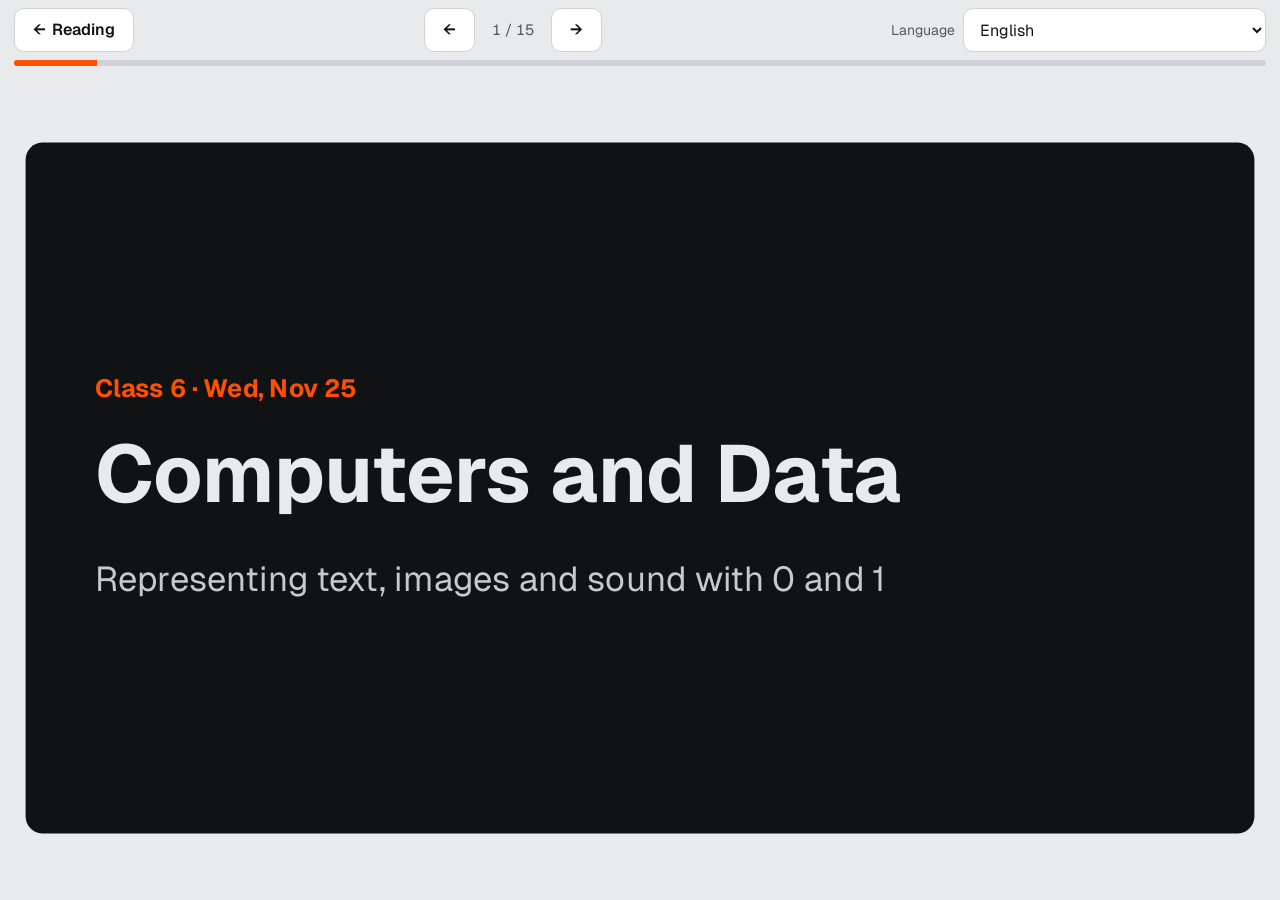
<file: lessons/06/slides.html>
<!DOCTYPE html>
<html lang="ja">
<head>
<meta charset="utf-8">
<meta name="viewport" content="width=device-width, initial-scale=1">
<title>第6回 スライド</title>
<link rel="preconnect" href="https://fonts.googleapis.com"><link rel="preconnect" href="https://fonts.gstatic.com" crossorigin>
<link href="https://fonts.googleapis.com/css2?family=Geist:wght@400;600;700&family=Noto+Sans+JP:wght@400;700&family=Noto+Sans+SC:wght@400;700&family=Noto+Sans+Devanagari:wght@400;700&family=Noto+Sans+Bengali:wght@400;700&family=Noto+Sans+Sinhala:wght@400;700&family=Noto+Sans+Myanmar:wght@400;700&display=swap" rel="stylesheet">
<link rel="stylesheet" href="../../assets/style.css">
<style>
html,body{height:100%}
body{display:flex;flex-direction:column;overflow:hidden}
.bar{display:flex;gap:10px;align-items:center;justify-content:space-between;padding:8px 14px;flex-wrap:wrap}
.bar .grp{display:flex;gap:8px;align-items:center;flex-wrap:wrap}
.bar .count{font-variant-numeric:tabular-nums;color:var(--sub);font-size:15px;min-width:4em;text-align:center}
.viewport{flex:1;position:relative;overflow:hidden}
.stage{position:absolute;left:50%;top:50%;width:1280px;height:720px;transform-origin:0 0;background:var(--card);border-radius:18px;padding:56px 72px;display:flex;flex-direction:column;overflow:hidden}
.stage h2{font-size:54px;line-height:1.15;margin:0 0 28px}
.stage ul{font-size:34px;line-height:1.5;margin:0;padding-left:1.1em}
.stage li{margin:6px 0}
.stage.title{justify-content:center;background:var(--ink);color:var(--bg)}
.stage.title h2{font-size:84px}
.stage.title p{font-size:36px;margin:0;opacity:.85}
.stage.title .k{font-size:26px;color:var(--acc);font-weight:700;margin-bottom:18px}
.stage.title rt{color:inherit;opacity:.7}
.twocol{display:grid;grid-template-columns:minmax(0,4fr) minmax(0,6fr);gap:36px;flex:1;min-height:0}
.twocol ul{font-size:30px}
.toolbox{overflow:auto;min-height:0}
.toolbox .tool{margin:0;font-size:18px}
.toolbox .tool h3{font-size:22px}
.big{font-size:44px;font-weight:700;color:var(--acc);margin-top:18px}
.pip{height:6px;background:var(--rule);border-radius:3px;margin:0 14px 10px;overflow:hidden}
.pip i{display:block;height:100%;background:var(--acc);width:0}
</style>
</head>
<body>
<div class="bar">
 <div class="grp"><a class="btn" id="home" href="index.html">← <span data-t="openRead"></span></a></div>
 <div class="grp"><button class="btn" id="prev" aria-label="prev">←</button><span class="count" id="count"></span><button class="btn" id="next" aria-label="next">→</button></div>
 <label class="langsel"><span data-t="lang"></span><select id="lang"></select></label>
</div>
<div class="pip"><i id="pip"></i></div>
<div class="viewport" id="vp"><div class="stage" id="stage"></div></div>
<script src="../../assets/core.js"></script>
<script src="../../assets/schedule.js"></script>
<script src="../../assets/tools.js"></script>
<script>
{
const ID = "06";
const { rb, fill, detect, loadAll, langSelect, apply, fillText, locale, plain, esc } = window.AI;
let lang = detect(), U, L, i = 0;
const stage = document.getElementById("stage"), vp = document.getElementById("vp");
try { const h = parseInt(location.hash.slice(1), 10); if (h > 0) i = h - 1; } catch (e) {}
function fit() {
  const s = Math.min(vp.clientWidth / 1280, vp.clientHeight / 720) * 0.96;
  stage.style.transform = `scale(${s}) translate(-50%,-50%)`;
  stage.style.transformOrigin = "0 0";
  stage.style.left = "50%"; stage.style.top = "50%";
  stage.style.transform = `translate(-50%,-50%) scale(${s})`;
  stage.style.transformOrigin = "50% 50%";
}
function show() {
  const u = U.ui, S = L.slides, x = S[i], sch = SCHEDULE.find(z => z.id === ID);
  const li = a => `<ul>${a.map(b => `<li>${rb(b)}</li>`).join("")}</ul>`;
  stage.className = "stage" + (x.kind === "title" ? " title" : "");
  if (x.kind === "title") {
    stage.innerHTML = `<div class="k">${rb(fill(u.cls, { k: sch.n }))} · ${esc(fmtDate(sch.date, locale(lang)))}</div><h2>${rb(L.title)}</h2><p>${rb(L.sub)}</p>`;
  } else if (x.tool) {
    stage.innerHTML = `<h2>${rb(x.t)}</h2><div class="twocol"><div>${li(x.b || [])}</div><div class="toolbox"><div data-tool="${x.tool}"></div></div></div>`;
    Tools.mount(stage, u);
  } else {
    stage.innerHTML = `<h2>${rb(x.t)}</h2>${li(x.b || [])}${x.big ? `<div class="big">${rb(x.big)}</div>` : ""}`;
  }
  document.getElementById("count").textContent = `${i + 1} / ${S.length}`;
  document.getElementById("pip").style.width = ((i + 1) / S.length * 100) + "%";
  document.getElementById("prev").disabled = i === 0;
  document.getElementById("next").disabled = i === S.length - 1;
  try { history.replaceState(null, "", location.pathname + location.search + "#" + (i + 1)); } catch (e) {}
}
const go = d => { const n = i + d; if (!L || n < 0 || n >= L.slides.length) return; i = n; show(); };
async function render() {
  [U, L] = await loadAll(["../../assets/i18n", "i18n"], lang);
  apply(lang); fillText(U.ui);
  document.title = plain(L.title);
  document.getElementById("home").href = `index.html?lang=${lang}`;
  i = Math.min(i, L.slides.length - 1);
  show(); fit();
}
document.getElementById("prev").onclick = () => go(-1);
document.getElementById("next").onclick = () => go(1);
document.addEventListener("keydown", e => {
  if (e.target.closest("input,select,textarea")) return;
  if (e.key === "ArrowRight" || e.key === "PageDown") { e.preventDefault(); go(1); }
  if (e.key === "ArrowLeft" || e.key === "PageUp") { e.preventDefault(); go(-1); }
});
let sx = null;
vp.addEventListener("touchstart", e => { if (e.target.closest(".toolbox")) return; sx = e.touches[0].clientX; }, { passive: true });
vp.addEventListener("touchend", e => { if (sx === null) return; const dx = e.changedTouches[0].clientX - sx; if (Math.abs(dx) > 60) go(dx < 0 ? 1 : -1); sx = null; });
const ro = new ResizeObserver(fit); ro.observe(vp);
langSelect(document.getElementById("lang"), lang, v => { lang = v; render(); });
render();
}
</script>
</body>
</html>
</file>
<file: assets/style.css>
/* VOICE: friendly classroom material, clear and calm
   IDEA: a route map of lessons; each lesson is a station
   PICTURE: big interactive tools (binary cards, pixel grid, sound wave)
   COLOUR and TYPE: aluminium ground, black ink, one orange pointer; Geist + Noto
   LAYOUT: one readable column for reading, 16:9 stage for slides */
:root{color-scheme:light dark;--bg:light-dark(#e9eaec,#141517);--card:light-dark(#fff,#1d1f22);--ink:light-dark(#111214,#eceef0);--sub:light-dark(#55585e,#a3a7ae);--line:light-dark(#111214,#d8dbe0);--rule:light-dark(#cfd2d6,#2e3136);--acc:#ff4f00;--accsoft:light-dark(#ffe6da,#3a1c0f);--acctext:light-dark(#9a2f00,#ffb08c);--ok:light-dark(#0b7a43,#5fd39a);--ng:light-dark(#b3261e,#ff8a80)}
:root[data-theme=light]{color-scheme:light}:root[data-theme=dark]{color-scheme:dark}
*{box-sizing:border-box;min-width:0}
body{margin:0;background:var(--bg);color:var(--ink);font:17px/1.75 "Geist","Noto Sans JP","Noto Sans SC","Noto Sans Devanagari","Noto Sans Bengali","Noto Sans Sinhala","Noto Sans Myanmar",system-ui,sans-serif;overflow-x:clip}
html:lang(my) body{line-height:1.95}
rt{font-size:.55em;color:var(--sub)}
a{color:inherit;text-decoration-color:var(--acc);text-underline-offset:3px}
h1{font-size:clamp(30px,5vw,46px);line-height:1.15;margin:0 0 10px;text-wrap:balance}
h2{font-size:clamp(22px,3vw,28px);line-height:1.3;margin:0 0 12px}
h3{font-size:18px;margin:18px 0 8px}
.wrap{max-width:860px;margin:0 auto;padding:0 max(4vw,16px)}
.top{display:flex;justify-content:space-between;align-items:center;gap:12px;flex-wrap:wrap;padding:16px 0}
.top a.home{font-weight:700;text-decoration:none}
.langsel{display:flex;align-items:center;gap:8px;font-size:14px;color:var(--sub)}
.langsel span{white-space:nowrap}
select,input[type=text]{min-height:44px;font:inherit;font-size:16px;color:var(--ink);background:var(--card);border:1px solid var(--rule);border-radius:10px;padding:0 12px;max-width:100%}
select:focus-visible,input:focus-visible,button:focus-visible,a:focus-visible{outline:3px solid var(--acc);outline-offset:2px}
.btn{min-height:44px;padding:0 18px;border-radius:10px;border:1px solid var(--rule);background:var(--card);color:var(--ink);font:inherit;font-size:16px;font-weight:600;cursor:pointer;display:inline-flex;align-items:center;gap:6px;text-decoration:none}
.btn:hover{border-color:var(--ink)}
.btn.primary{background:var(--acc);border-color:var(--acc);color:#fff}
.card{background:var(--card);border-radius:16px;padding:clamp(18px,3vw,32px);margin:18px 0}
.tag{display:inline-block;font-size:13px;font-weight:600;background:var(--accsoft);color:var(--acctext);padding:3px 10px;border-radius:999px}
.note{font-size:14px;color:var(--sub)}
.goal li,.sum li{margin:4px 0}
.goalbox{border:2px solid var(--acc);border-radius:16px;padding:6px 22px 14px;background:var(--card)}
/* tools */
.tool{background:var(--bg);border-radius:14px;padding:16px;margin:16px 0}
.tool h3{margin-top:0}
.tool .help{font-size:14px;color:var(--sub);margin:0 0 12px}
.bits{display:grid;grid-template-columns:repeat(8,minmax(0,1fr));gap:6px}
.bit{border:2px solid var(--line);border-radius:10px;background:var(--card);color:var(--ink);font:inherit;cursor:pointer;padding:8px 2px;display:flex;flex-direction:column;align-items:center;gap:2px;min-height:76px}
.bit .v{font-size:13px;color:var(--sub)}
.bit .b{font-size:26px;font-weight:700;line-height:1}
.bit[aria-pressed=true]{background:var(--ink);color:var(--bg);border-color:var(--ink)}
.bit[aria-pressed=true] .v{color:var(--bg)}
.readout{display:flex;flex-wrap:wrap;gap:8px 24px;align-items:baseline;margin-top:12px}
.readout b{font-size:32px;font-variant-numeric:tabular-nums}
.challenge{display:flex;flex-wrap:wrap;gap:8px 14px;align-items:center;margin-top:10px}
.okmsg{color:var(--ok);font-weight:700}
.chars{width:100%;border-collapse:collapse;margin-top:12px;font-size:15px}
.chars th,.chars td{text-align:left;padding:6px 8px;border-bottom:1px solid var(--rule);vertical-align:top}
.chars th{font-size:13px;color:var(--sub);font-weight:500}
.chars td.c{font-size:24px}
.chars code{font-family:ui-monospace,SFMono-Regular,Menlo,monospace;font-size:13px;overflow-wrap:anywhere}
.pxwrap{display:flex;flex-wrap:wrap;gap:16px;align-items:flex-start}
.px{display:grid;grid-template-columns:repeat(8,30px);gap:2px;background:var(--rule);padding:2px;border-radius:6px;touch-action:none}
.px button{width:30px;height:30px;border:0;padding:0;background:#fff;cursor:pointer}
.px button[aria-pressed=true]{background:#111214}
.pxcode{font-family:ui-monospace,SFMono-Regular,Menlo,monospace;font-size:16px;line-height:32px;margin:0;letter-spacing:2px}
.colwrap{display:flex;flex-wrap:wrap;gap:16px;align-items:center}
.swatch{width:120px;height:120px;border-radius:14px;border:1px solid var(--rule)}
.sliders{flex:1 1 220px;display:grid;gap:8px}
.sliders label{display:grid;grid-template-columns:3.5em minmax(0,1fr) 3em;gap:8px;align-items:center;font-size:15px}
.sliders output{font-variant-numeric:tabular-nums;text-align:right}
input[type=range]{width:100%;accent-color:var(--acc);min-height:32px}
.wave svg{width:100%;height:auto;display:block;background:var(--card);border-radius:10px}
/* quiz */
.q{border-top:1px solid var(--rule);padding:14px 0}
.q:first-of-type{border-top:0}
.q p{font-weight:600;margin:0 0 8px}
.opts{display:grid;gap:8px}
.opts label{display:flex;gap:10px;align-items:center;background:var(--bg);border-radius:10px;padding:8px 12px;cursor:pointer;min-height:44px}
.opts input{width:20px;height:20px;accent-color:var(--acc);flex:none}
.fb{margin:8px 0 0;font-size:15px}
.fb.ok b{color:var(--ok)}.fb.ng b{color:var(--ng)}
.err{color:var(--ng);font-size:14px;margin:8px 0 0}
.score{font-size:22px;font-weight:700;margin:12px 0}
footer{padding:24px 0 40px;font-size:14px;color:var(--sub)}
@media(max-width:520px){.px{grid-template-columns:repeat(8,26px)}.px button{width:26px;height:26px}.bit .b{font-size:20px}.bit{min-height:64px}.bits{gap:4px}}
@media(prefers-reduced-motion:no-preference){.bit{transition:background .15s,color .15s}}
/* encodings */
.chips{display:flex;flex-wrap:wrap;gap:6px;margin:4px 0}
.chip{min-height:40px;min-width:44px;padding:0 12px;border-radius:999px;border:1px solid var(--rule);background:var(--card);color:var(--ink);font:inherit;font-size:18px;cursor:pointer}
.chip:hover{border-color:var(--ink)}
.enccard{background:var(--card);border-radius:12px;padding:12px;margin-top:12px}
.encch{font-size:44px;line-height:1.2;display:flex;align-items:baseline;gap:14px;flex-wrap:wrap}
.encch span{font-size:14px;color:var(--sub);font-family:ui-monospace,SFMono-Regular,Menlo,monospace}
.chars.enc th span{display:block;font-size:12px;color:var(--sub);font-weight:400}
.chars.enc tbody th{font-weight:600;font-size:14px;white-space:nowrap;color:var(--ink)}
.chars.enc code.hx{font-size:17px;font-weight:700;color:var(--acctext)}
.chars.enc tr.no td{color:var(--sub)}
.mojisel{display:flex;flex-wrap:wrap;gap:8px 12px;align-items:flex-end;margin:10px 0}
.mojisel label{display:grid;gap:2px;font-size:14px;color:var(--sub)}
.mojisel .arrow{font-size:24px;padding-bottom:6px}
.mojiout{background:var(--card);border-radius:12px;padding:12px;display:grid;gap:8px;margin-top:8px}
.mojiout code{display:block;font-family:ui-monospace,SFMono-Regular,Menlo,monospace;font-size:14px;overflow-wrap:anywhere}
.o-res{font-size:28px;line-height:1.4;overflow-wrap:anywhere}
/* photo */
.photowrap{display:flex;flex-wrap:wrap;gap:16px;align-items:flex-start;margin-top:10px}
.mosaic{width:min(100%,384px);height:auto;image-rendering:pixelated;border-radius:8px;touch-action:none;cursor:crosshair;background:var(--card)}
.pxinfo{flex:1 1 260px}
.pxsw{height:56px;border-radius:10px;border:1px solid var(--rule);margin-bottom:6px}
.pxinfo table{width:100%}.pxinfo th{white-space:nowrap;padding-right:6px;font-size:13px;color:var(--sub);font-weight:500}.pxinfo td{white-space:nowrap;padding:6px 4px}.pxinfo code{font-size:13px}
.ch{display:inline-block;width:1.4em;text-align:center;border-radius:4px;font-weight:700;font-size:12px;color:#fff}
.ch0{background:#d62828}.ch1{background:#2a9d3a}.ch2{background:#1e5bd8}
/* horse racing */
.racehead{display:flex;flex-wrap:wrap;gap:4px 14px;align-items:baseline;margin:6px 0}
.racehead span{color:var(--sub);font-size:14px}
.racecard td,.racecard th{white-space:nowrap}
.racecard td.hn{font-weight:700}
.waku{display:inline-grid;place-items:center;width:26px;height:26px;border-radius:4px;border:1px solid #999;font-weight:700;font-size:14px}
.oddsrows{display:grid;gap:6px}
.orow{display:grid;grid-template-columns:minmax(0,9em) minmax(0,1fr) 4.5em 4.5em 4.8em;gap:8px;align-items:center;background:var(--card);border-radius:10px;padding:6px 10px;font-size:15px}
.orow .on{font-weight:600;overflow:hidden;text-overflow:ellipsis;white-space:nowrap}
.orow .ob,.orow .op{color:var(--sub);font-size:13px;text-align:right;white-space:nowrap}
.orow .oo{font-weight:700;font-size:20px;text-align:right;font-variant-numeric:tabular-nums;white-space:nowrap}
.orow.fav{outline:2px solid var(--acc)}
.osum{margin-top:10px;font-size:15px}
@media(max-width:560px){.orow{grid-template-columns:minmax(0,1fr) 5.4em 4.6em;}.orow input{grid-column:1/-1;grid-row:2}.orow .ob{display:none}}
</file>
